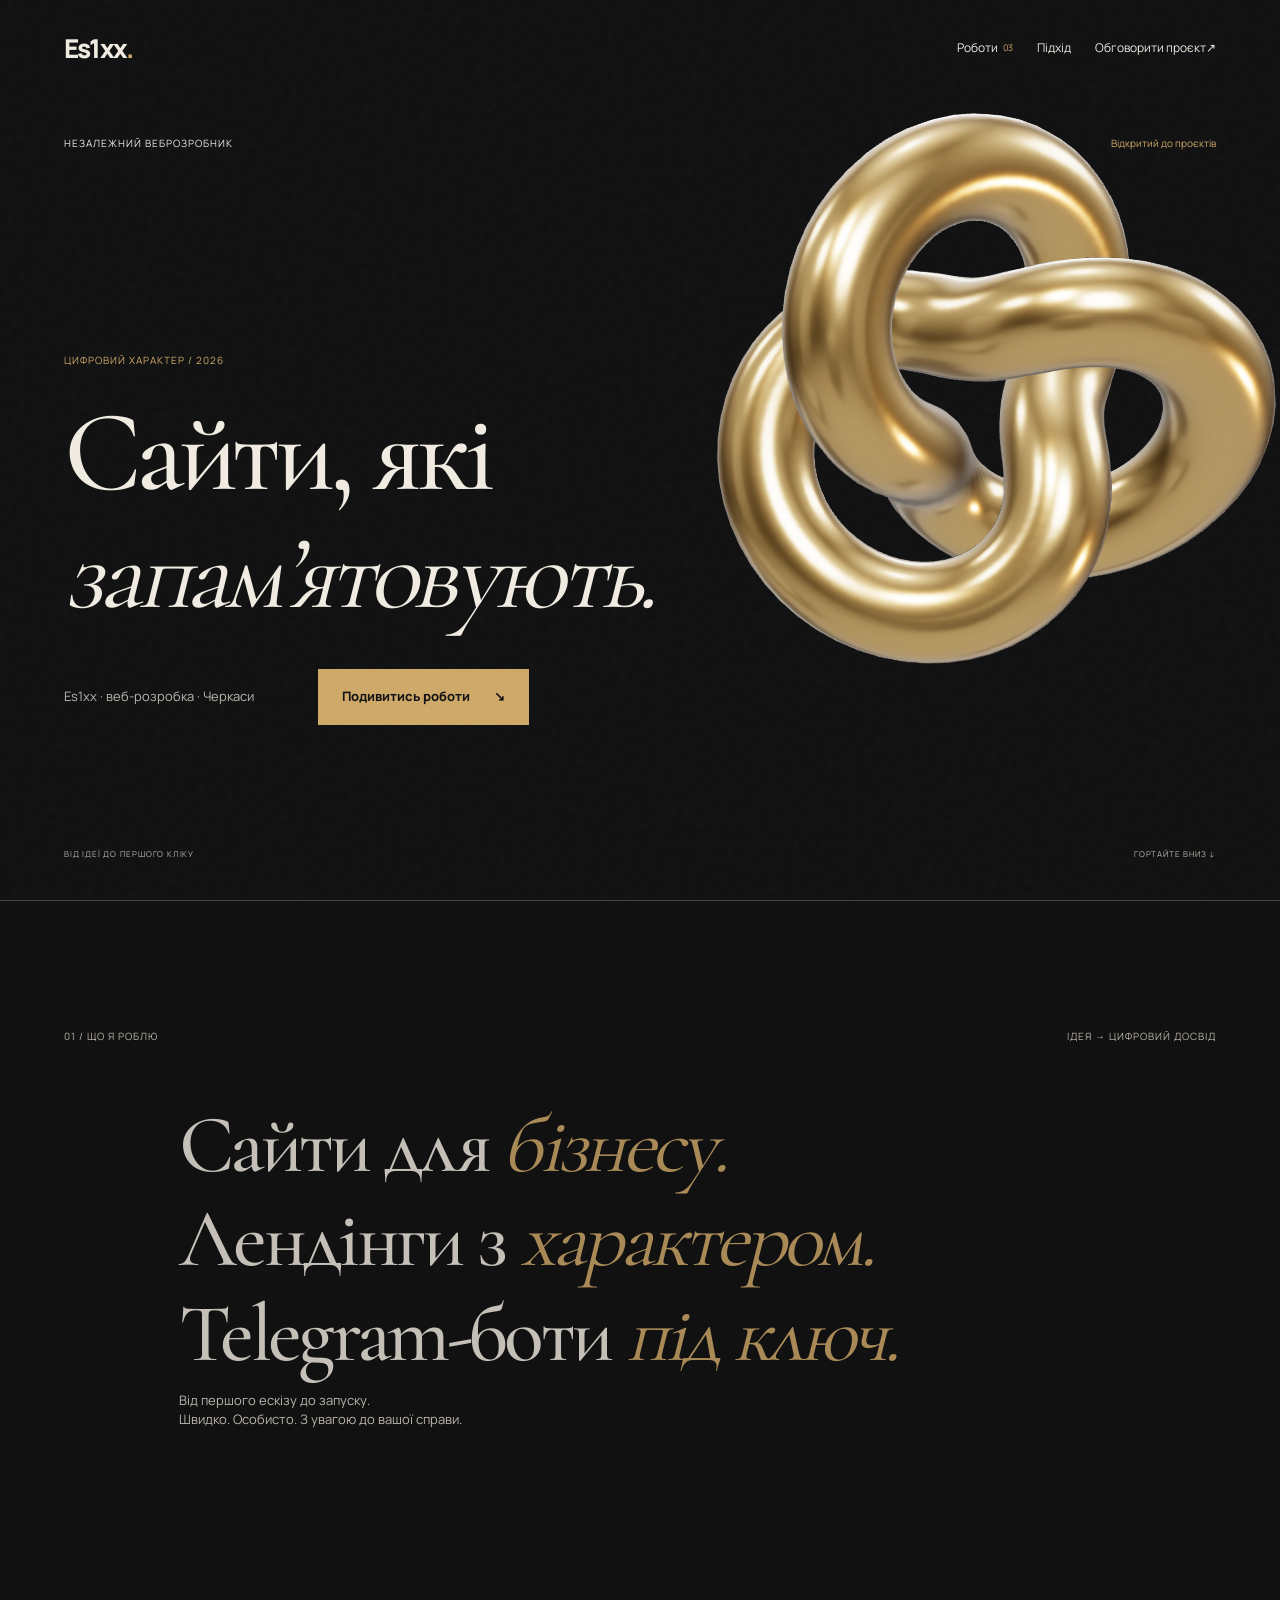
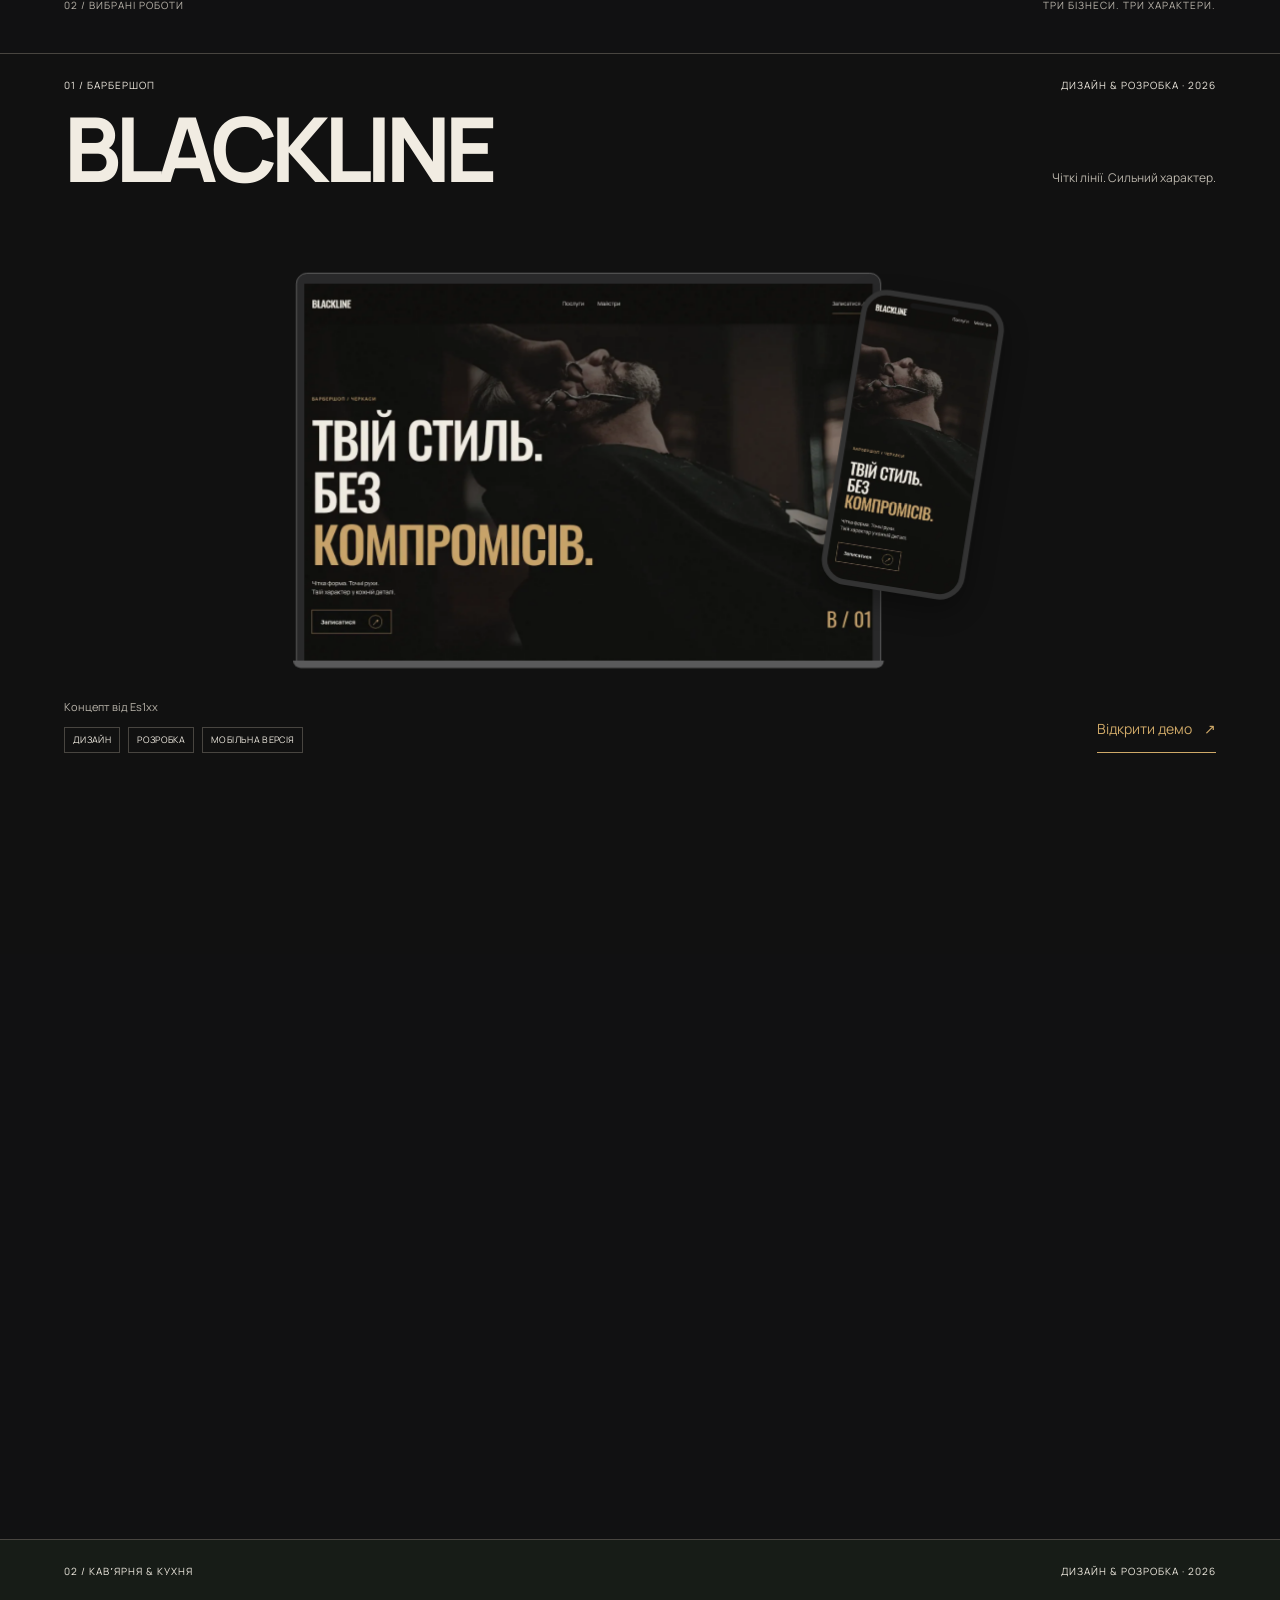
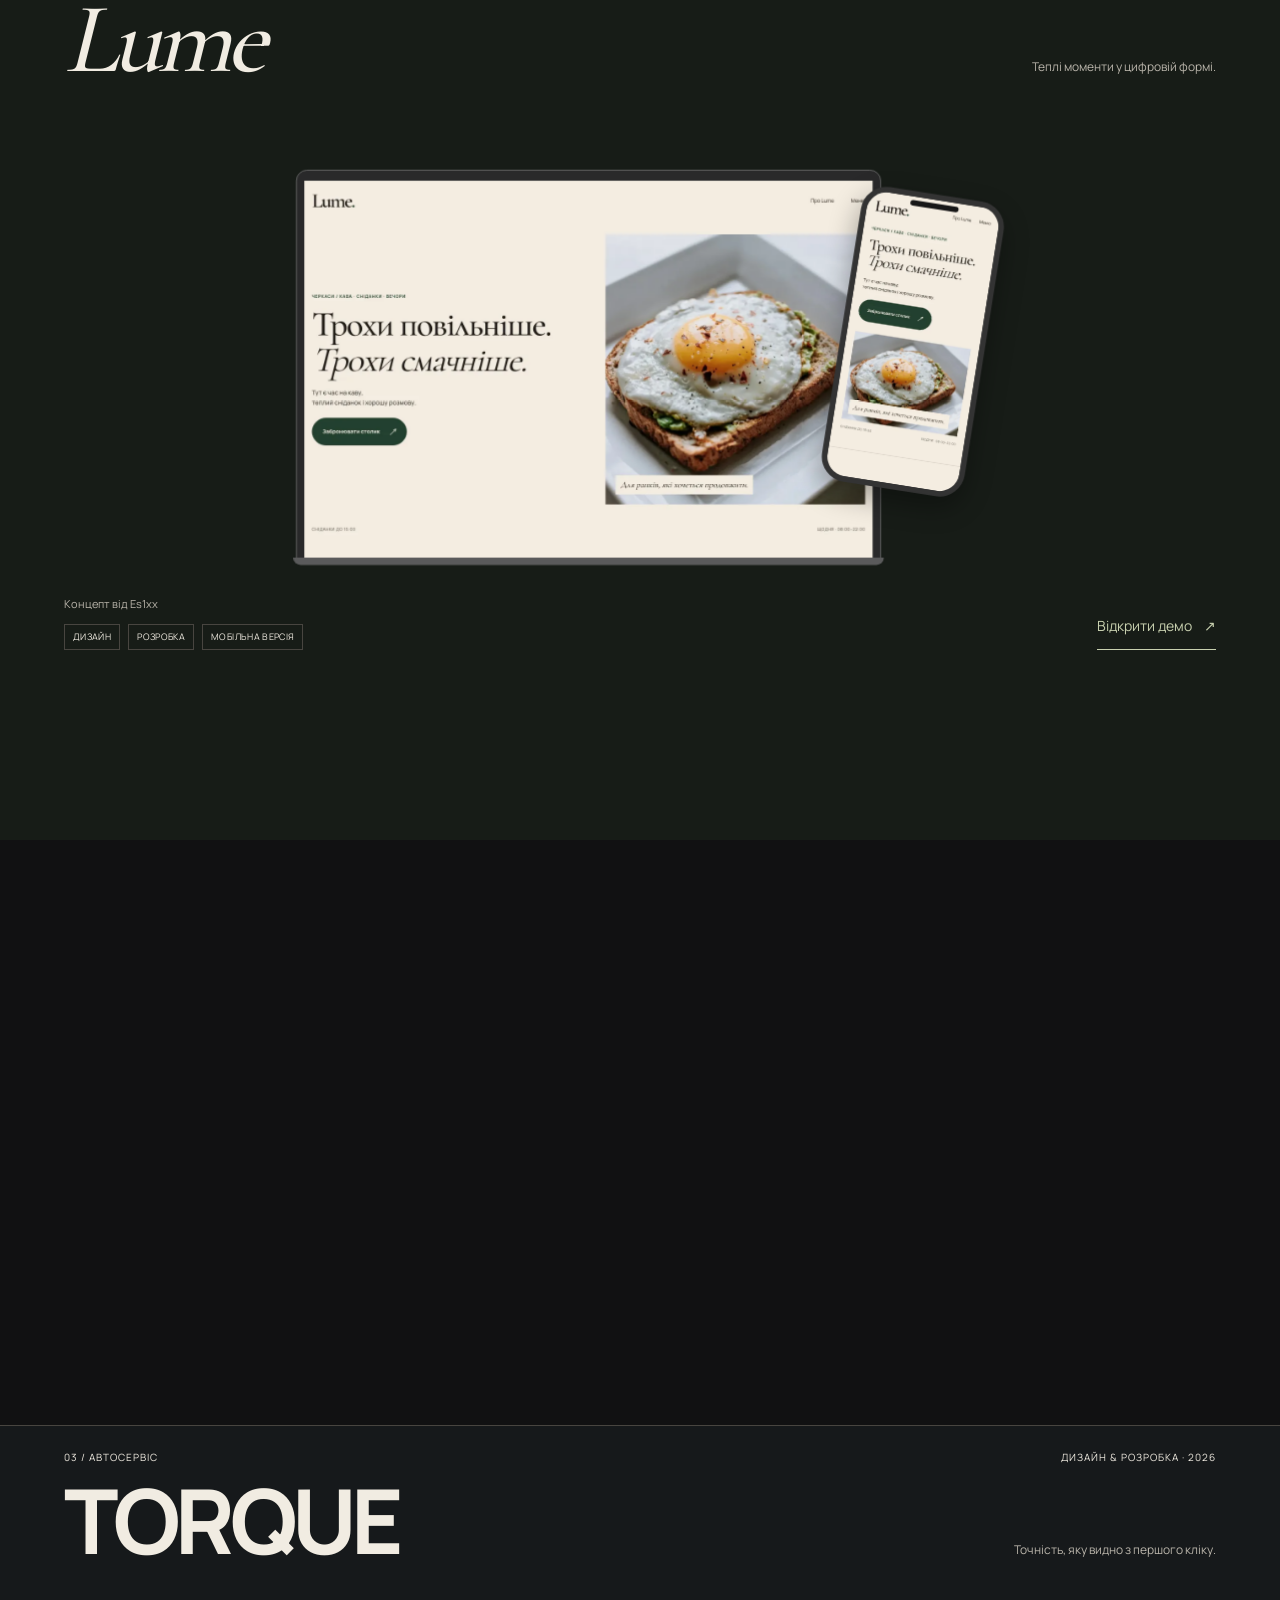
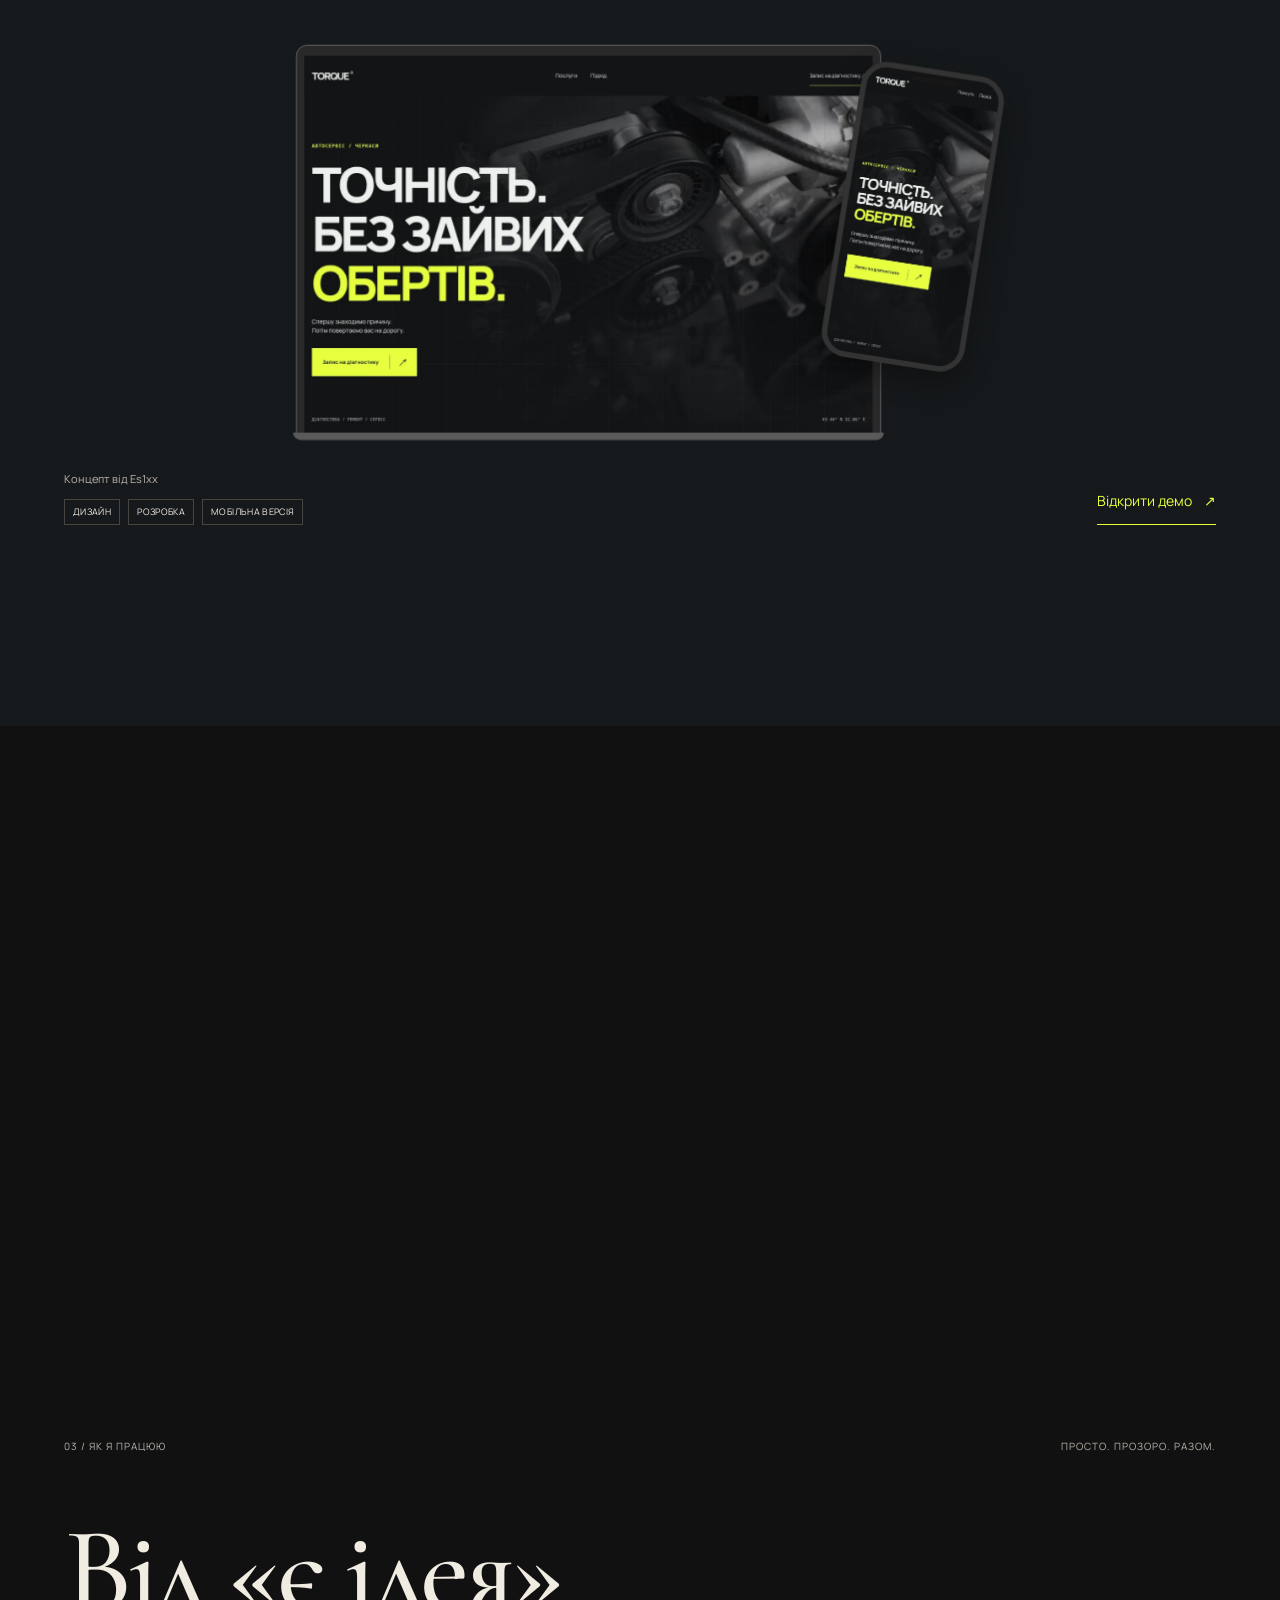
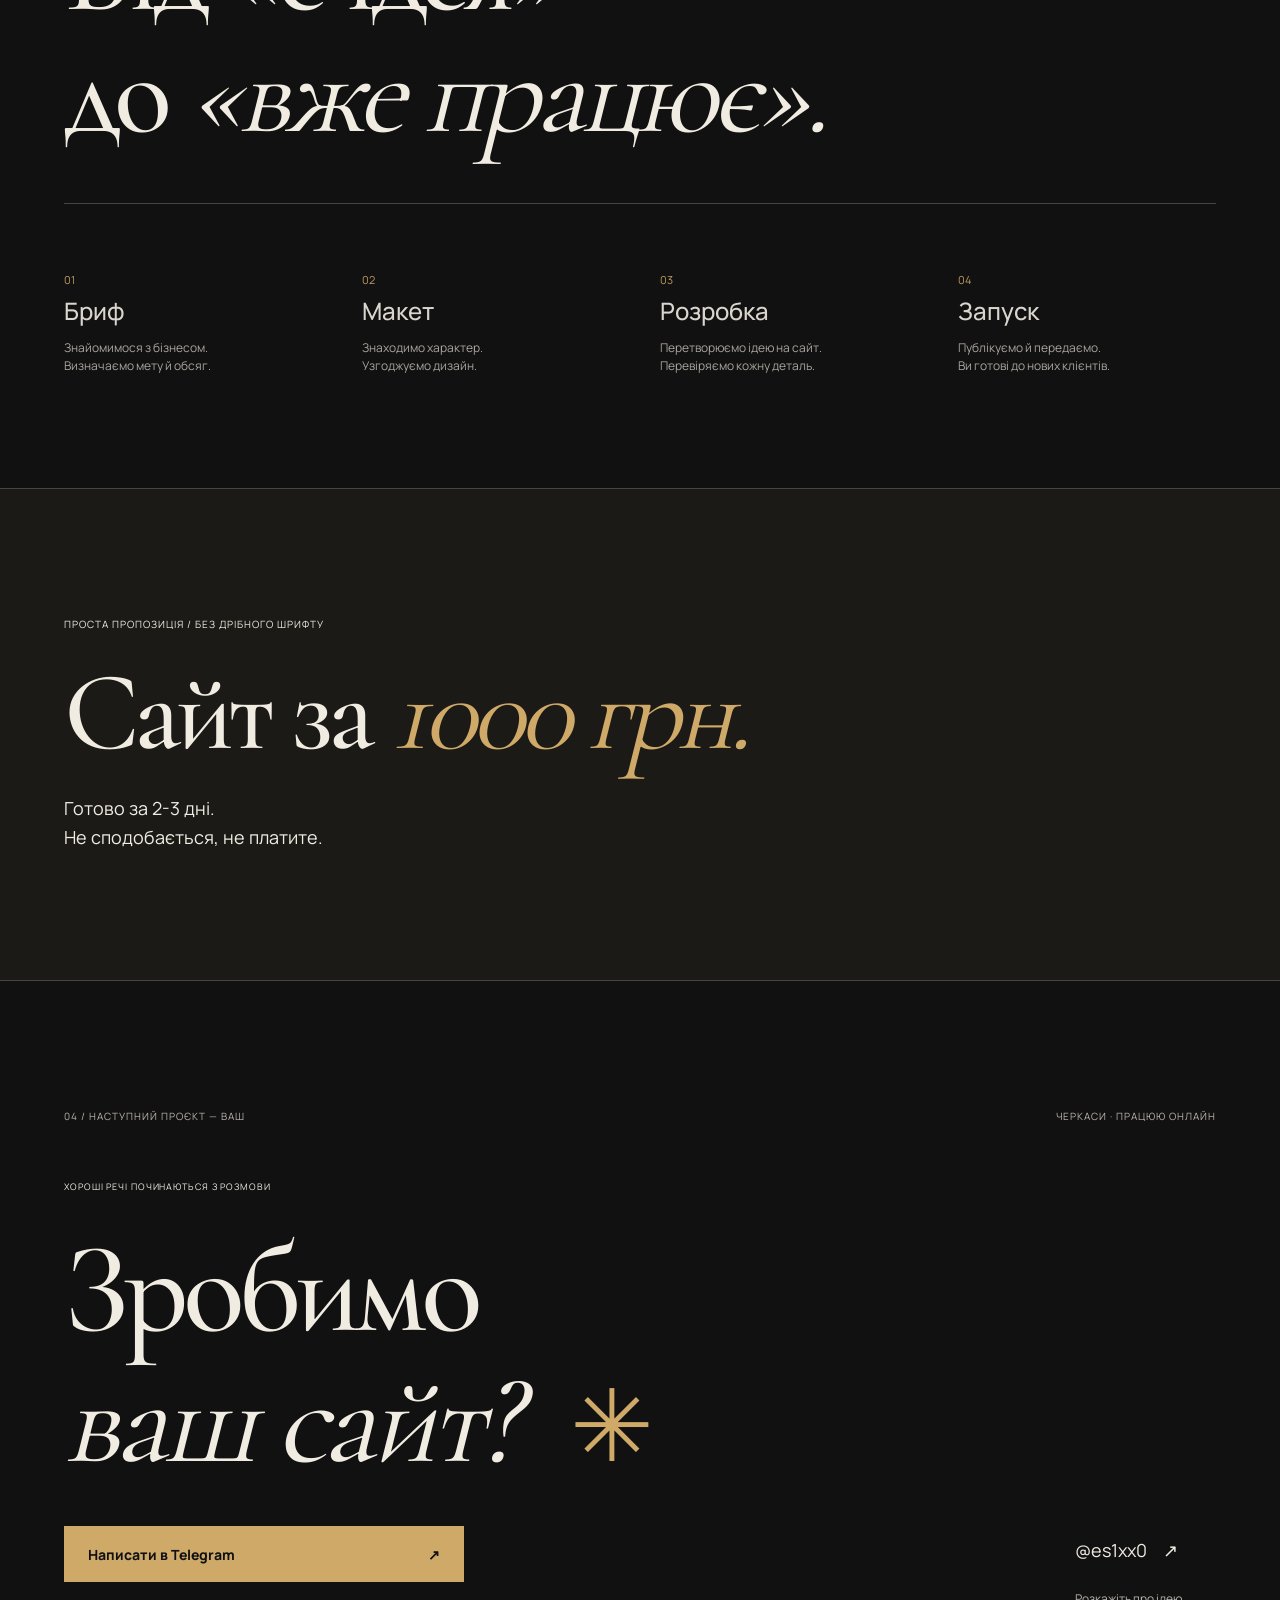
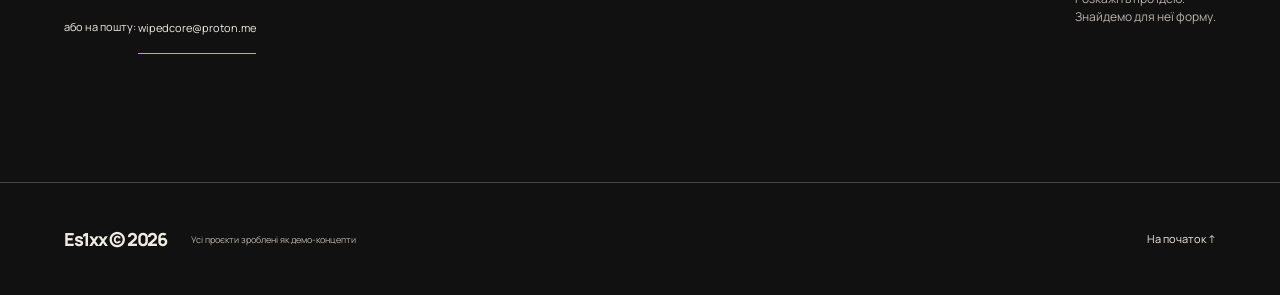
<file: index.html>
<!doctype html>
<html lang="uk">
  <head>
    <meta charset="utf-8" />
    <meta name="viewport" content="width=device-width,initial-scale=1" />
    <title>Es1xx — веброзробка у Черкасах</title>
    <meta
      name="description"
      content="Сайти, які запамʼятовують. Es1xx — сайти для бізнесу, лендінги й Telegram-боти під ключ. Дизайн, розробка, запуск."
    />
    <link rel="canonical" href="https://es1xx.github.io/" />
    <meta name="author" content="Es1xx" />
    <meta property="og:site_name" content="Es1xx — веброзробка" />
    <meta name="theme-color" content="#111112" />
    <meta property="og:type" content="website" />
    <meta property="og:locale" content="uk_UA" />
    <meta property="og:title" content="Es1xx — Сайти, які запамʼятовують" />
    <meta
      property="og:description"
      content="Веброзробка з увагою до вашого бізнесу. Від першої ідеї до запуску."
    />
    <meta property="og:url" content="https://es1xx.github.io/" />
    <meta
      property="og:image"
      content="https://es1xx.github.io/assets/og-es1xx.webp"
    />
    <meta property="og:image:width" content="1200" />
    <meta property="og:image:height" content="630" />
    <meta name="twitter:card" content="summary_large_image" />
    <link rel="icon" href="assets/es1xx-mark.svg" type="image/svg+xml" />
    <link
      rel="preload"
      href="assets/fonts/manrope-cyrillic-wght-normal.woff2"
      as="font"
      type="font/woff2"
      crossorigin
    />
    <link
      rel="preload"
      href="assets/fonts/manrope-latin-wght-normal.woff2"
      as="font"
      type="font/woff2"
      crossorigin
    />
    <link rel="preload" as="image" href="assets/knot.webp" fetchpriority="high"><link rel="stylesheet" href="assets/foundation.css" />
    <link rel="stylesheet" href="assets/portfolio.css" />
    <script>
      setTimeout(() => document.documentElement.classList.add("loaded"), 180);
    </script>
    <script type="module" src="assets/portfolio.js"></script>
    <noscript
      ><style>
        .preloader {
          display: none;
        }
      </style></noscript
    >
  </head>
  <body>
    <a class="skip" href="#main">До вмісту</a>
    <div class="preloader" aria-hidden="true">
      <span>Es1xx<span class="dot">.</span></span
      ><small>Ідея набуває форми</small>
    </div>
    <div class="cursor" aria-hidden="true"></div>
    <div class="scroll-meter" aria-hidden="true"></div>
    <div class="webgl">
      <img
        class="object-fallback"
        src="assets/knot.webp" fetchpriority="high"
        alt="Логотип Es1xx"
        width="700"
        height="700"
      /><canvas id="scene" aria-hidden="true"></canvas>
    </div>
    <header class="header">
      <a class="monogram" href="#home" aria-label="Es1xx — на початок"
        >Es1xx<span>.</span></a
      >
      <nav aria-label="Головна навігація">
        <a href="#works">Роботи <sup>03</sup></a
        ><a href="#process">Підхід</a
        ><a class="nav-contact" href="#contact"
          >Обговорити проєкт <span>↗</span></a
        >
      </nav>
    </header>
    <main id="main">
      <section class="hero" id="home" aria-labelledby="hero-title">
        <div class="hero-top">
          <span class="micro">Незалежний веброзробник</span
          ><span class="availability">Відкритий до проєктів</span>
        </div>
        <div class="hero-content">
          <span class="micro hero-index">Цифровий характер / 2026</span>
          <h1 id="hero-title">Сайти, які<br /><em>запамʼятовують.</em></h1>
          <div class="hero-caption">
            <p>Es1xx · веб-розробка · Черкаси</p>
            <a class="text-link magnetic" href="#works"
              >Подивитись роботи <span aria-hidden="true">↘</span></a
            >
          </div>
        </div>
        <div class="hero-bottom">
          <span class="micro">Від ідеї до першого кліку</span
          ><span class="micro">Гортайте вниз ↓</span>
        </div>
      </section>
      <section class="about section-shell" id="about">
        <div class="section-label">
          <span>01 / Що я роблю</span><span>Ідея → цифровий досвід</span>
        </div>
        <div class="about-copy">
          <h2>
            <span class="reveal-line">Сайти для <em>бізнесу.</em></span
            ><span class="reveal-line">Лендінги з <em>характером.</em></span
            ><span class="reveal-line">Telegram-боти <em>під ключ.</em></span>
          </h2>
          <p>
            Від першого ескізу до запуску.<br />Швидко. Особисто. З увагою до
            вашої справи.
          </p>
        </div>
      </section>
      <div id="works" class="works">
        <div class="section-label section-shell works-label">
          <span>02 / Вибрані роботи</span
          ><span>Три бізнеси. Три характери.</span>
        </div>
        <section
          class="project project-barbershop"
          data-accent="#c6a16d"
          aria-labelledby="project-01"
        >
          <div class="project-inner section-shell">
            <div class="project-top">
              <span class="micro">01 / Барбершоп</span
              ><span class="micro">Дизайн & розробка · 2026</span>
            </div>
            <div class="project-title">
              <h2 id="project-01">BLACKLINE</h2>
              <p>Чіткі лінії. Сильний характер.</p>
            </div>
            <a
              class="devices"
              href="barbershop/"
              aria-label="Переглянути демо BLACKLINE"
              ><div class="laptop">
                <div class="laptop-camera"></div>
                <div class="laptop-screen">
                  <img
                    src="assets/previews/barbershop-desktop.webp"
                    width="1440"
                    height="960"
                    loading="lazy"
                    decoding="async"
                    alt="Десктопна версія сайту BLACKLINE"
                  />
                </div>
                <div class="laptop-base"></div>
              </div>
              <div class="phone">
                <div class="phone-island"></div>
                <img
                  src="assets/previews/barbershop-mobile.webp"
                  width="390"
                  height="844"
                  loading="lazy"
                  decoding="async"
                  alt="Мобільна версія сайту BLACKLINE"
                />
              </div>
              <span class="preview-callout">Відкрити демо ↗</span></a
            >
            <div class="project-bottom">
              <div>
                <p>Концепт від Es1xx</p>
                <div class="project-tags">
                  <span>Дизайн</span><span>Розробка</span
                  ><span>Мобільна версія</span>
                </div>
              </div>
              <a class="demo-link magnetic" href="barbershop/"
                >Відкрити демо <span>↗</span></a
              >
            </div>
          </div>
        </section>
        <section
          class="project project-cafe"
          data-accent="#23412f"
          aria-labelledby="project-02"
        >
          <div class="project-inner section-shell">
            <div class="project-top">
              <span class="micro">02 / Кавʼярня & кухня</span
              ><span class="micro">Дизайн & розробка · 2026</span>
            </div>
            <div class="project-title">
              <h2 id="project-02">Lume</h2>
              <p>Теплі моменти у цифровій формі.</p>
            </div>
            <a class="devices" href="cafe/" aria-label="Переглянути демо Lume"
              ><div class="laptop">
                <div class="laptop-camera"></div>
                <div class="laptop-screen">
                  <img
                    src="assets/previews/cafe-desktop.webp"
                    width="1440"
                    height="960"
                    loading="lazy"
                    decoding="async"
                    alt="Десктопна версія сайту Lume"
                  />
                </div>
                <div class="laptop-base"></div>
              </div>
              <div class="phone">
                <div class="phone-island"></div>
                <img
                  src="assets/previews/cafe-mobile.webp"
                  width="390"
                  height="844"
                  loading="lazy"
                  decoding="async"
                  alt="Мобільна версія сайту Lume"
                />
              </div>
              <span class="preview-callout">Відкрити демо ↗</span></a
            >
            <div class="project-bottom">
              <div>
                <p>Концепт від Es1xx</p>
                <div class="project-tags">
                  <span>Дизайн</span><span>Розробка</span
                  ><span>Мобільна версія</span>
                </div>
              </div>
              <a class="demo-link magnetic" href="cafe/"
                >Відкрити демо <span>↗</span></a
              >
            </div>
          </div>
        </section>
        <section
          class="project project-autoservice"
          data-accent="#e6ff3d"
          aria-labelledby="project-03"
        >
          <div class="project-inner section-shell">
            <div class="project-top">
              <span class="micro">03 / Автосервіс</span
              ><span class="micro">Дизайн & розробка · 2026</span>
            </div>
            <div class="project-title">
              <h2 id="project-03">TORQUE</h2>
              <p>Точність, яку видно з першого кліку.</p>
            </div>
            <a
              class="devices"
              href="autoservice/"
              aria-label="Переглянути демо TORQUE"
              ><div class="laptop">
                <div class="laptop-camera"></div>
                <div class="laptop-screen">
                  <img
                    src="assets/previews/autoservice-desktop.webp"
                    width="1440"
                    height="960"
                    loading="lazy"
                    decoding="async"
                    alt="Десктопна версія сайту TORQUE"
                  />
                </div>
                <div class="laptop-base"></div>
              </div>
              <div class="phone">
                <div class="phone-island"></div>
                <img
                  src="assets/previews/autoservice-mobile.webp"
                  width="390"
                  height="844"
                  loading="lazy"
                  decoding="async"
                  alt="Мобільна версія сайту TORQUE"
                />
              </div>
              <span class="preview-callout">Відкрити демо ↗</span></a
            >
            <div class="project-bottom">
              <div>
                <p>Концепт від Es1xx</p>
                <div class="project-tags">
                  <span>Дизайн</span><span>Розробка</span
                  ><span>Мобільна версія</span>
                </div>
              </div>
              <a class="demo-link magnetic" href="autoservice/"
                >Відкрити демо <span>↗</span></a
              >
            </div>
          </div>
        </section>
      </div>
      <section class="process section-shell" id="process">
        <div class="section-label">
          <span>03 / Як я працюю</span><span>Просто. Прозоро. Разом.</span>
        </div>
        <h2>Від «є ідея»<br />до <em>«вже працює».</em></h2>
        <div class="steps">
          <div class="process-track" aria-hidden="true"><span></span></div>
          <article class="step">
            <span class="step-number">01</span>
            <h3>Бриф</h3>
            <p>Знайомимося з бізнесом.<br />Визначаємо мету й обсяг.</p>
          </article>
          <article class="step">
            <span class="step-number">02</span>
            <h3>Макет</h3>
            <p>Знаходимо характер.<br />Узгоджуємо дизайн.</p>
          </article>
          <article class="step">
            <span class="step-number">03</span>
            <h3>Розробка</h3>
            <p>Перетворюємо ідею на сайт.<br />Перевіряємо кожну деталь.</p>
          </article>
          <article class="step">
            <span class="step-number">04</span>
            <h3>Запуск</h3>
            <p>Публікуємо й передаємо.<br />Ви готові до нових клієнтів.</p>
          </article>
        </div>
      </section>
      <section class="offer section-shell">
        <p class="micro">Проста пропозиція / Без дрібного шрифту</p>
        <h2>Сайт за <em>1000 грн.</em></h2>
        <p>Готово за 2-3 дні.<br />Не сподобається, не платите.</p>
      </section>
      <section class="contact section-shell" id="contact">
        <div class="section-label">
          <span>04 / Наступний проєкт — ваш</span
          ><span>Черкаси · Працюю онлайн</span>
        </div>
        <span class="micro">Хороші речі починаються з розмови</span>
        <h2>
          Зробимо<br /><em>ваш сайт?</em
          ><span class="contact-star" aria-hidden="true">✳</span>
        </h2>
        <div class="contact-bottom">
          <div class="contact-primary">
            <a
              class="contact-button magnetic"
              href="https://t.me/es1xx0"
              target="_blank"
              rel="noopener noreferrer"
              >Написати в Telegram <span aria-hidden="true">↗</span></a
            >
            <p class="email-fallback">
              або на пошту:
              <a href="mailto:wipedcore@proton.me">wipedcore@proton.me</a>
            </p>
          </div>
          <div class="contact-aside">
            <a
              class="contact-handle"
              href="https://t.me/es1xx0"
              target="_blank"
              rel="noopener noreferrer"
              >@es1xx0 <span aria-hidden="true">↗</span></a
            >
            <p>Розкажіть про ідею.<br />Знайдемо для неї форму.</p>
          </div>
        </div>
      </section>
    </main>
    <footer class="footer section-shell">
      <a href="#home" class="footer-brand">Es1xx © 2026</a>
      <div class="footer-contacts">
        <a href="https://t.me/es1xx0" target="_blank" rel="noopener noreferrer"
          >@es1xx0</a
        ><a href="mailto:wipedcore@proton.me">wipedcore@proton.me</a>
      </div>
      <p>Усі проєкти зроблені як демо-концепти</p>
      <a href="#home" class="back-top">На початок ↑</a>
    </footer>
  </body>
</html>
</file>
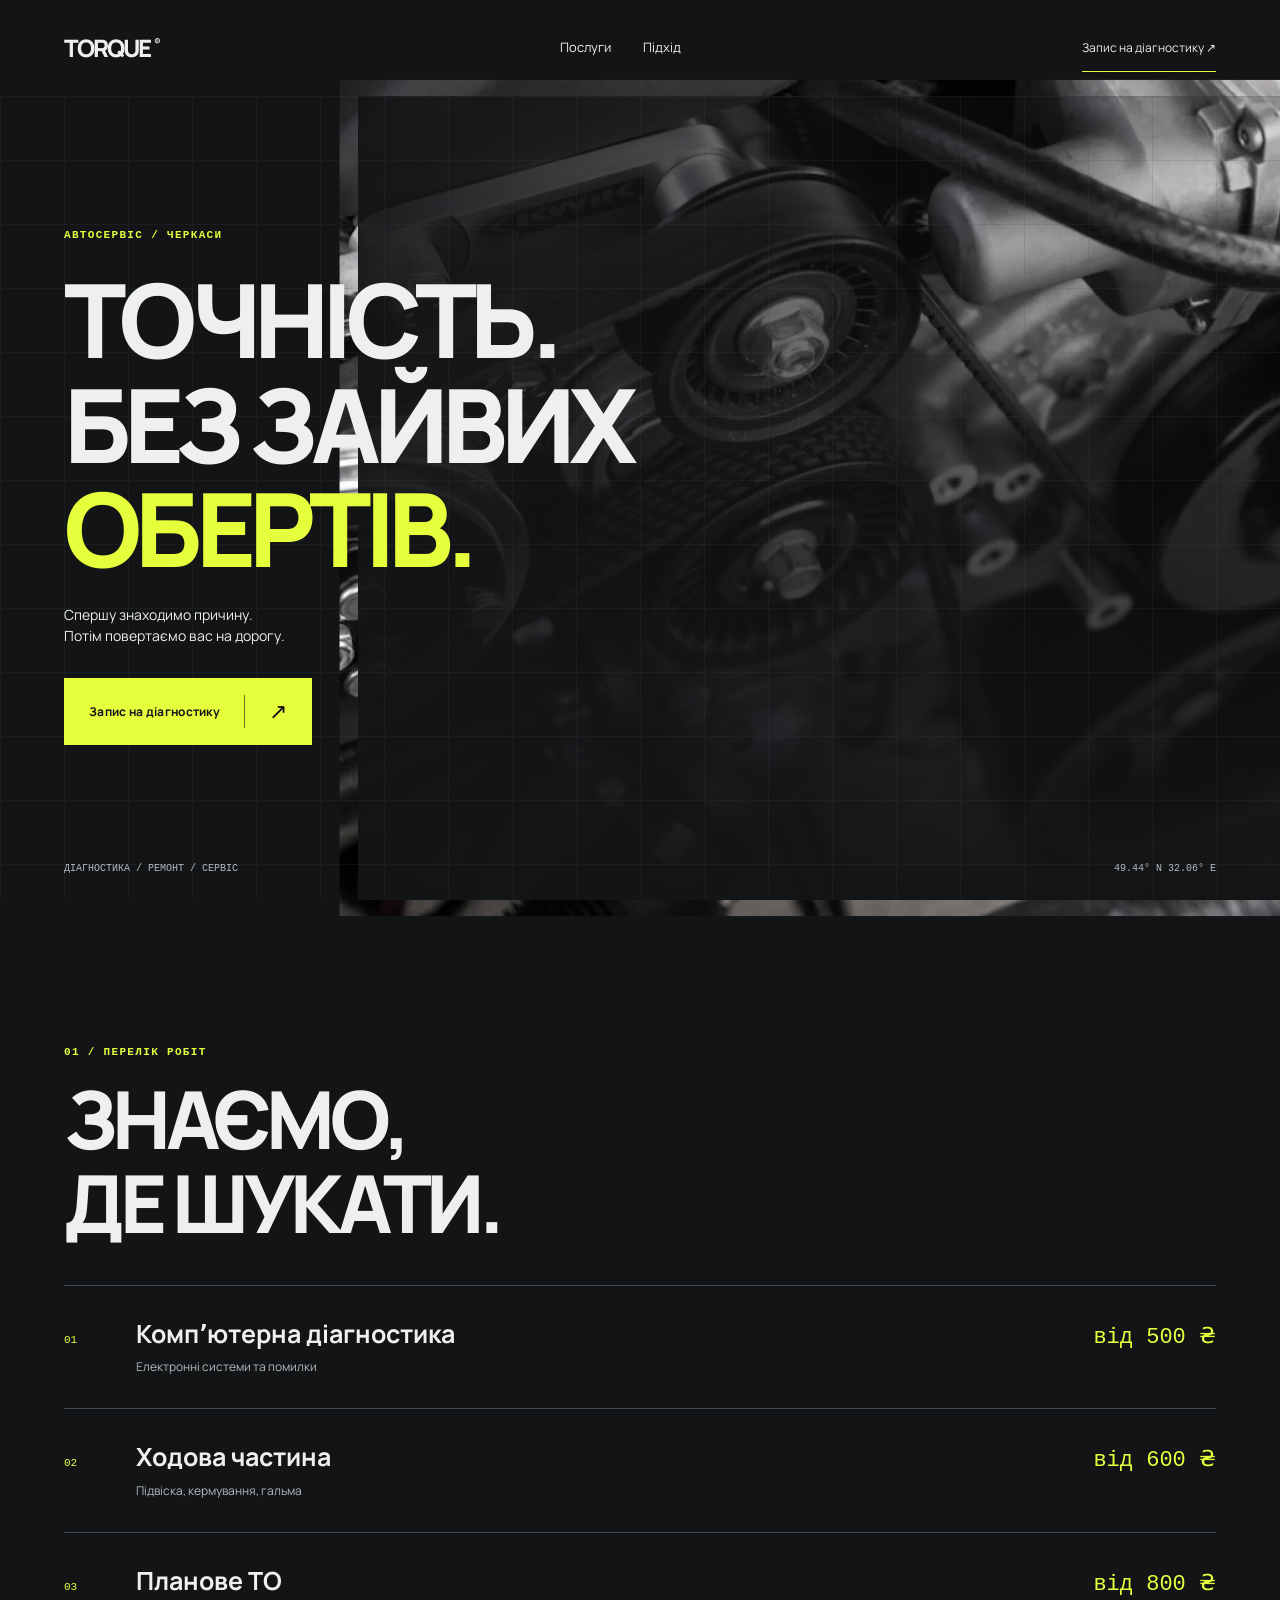
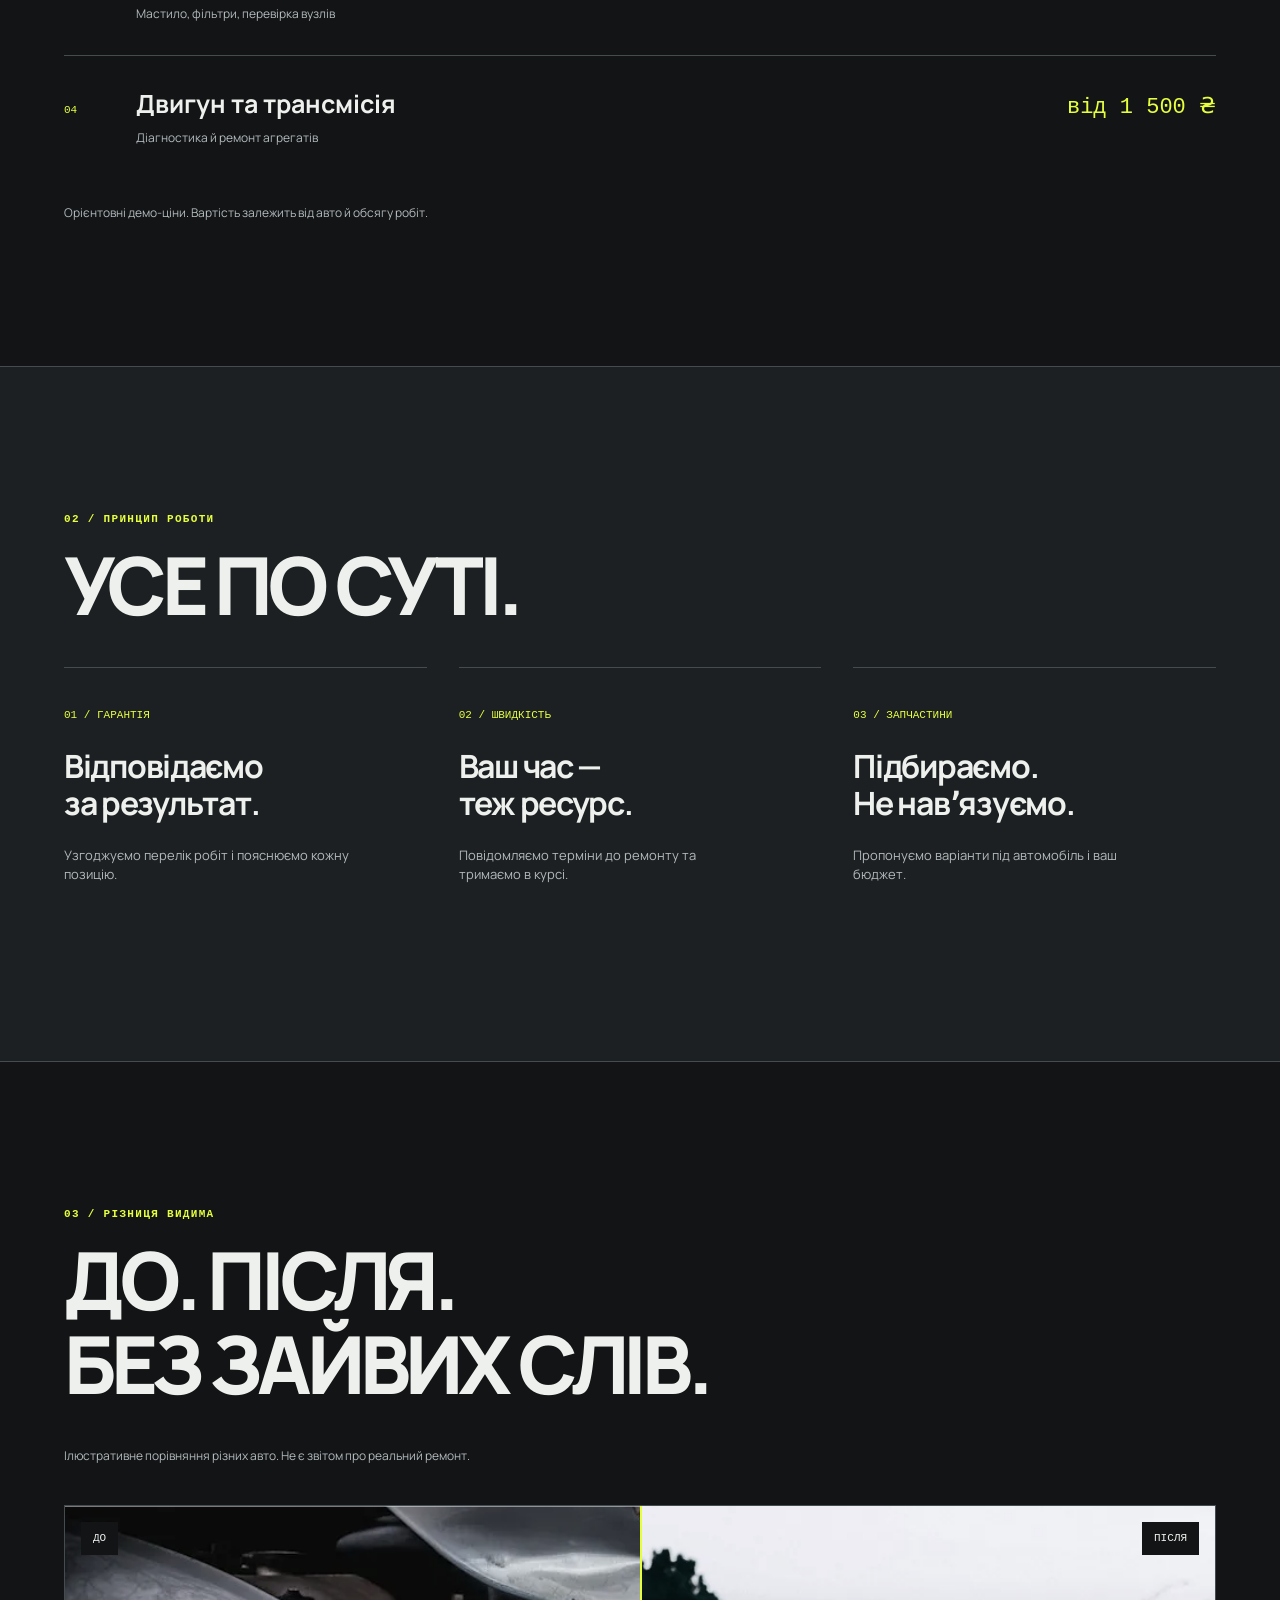
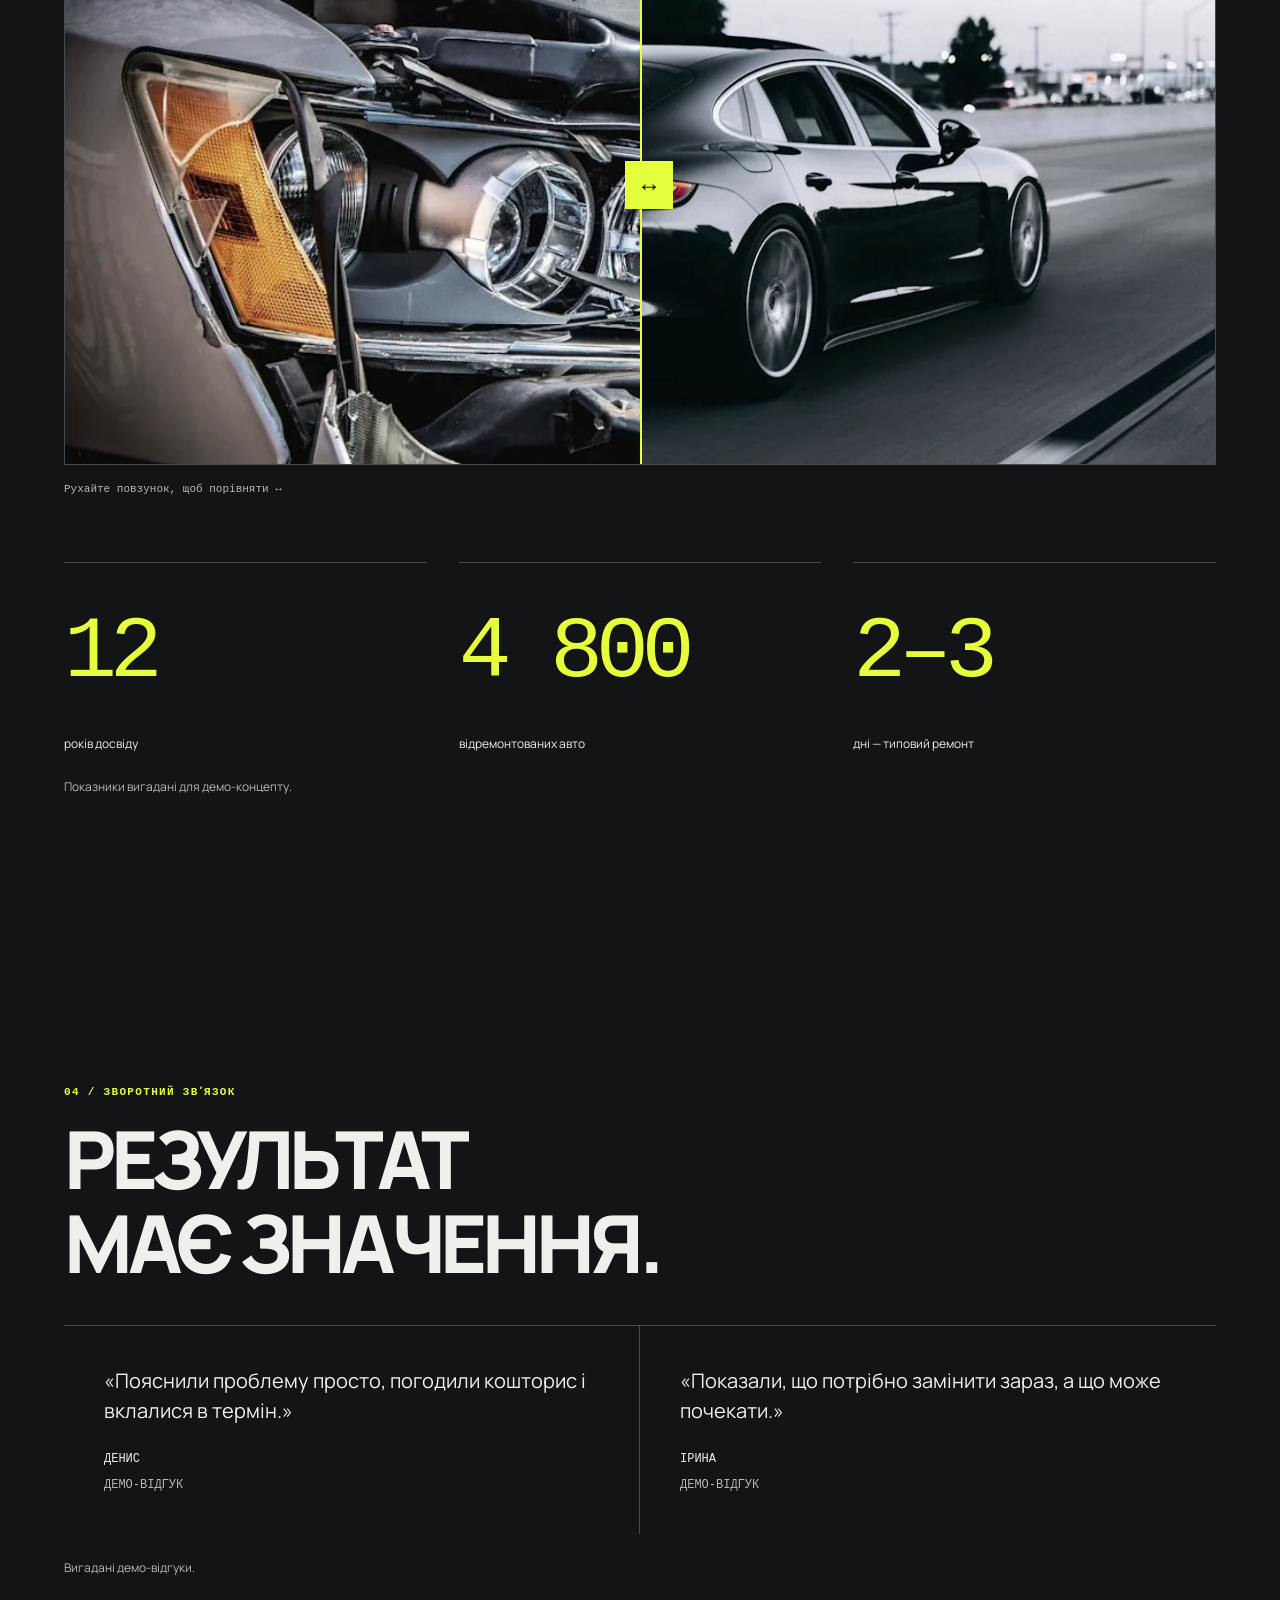
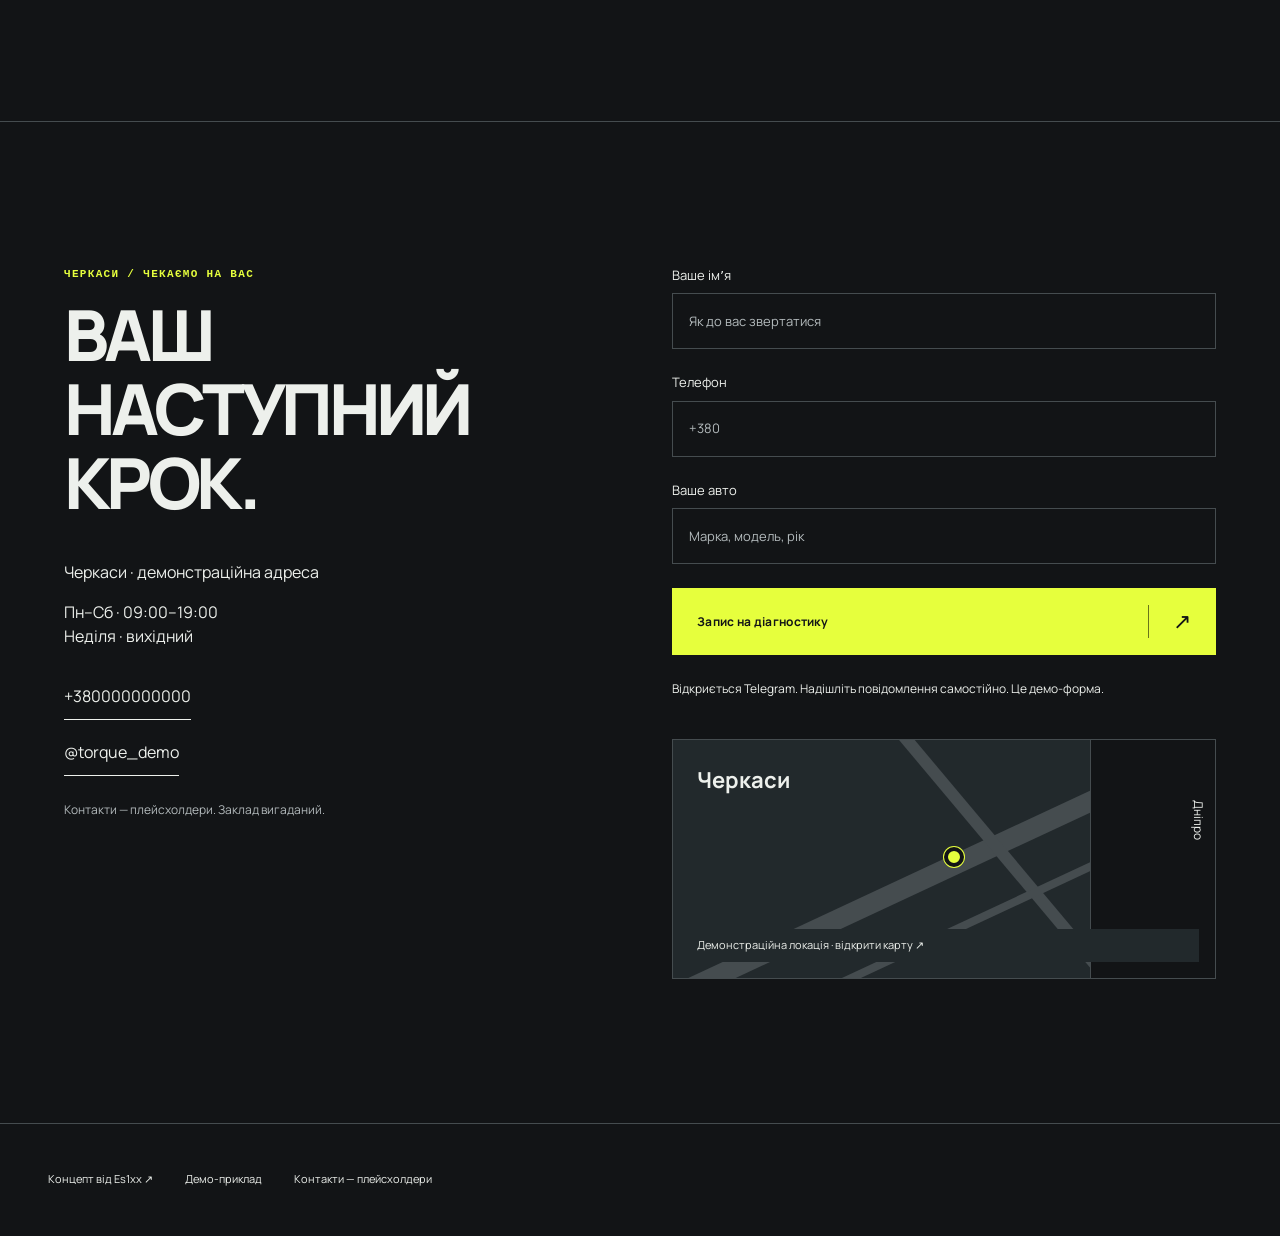
<file: autoservice/index.html>
<!doctype html>
<html lang="uk">
  <head>
    <meta charset="utf-8" />
    <meta name="viewport" content="width=device-width,initial-scale=1" />
    <title>TORQUE — автосервіс у Черкасах | Демо</title>
    <meta
      name="description"
      content="Діагностика та ремонт без зайвих припущень. Демо-концепт автосервісу TORQUE від Es1xx."
    />
    <meta name="theme-color" content="#121416" />
    <link rel="canonical" href="https://es1xx.github.io/autoservice/" />
    <meta property="og:url" content="https://es1xx.github.io/autoservice/" />
    <meta property="og:site_name" content="TORQUE · Демо від Es1xx" />
    <meta property="og:type" content="website" />
    <meta property="og:locale" content="uk_UA" />
    <meta property="og:title" content="TORQUE — автосервіс у Черкасах | Демо" />
    <meta
      property="og:description"
      content="Діагностика та ремонт без зайвих припущень. Демо-концепт автосервісу TORQUE від Es1xx."
    />
    <meta
      property="og:image"
      content="https://es1xx.github.io/assets/og-es1xx.webp"
    />
    <link rel="icon" href="../assets/torque-icon.svg" type="image/svg+xml" />
    <link rel="stylesheet" href="../assets/foundation.css" />
    <link rel="stylesheet" href="../assets/torque.css" />
    <script src="../assets/demo.js" defer></script>
  </head>
  <body class="torque">
    <a class="skip" href="#main">До вмісту</a>
    <header class="mast">
      <a class="brand" href="#home">TORQUE<span>®</span></a>
      <nav aria-label="Навігація">
        <a href="#services">Послуги</a><a href="#approach">Підхід</a>
      </nav>
      <a class="header-cta" href="#contact">Запис на діагностику ↗</a>
    </header>
    <main id="main">
      <section class="hero" id="home">
        <div class="hero-image">
          <img
            class=""
            src="../assets/photos/torque-hero.webp"
            width="1200"
            height="675"
            alt="Майстер працює з двигуном автомобіля"
            fetchpriority="high"
          />
        </div>
        <div class="tech-grid" aria-hidden="true"></div>
        <div class="hero-content">
          <p class="eyebrow">Автосервіс / Черкаси</p>
          <h1>ТОЧНІСТЬ.<br />БЕЗ ЗАЙВИХ<br /><span>ОБЕРТІВ.</span></h1>
          <p>Спершу знаходимо причину.<br />Потім повертаємо вас на дорогу.</p>
          <a class="button hero-cta" href="#contact"
            >Запис на діагностику <span aria-hidden="true">↗</span></a
          >
        </div>
        <div class="hero-spec">
          <span>ДІАГНОСТИКА / РЕМОНТ / СЕРВІС</span
          ><span>49.44° N 32.06° E</span>
        </div>
      </section>
      <section class="section services" id="services">
        <p class="eyebrow">01 / Перелік робіт</p>
        <h2>ЗНАЄМО,<br />ДЕ ШУКАТИ.</h2>
        <div class="service-table">
          <article>
            <span>01</span>
            <div>
              <h3>Компʼютерна діагностика</h3>
              <p>Електронні системи та помилки</p>
            </div>
            <strong>від 500 ₴</strong>
          </article>
          <article>
            <span>02</span>
            <div>
              <h3>Ходова частина</h3>
              <p>Підвіска, кермування, гальма</p>
            </div>
            <strong>від 600 ₴</strong>
          </article>
          <article>
            <span>03</span>
            <div>
              <h3>Планове ТО</h3>
              <p>Мастило, фільтри, перевірка вузлів</p>
            </div>
            <strong>від 800 ₴</strong>
          </article>
          <article>
            <span>04</span>
            <div>
              <h3>Двигун та трансмісія</h3>
              <p>Діагностика й ремонт агрегатів</p>
            </div>
            <strong>від 1 500 ₴</strong>
          </article>
        </div>
        <p class="disclaimer">
          Орієнтовні демо-ціни. Вартість залежить від авто й обсягу робіт.
        </p>
      </section>
      <section class="section approach" id="approach">
        <p class="eyebrow">02 / Принцип роботи</p>
        <h2>УСЕ ПО СУТІ.</h2>
        <div class="reasons">
          <article>
            <span>01 / ГАРАНТІЯ</span>
            <h3>Відповідаємо<br />за результат.</h3>
            <p>Узгоджуємо перелік робіт і пояснюємо кожну позицію.</p>
          </article>
          <article>
            <span>02 / ШВИДКІСТЬ</span>
            <h3>Ваш час —<br />теж ресурс.</h3>
            <p>Повідомляємо терміни до ремонту та тримаємо в курсі.</p>
          </article>
          <article>
            <span>03 / ЗАПЧАСТИНИ</span>
            <h3>Підбираємо.<br />Не навʼязуємо.</h3>
            <p>Пропонуємо варіанти під автомобіль і ваш бюджет.</p>
          </article>
        </div>
      </section>
      <section class="section results">
        <div class="result-heading">
          <p class="eyebrow">03 / Різниця видима</p>
          <h2>ДО. ПІСЛЯ.<br />БЕЗ ЗАЙВИХ СЛІВ.</h2>
          <p class="disclaimer">
            Ілюстративне порівняння різних авто. Не є звітом про реальний
            ремонт.
          </p>
        </div>
        <div class="comparison" style="--split: 50%">
          <div class="before">
            <img
              class=""
              src="../assets/photos/car-before.webp"
              width="1000"
              height="667"
              alt="Автомобіль до відновлення"
              loading="lazy"
              decoding="async"
            /><span>ДО</span>
          </div>
          <div class="after">
            <img
              class=""
              src="../assets/photos/car-after.webp"
              width="1200"
              height="800"
              alt="Чистий доглянутий автомобіль після відновлення"
              loading="lazy"
              decoding="async"
            /><span>ПІСЛЯ</span>
          </div>
          <div class="comparison-line" aria-hidden="true">↔</div>
          <input
            type="range"
            min="0"
            max="100"
            value="50"
            aria-label="Порівняти фото до та після"
          />
        </div>
        <p class="range-hint">Рухайте повзунок, щоб порівняти ↔</p>
        <div class="stats">
          <div>
            <strong data-count="12">12</strong><span>років досвіду</span>
          </div>
          <div>
            <strong data-count="4800">4 800</strong
            ><span>відремонтованих авто</span>
          </div>
          <div>
            <strong
              ><span data-count="2">2</span>–<span data-count="3"
                >3</span
              ></strong
            ><span>дні — типовий ремонт</span>
          </div>
        </div>
        <p class="disclaimer">Показники вигадані для демо-концепту.</p>
      </section>
      <section class="section">
        <p class="eyebrow">04 / Зворотний звʼязок</p>
        <h2>РЕЗУЛЬТАТ<br />МАЄ ЗНАЧЕННЯ.</h2>
        <div class="reviews">
          <figure>
            <blockquote>
              «Пояснили проблему просто, погодили кошторис і вклалися в термін.»
            </blockquote>
            <figcaption>Денис <span>Демо-відгук</span></figcaption>
          </figure>
          <figure>
            <blockquote>
              «Показали, що потрібно замінити зараз, а що може почекати.»
            </blockquote>
            <figcaption>Ірина <span>Демо-відгук</span></figcaption>
          </figure>
        </div>
        <p class="disclaimer">Вигадані демо-відгуки.</p>
      </section>
      <section id="contact" class="contact section">
        <div class="contact-copy">
          <p class="eyebrow">Черкаси / Чекаємо на вас</p>
          <h2>ВАШ НАСТУПНИЙ<br />КРОК.</h2>
          <p>Черкаси · демонстраційна адреса</p>
          <p>Пн–Сб · 09:00–19:00<br />Неділя · вихідний</p>
          <div class="contact-links">
            <a href="tel:+380000000000">+380000000000</a
            ><a href="https://t.me/torque_demo">@torque_demo</a>
          </div>
          <p class="disclaimer">Контакти — плейсхолдери. Заклад вигаданий.</p>
        </div>
        <div class="contact-action">
          <form data-telegram="torque_demo">
            <label
              >Ваше імʼя<input
                name="name"
                autocomplete="given-name"
                required
                placeholder="Як до вас звертатися" /></label
            ><label
              >Телефон<input
                name="phone"
                type="tel"
                autocomplete="tel"
                required
                pattern="[+0-9 ()-]{7,20}"
                placeholder="+380" /></label
            ><label
              >Ваше авто<input
                name="details"
                required
                placeholder="Марка, модель, рік" /></label
            ><button class="button" type="submit">
              Запис на діагностику <span aria-hidden="true">↗</span>
            </button>
            <p class="form-note">
              Відкриється Telegram. Надішліть повідомлення самостійно. Це
              демо-форма.
            </p>
          </form>
          <a
            class="local-map"
            href="https://www.openstreetmap.org/#map=15/49.444/32.060"
            target="_blank"
            rel="noopener"
            ><span class="map-street s1"></span
            ><span class="map-street s2"></span
            ><span class="map-street s3"></span
            ><span class="map-river">Дніпро</span><span class="map-dot"></span
            ><strong>Черкаси</strong
            ><small>Демонстраційна локація · відкрити карту ↗</small></a
          >
        </div>
      </section>
    </main>
    <footer>
      <a href="../">Концепт від Es1xx ↗</a><span>Демо-приклад</span
      ><span>Контакти — плейсхолдери</span>
    </footer>
    <div class="mobile-dock" hidden>
      <a class="button" href="#contact"
        >Запис на діагностику <span aria-hidden="true">↗</span></a
      >
    </div>
  </body>
</html>
</file>
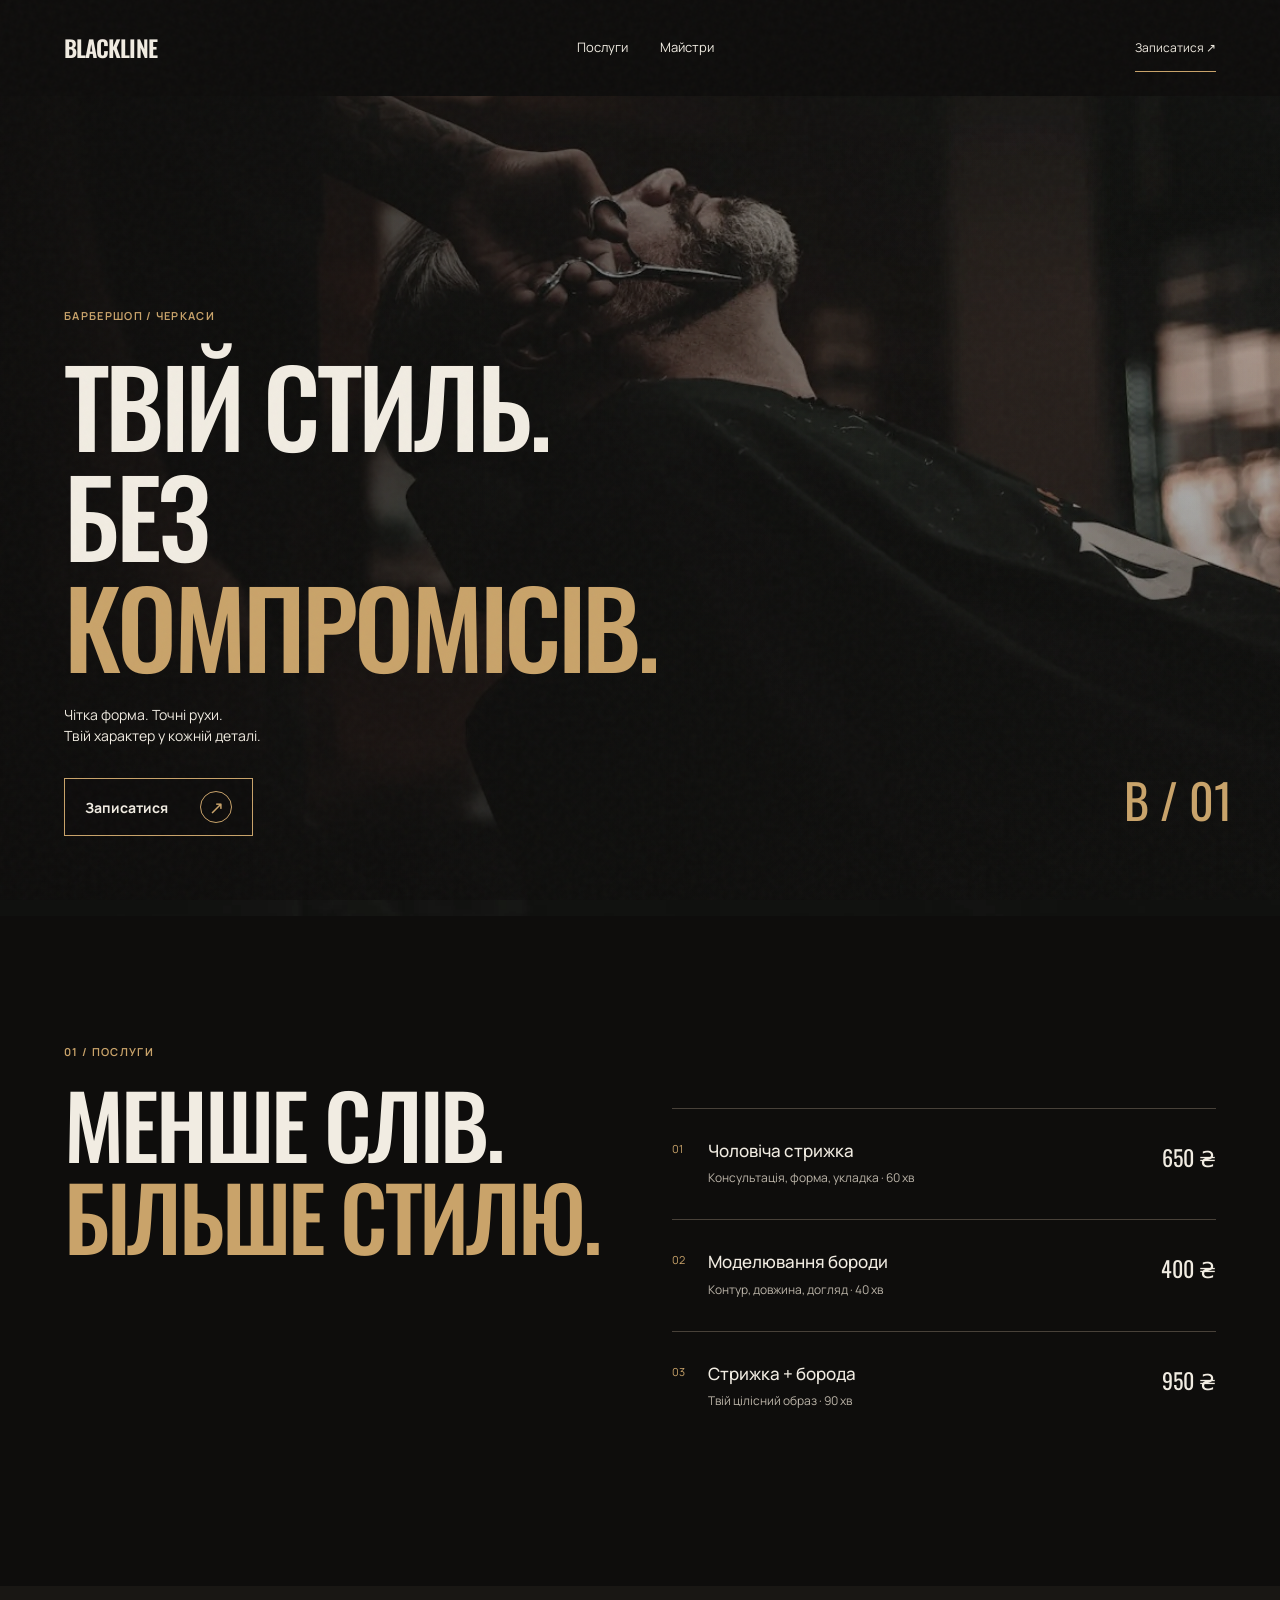
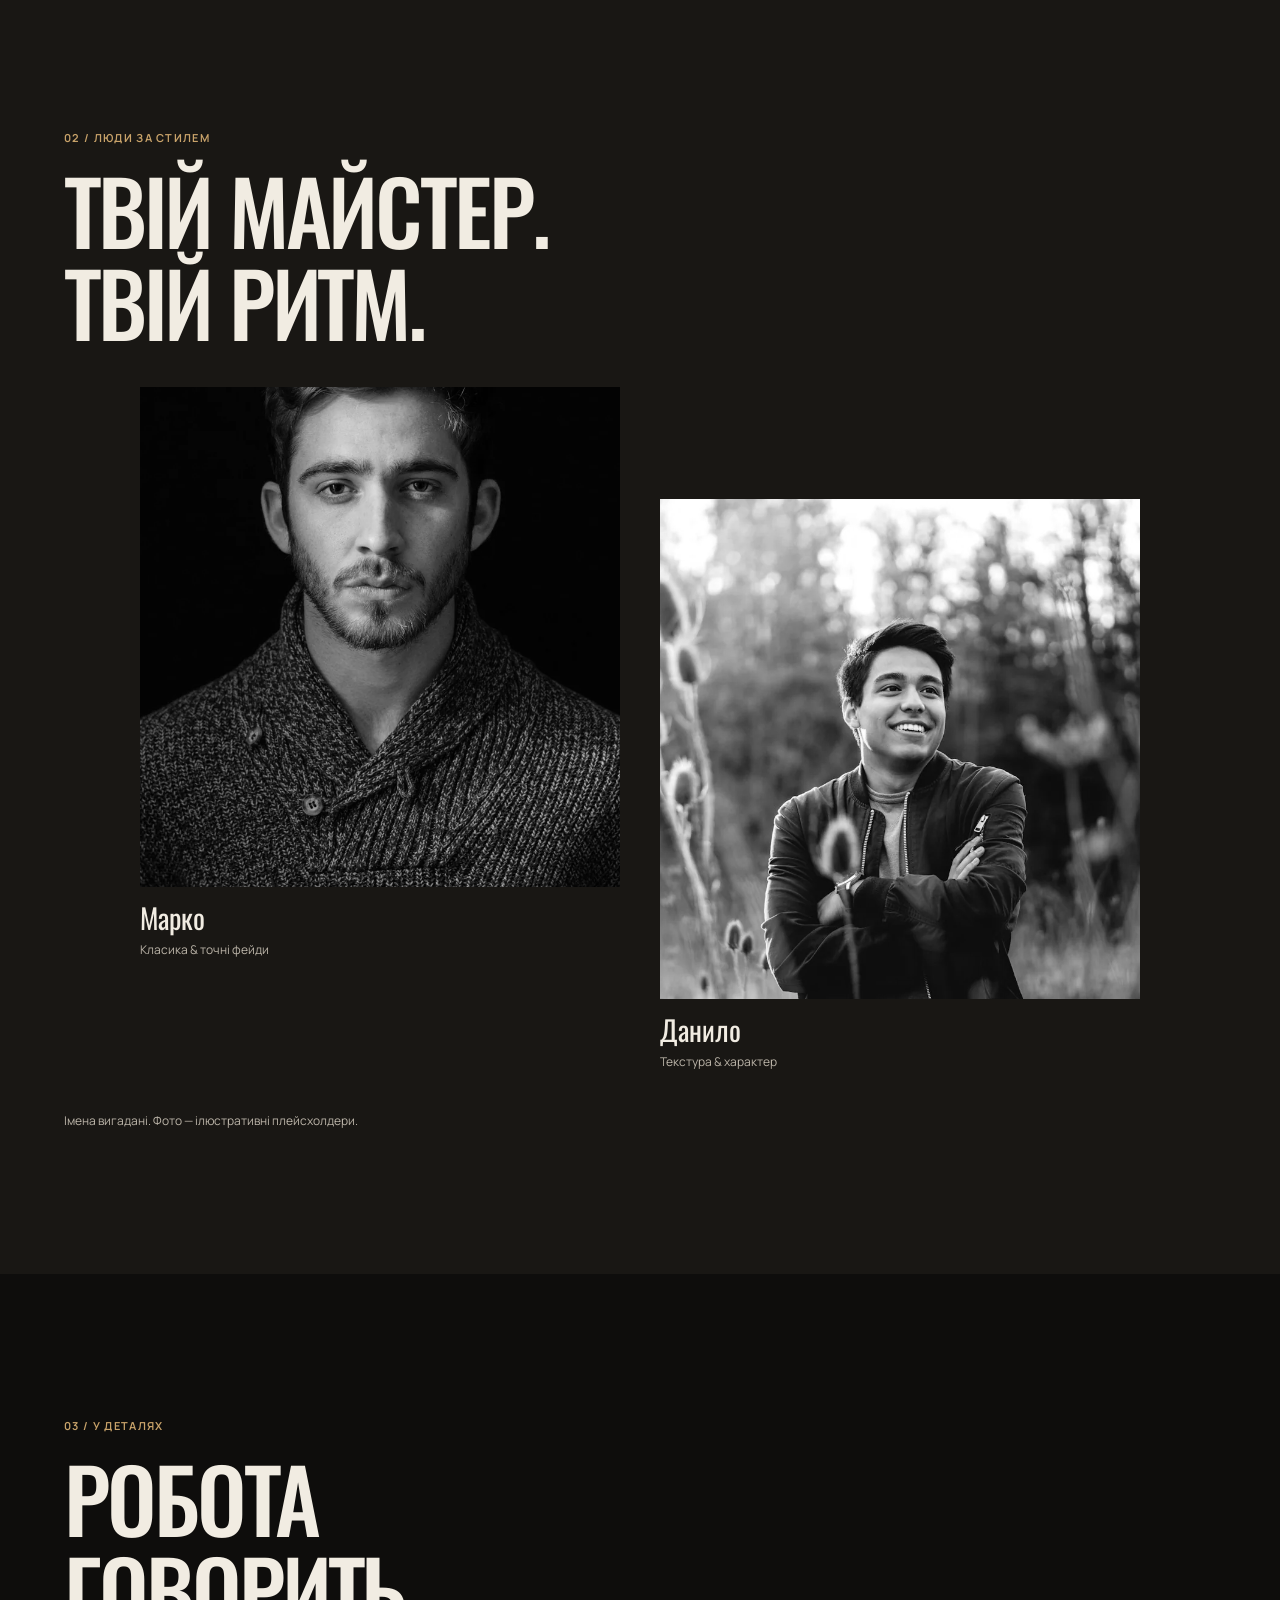
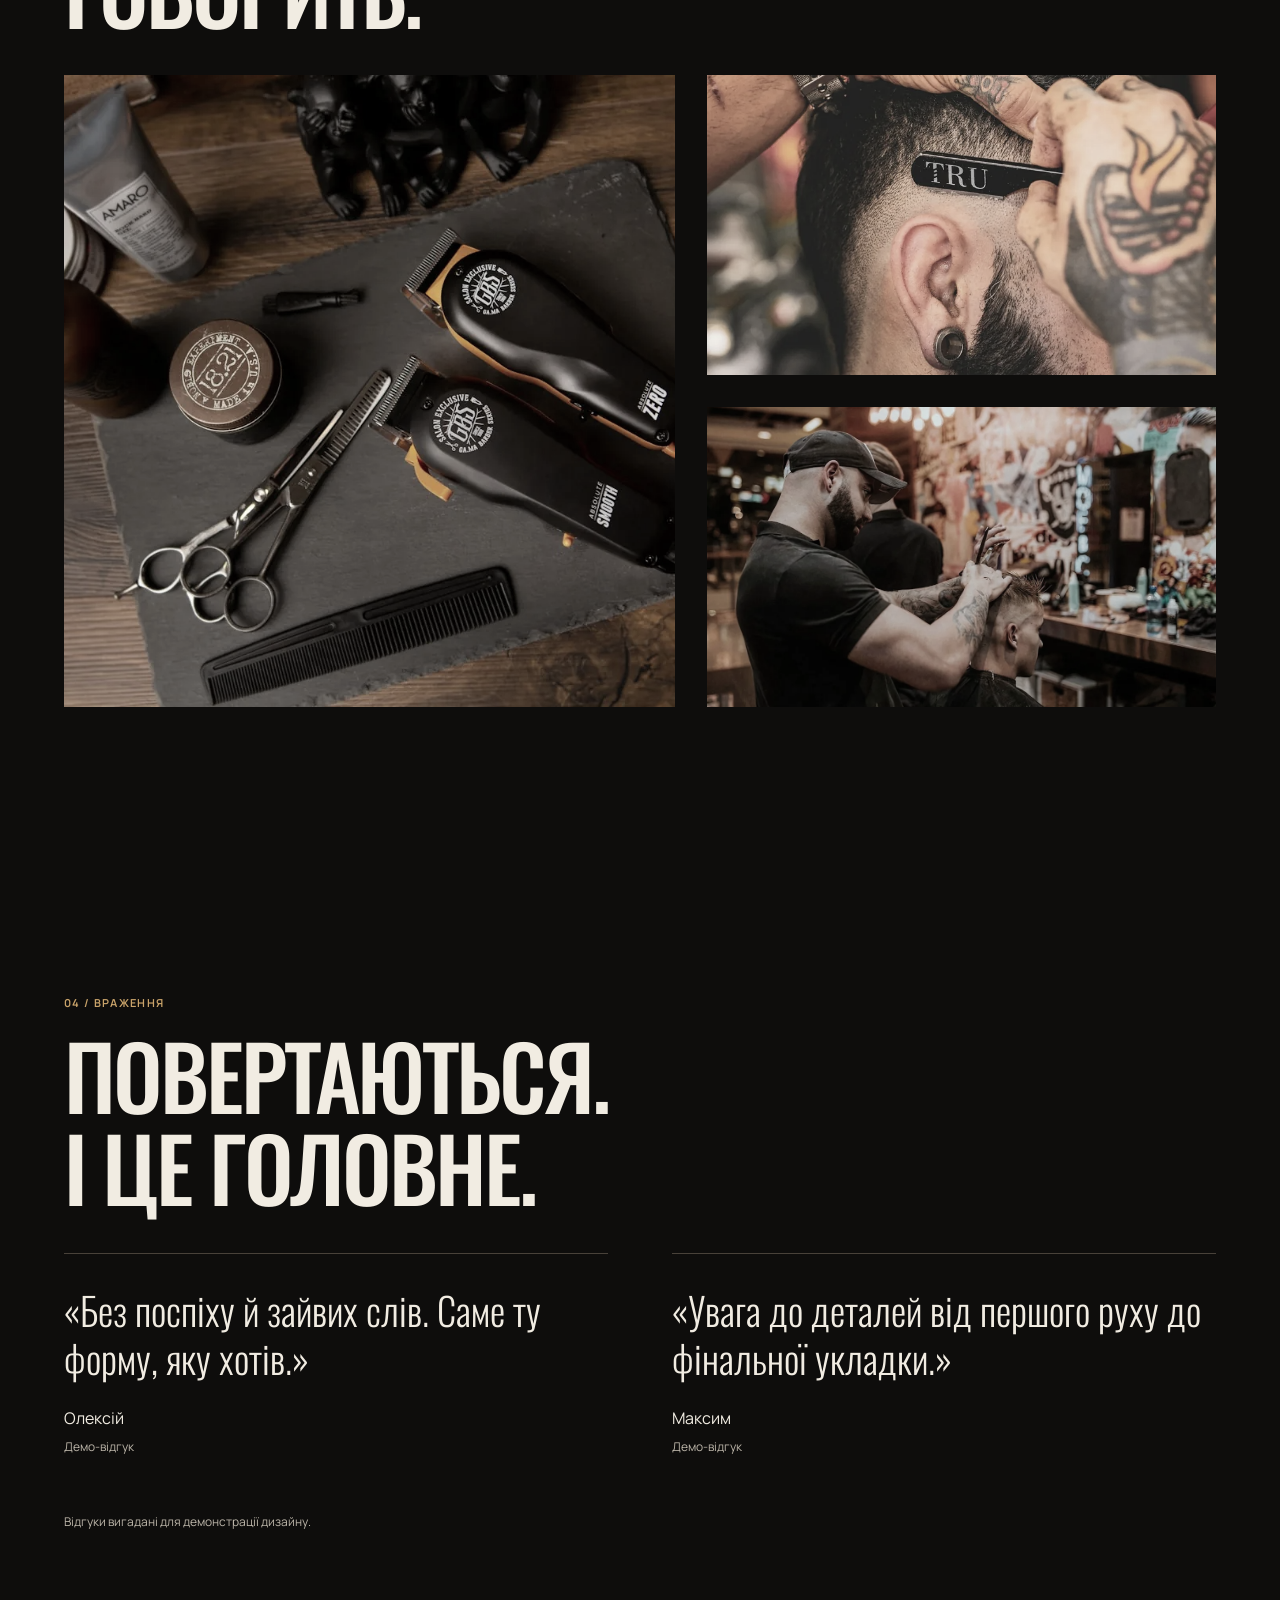
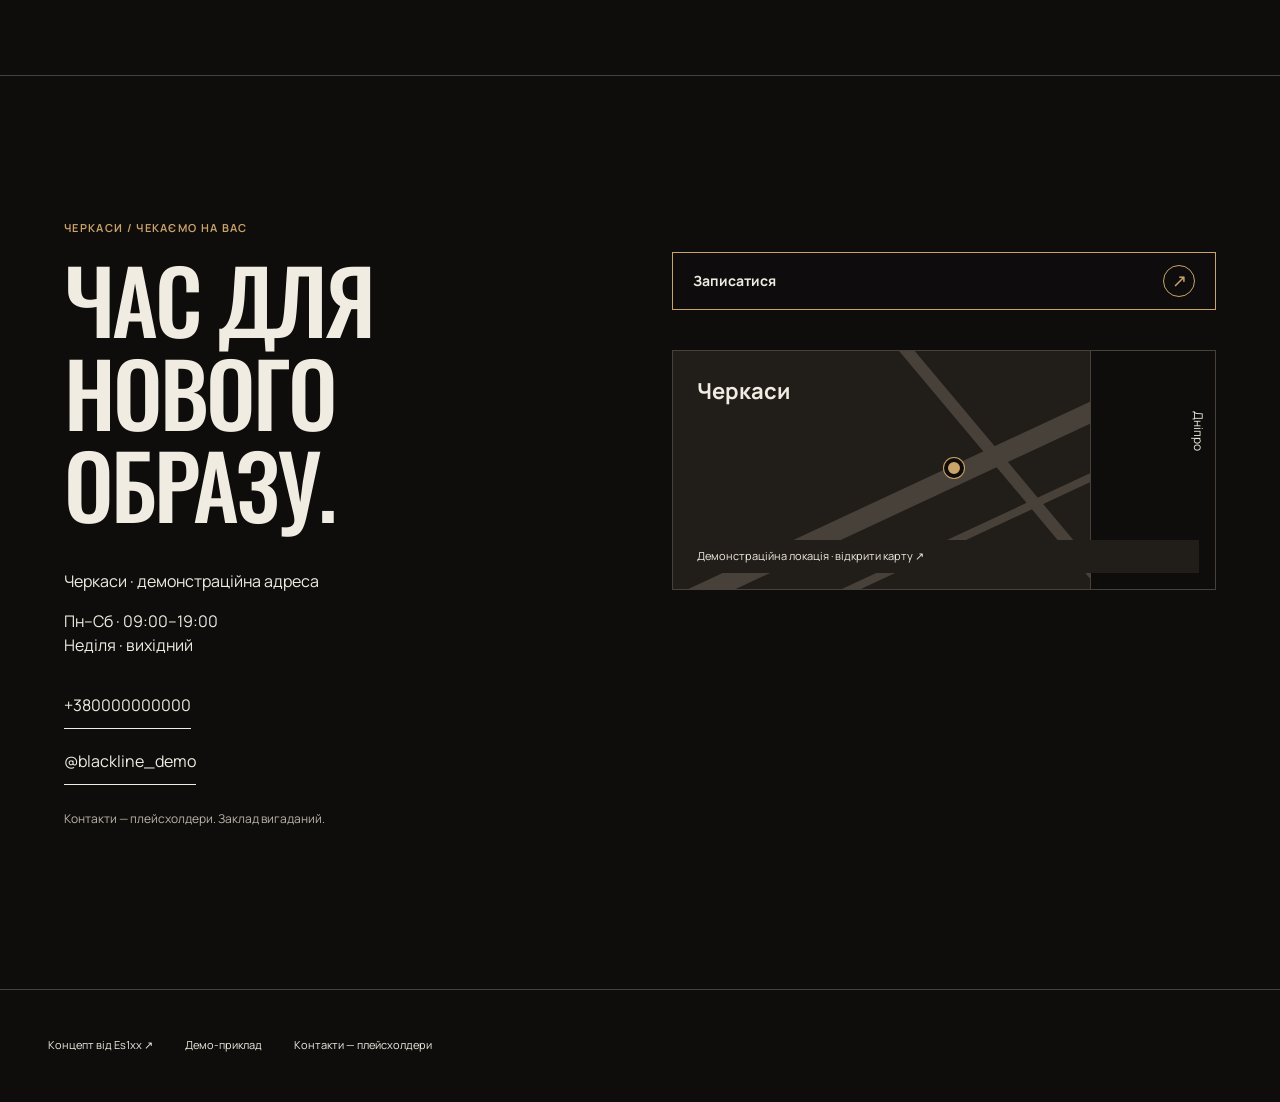
<file: barbershop/index.html>
<!doctype html>
<html lang="uk">
  <head>
    <meta charset="utf-8" />
    <meta name="viewport" content="width=device-width,initial-scale=1" />
    <title>BLACKLINE — барбершоп у Черкасах | Демо</title>
    <meta
      name="description"
      content="Чіткий стиль без зайвих слів. Стрижки, борода та догляд. Демо-концепт барбершопу від Es1xx."
    />
    <meta name="theme-color" content="#0e0d0c" />
    <link rel="canonical" href="https://es1xx.github.io/barbershop/" />
    <meta property="og:url" content="https://es1xx.github.io/barbershop/" />
    <meta property="og:site_name" content="BLACKLINE · Демо від Es1xx" />
    <meta property="og:type" content="website" />
    <meta property="og:locale" content="uk_UA" />
    <meta
      property="og:title"
      content="BLACKLINE — барбершоп у Черкасах | Демо"
    />
    <meta
      property="og:description"
      content="Чіткий стиль без зайвих слів. Стрижки, борода та догляд. Демо-концепт барбершопу від Es1xx."
    />
    <meta
      property="og:image"
      content="https://es1xx.github.io/assets/og-es1xx.webp"
    />
    <link rel="icon" href="../assets/blackline-icon.svg" type="image/svg+xml" />
    <link rel="stylesheet" href="../assets/foundation.css" />
    <link rel="stylesheet" href="../assets/blackline.css" />
    <script src="../assets/demo.js" defer></script>
  </head>
  <body class="blackline">
    <a class="skip" href="#main">До вмісту</a>
    <header class="mast">
      <a class="brand" href="#home">BLACKLINE</a>
      <nav aria-label="Навігація">
        <a href="#services">Послуги</a><a href="#team">Майстри</a>
      </nav>
      <a class="header-cta" href="#contact">Записатися ↗</a>
    </header>
    <main id="main">
      <section class="hero" id="home">
        <img
          class=""
          src="../assets/photos/barber-hero.webp"
          width="1200"
          height="800"
          alt="Барбер працює над стрижкою клієнта"
          fetchpriority="high"
        />
        <div class="hero-shade"></div>
        <div class="hero-content">
          <p class="eyebrow">Барбершоп / Черкаси</p>
          <h1>ТВІЙ СТИЛЬ.<br />БЕЗ<br /><span>КОМПРОМІСІВ.</span></h1>
          <p>Чітка форма. Точні рухи.<br />Твій характер у кожній деталі.</p>
          <a class="button hero-cta" href="#contact"
            >Записатися <span aria-hidden="true">↗</span></a
          >
        </div>
        <span class="hero-number" aria-hidden="true">B / 01</span>
      </section>
      <section class="section services" id="services">
        <div class="section-heading">
          <p class="eyebrow">01 / Послуги</p>
          <h2>МЕНШЕ СЛІВ.<br /><span>БІЛЬШЕ СТИЛЮ.</span></h2>
        </div>
        <div class="price-list">
          <article class="price-row">
            <span>01</span>
            <div>
              <h3>Чоловіча стрижка</h3>
              <p>Консультація, форма, укладка · 60 хв</p>
            </div>
            <strong>650 ₴</strong>
          </article>
          <article class="price-row">
            <span>02</span>
            <div>
              <h3>Моделювання бороди</h3>
              <p>Контур, довжина, догляд · 40 хв</p>
            </div>
            <strong>400 ₴</strong>
          </article>
          <article class="price-row">
            <span>03</span>
            <div>
              <h3>Стрижка + борода</h3>
              <p>Твій цілісний образ · 90 хв</p>
            </div>
            <strong>950 ₴</strong>
          </article>
        </div>
      </section>
      <section class="section team" id="team">
        <div class="section-heading">
          <p class="eyebrow">02 / Люди за стилем</p>
          <h2>ТВІЙ МАЙСТЕР.<br />ТВІЙ РИТМ.</h2>
        </div>
        <div class="team-grid">
          <figure>
            <img
              class=""
              src="../assets/photos/barber-one.webp"
              width="800"
              height="1200"
              alt="Портрет вигаданого майстра Марка"
              loading="lazy"
              decoding="async"
            />
            <figcaption>
              <h3>Марко</h3>
              <span>Класика & точні фейди</span>
            </figcaption>
          </figure>
          <figure>
            <img
              class=""
              src="../assets/photos/barber-two.webp"
              width="1200"
              height="822"
              alt="Портрет вигаданого майстра Данила"
              loading="lazy"
              decoding="async"
            />
            <figcaption>
              <h3>Данило</h3>
              <span>Текстура & характер</span>
            </figcaption>
          </figure>
        </div>
        <p class="disclaimer">
          Імена вигадані. Фото — ілюстративні плейсхолдери.
        </p>
      </section>
      <section class="section gallery">
        <p class="eyebrow">03 / У деталях</p>
        <h2>РОБОТА<br />ГОВОРИТЬ.</h2>
        <div class="masonry">
          <img
            class=""
            src="../assets/photos/barber-tools.webp"
            width="1200"
            height="800"
            alt="Інструменти барбера перед роботою"
            loading="lazy"
            decoding="async"
          /><img
            class=""
            src="../assets/photos/barber-work.webp"
            width="801"
            height="1200"
            alt="Атмосфера сучасного барбершопу"
            loading="lazy"
            decoding="async"
          /><img
            class=""
            src="../assets/photos/barber-cut.webp"
            width="1200"
            height="798"
            alt="Майстер виконує точну стрижку"
            loading="lazy"
            decoding="async"
          />
        </div>
      </section>
      <section class="section">
        <p class="eyebrow">04 / Враження</p>
        <h2>ПОВЕРТАЮТЬСЯ.<br />І ЦЕ ГОЛОВНЕ.</h2>
        <div class="reviews">
          <figure>
            <blockquote>
              «Без поспіху й зайвих слів. Саме ту форму, яку хотів.»
            </blockquote>
            <figcaption>Олексій <span>Демо-відгук</span></figcaption>
          </figure>
          <figure>
            <blockquote>
              «Увага до деталей від першого руху до фінальної укладки.»
            </blockquote>
            <figcaption>Максим <span>Демо-відгук</span></figcaption>
          </figure>
        </div>
        <p class="disclaimer">Відгуки вигадані для демонстрації дизайну.</p>
      </section>
      <section id="contact" class="contact section">
        <div class="contact-copy">
          <p class="eyebrow">Черкаси / Чекаємо на вас</p>
          <h2>ЧАС ДЛЯ<br />НОВОГО ОБРАЗУ.</h2>
          <p>Черкаси · демонстраційна адреса</p>
          <p>Пн–Сб · 09:00–19:00<br />Неділя · вихідний</p>
          <div class="contact-links">
            <a href="tel:+380000000000">+380000000000</a
            ><a href="https://t.me/blackline_demo">@blackline_demo</a>
          </div>
          <p class="disclaimer">Контакти — плейсхолдери. Заклад вигаданий.</p>
        </div>
        <div class="contact-action">
          <a class="button" href="https://t.me/blackline_demo"
            >Записатися <span aria-hidden="true">↗</span></a
          ><a
            class="local-map"
            href="https://www.openstreetmap.org/#map=15/49.444/32.060"
            target="_blank"
            rel="noopener"
            ><span class="map-street s1"></span
            ><span class="map-street s2"></span
            ><span class="map-street s3"></span
            ><span class="map-river">Дніпро</span><span class="map-dot"></span
            ><strong>Черкаси</strong
            ><small>Демонстраційна локація · відкрити карту ↗</small></a
          >
        </div>
      </section>
    </main>
    <footer>
      <a href="../">Концепт від Es1xx ↗</a><span>Демо-приклад</span
      ><span>Контакти — плейсхолдери</span>
    </footer>
    <div class="mobile-dock" hidden>
      <a class="button" href="#contact"
        >Записатися <span aria-hidden="true">↗</span></a
      >
    </div>
  </body>
</html>
</file>
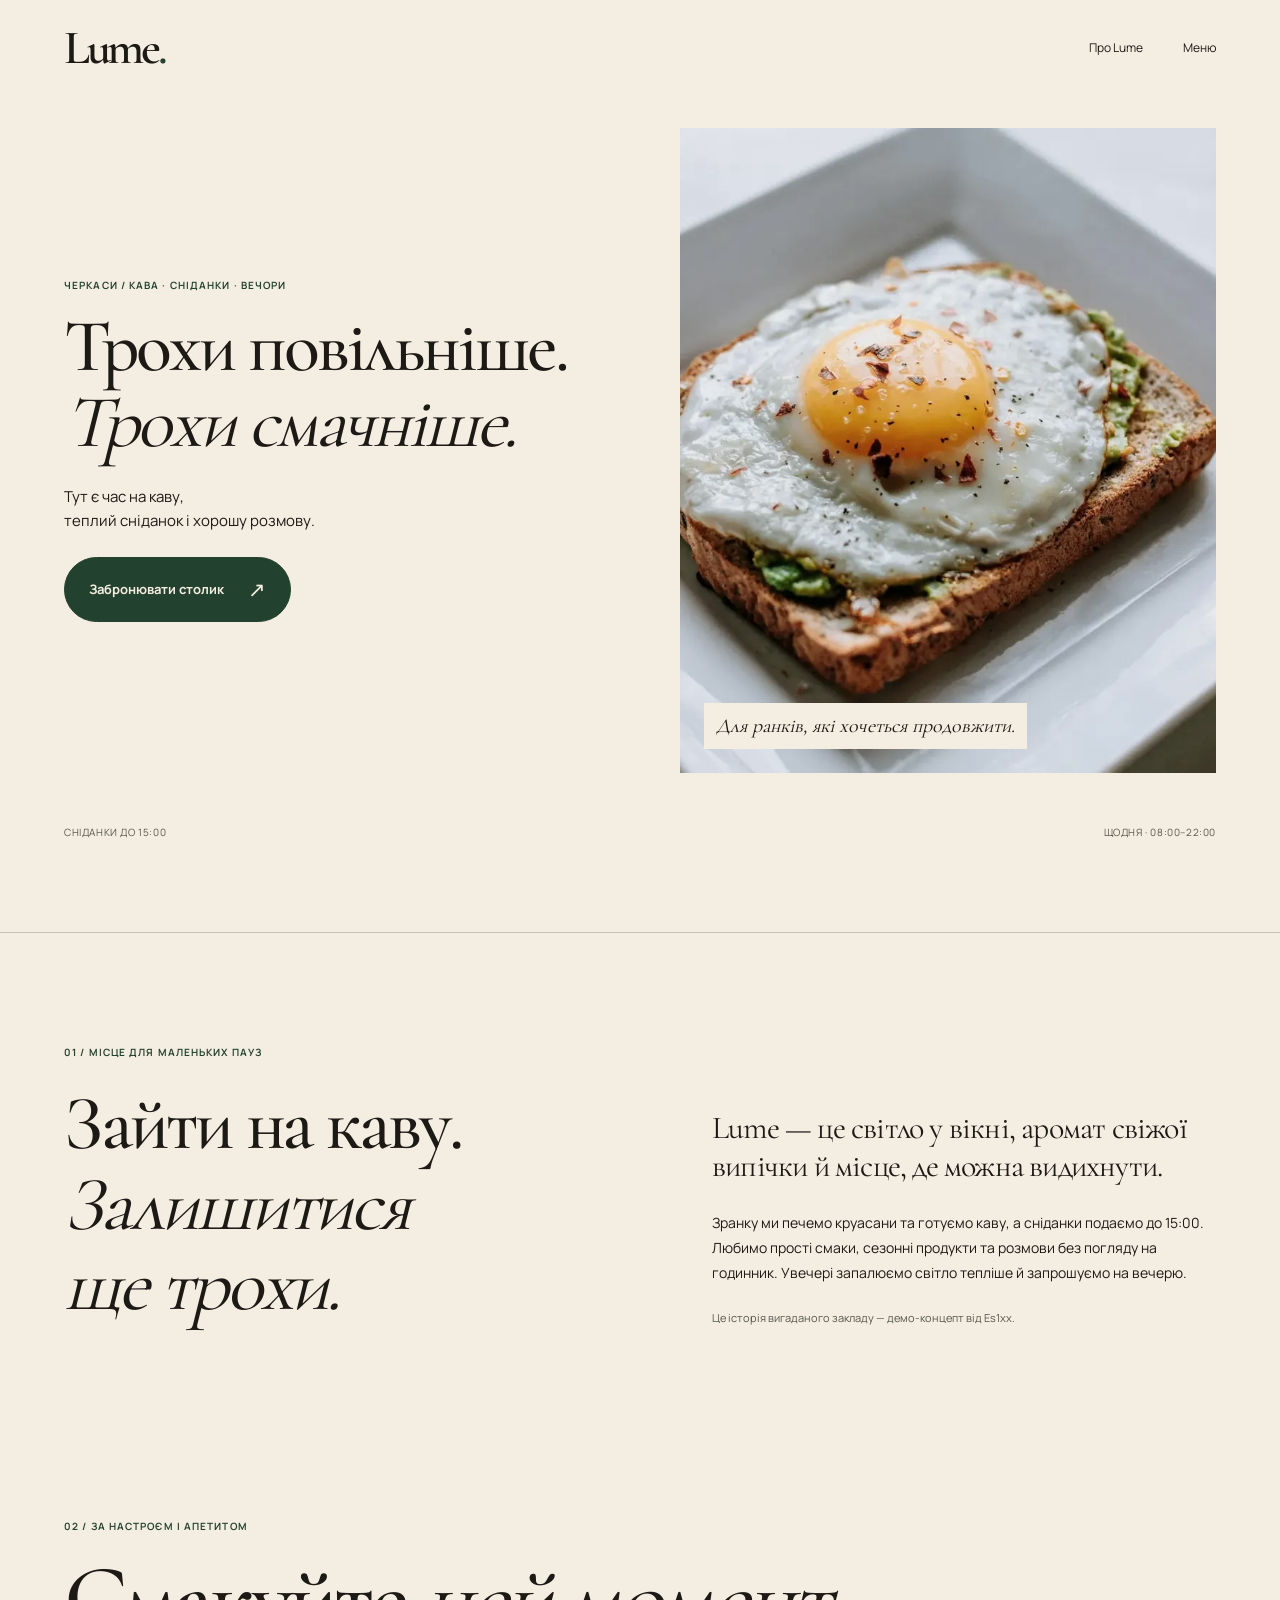
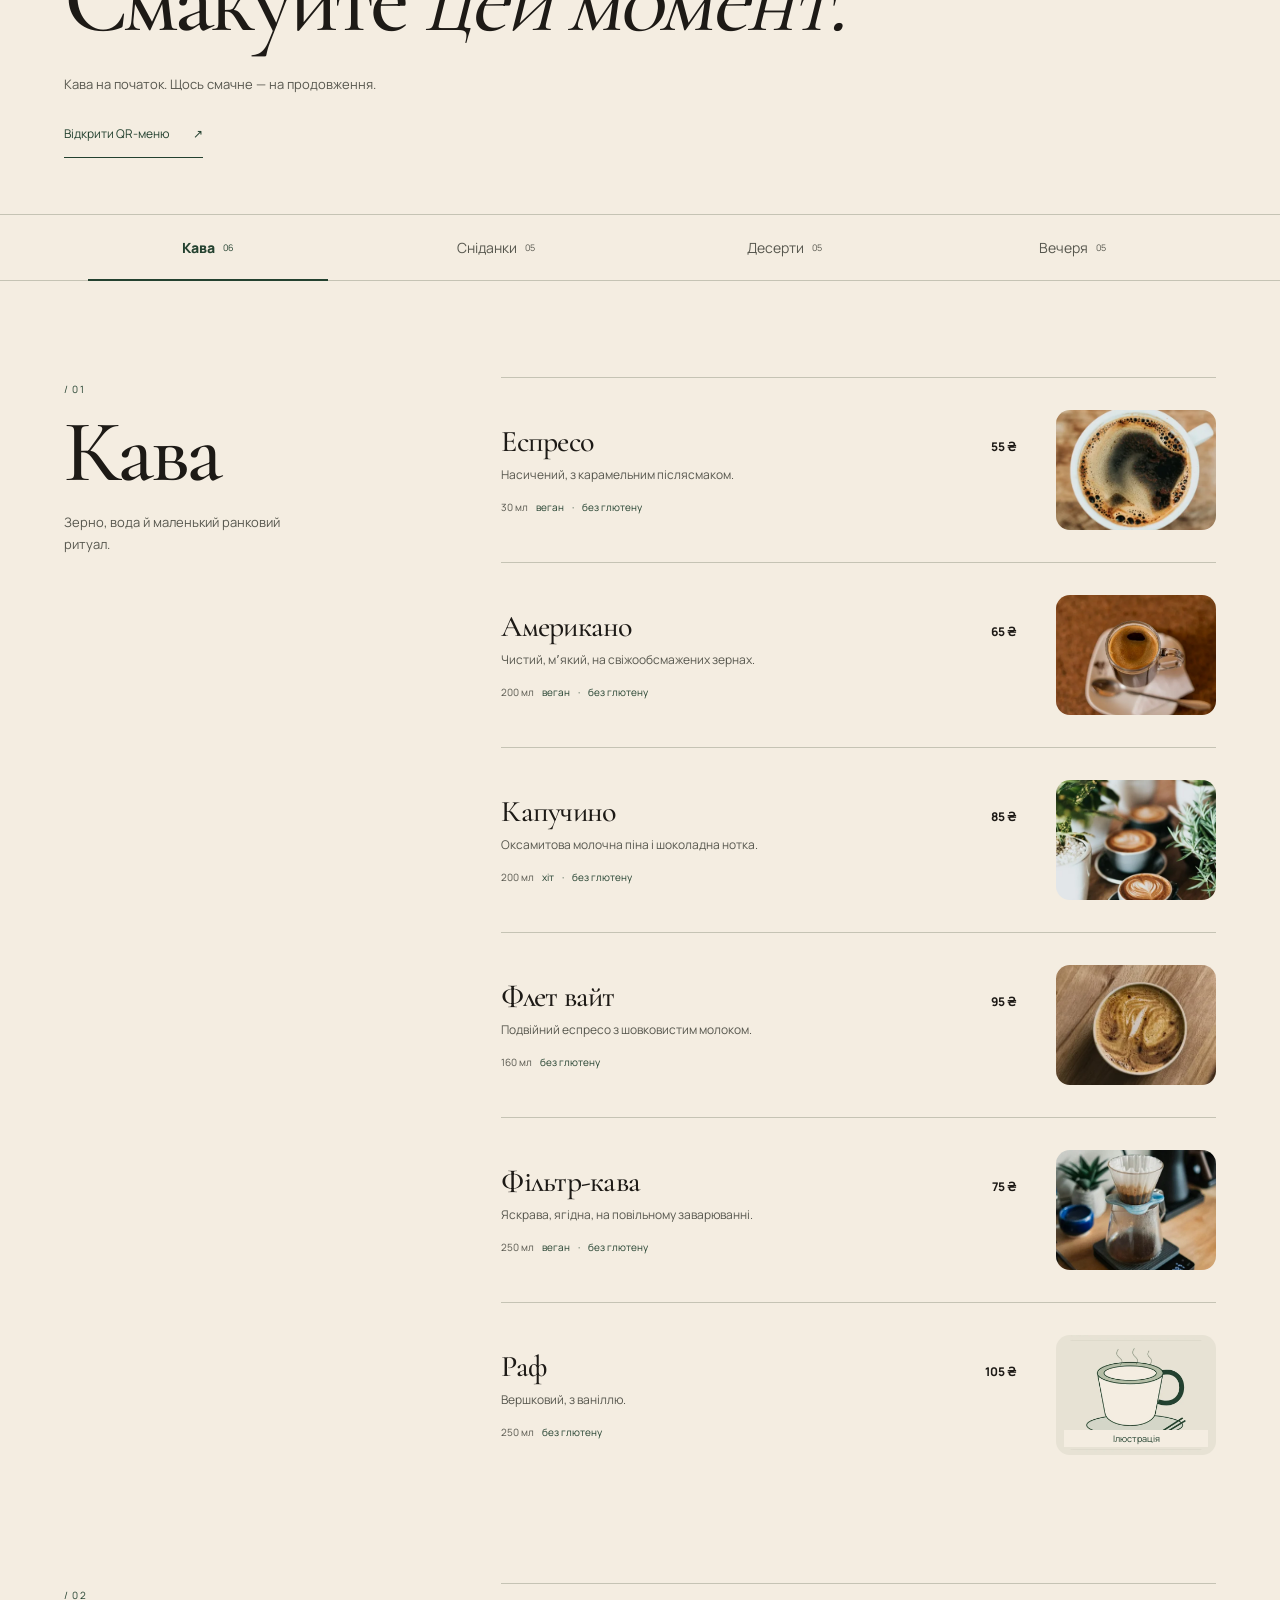
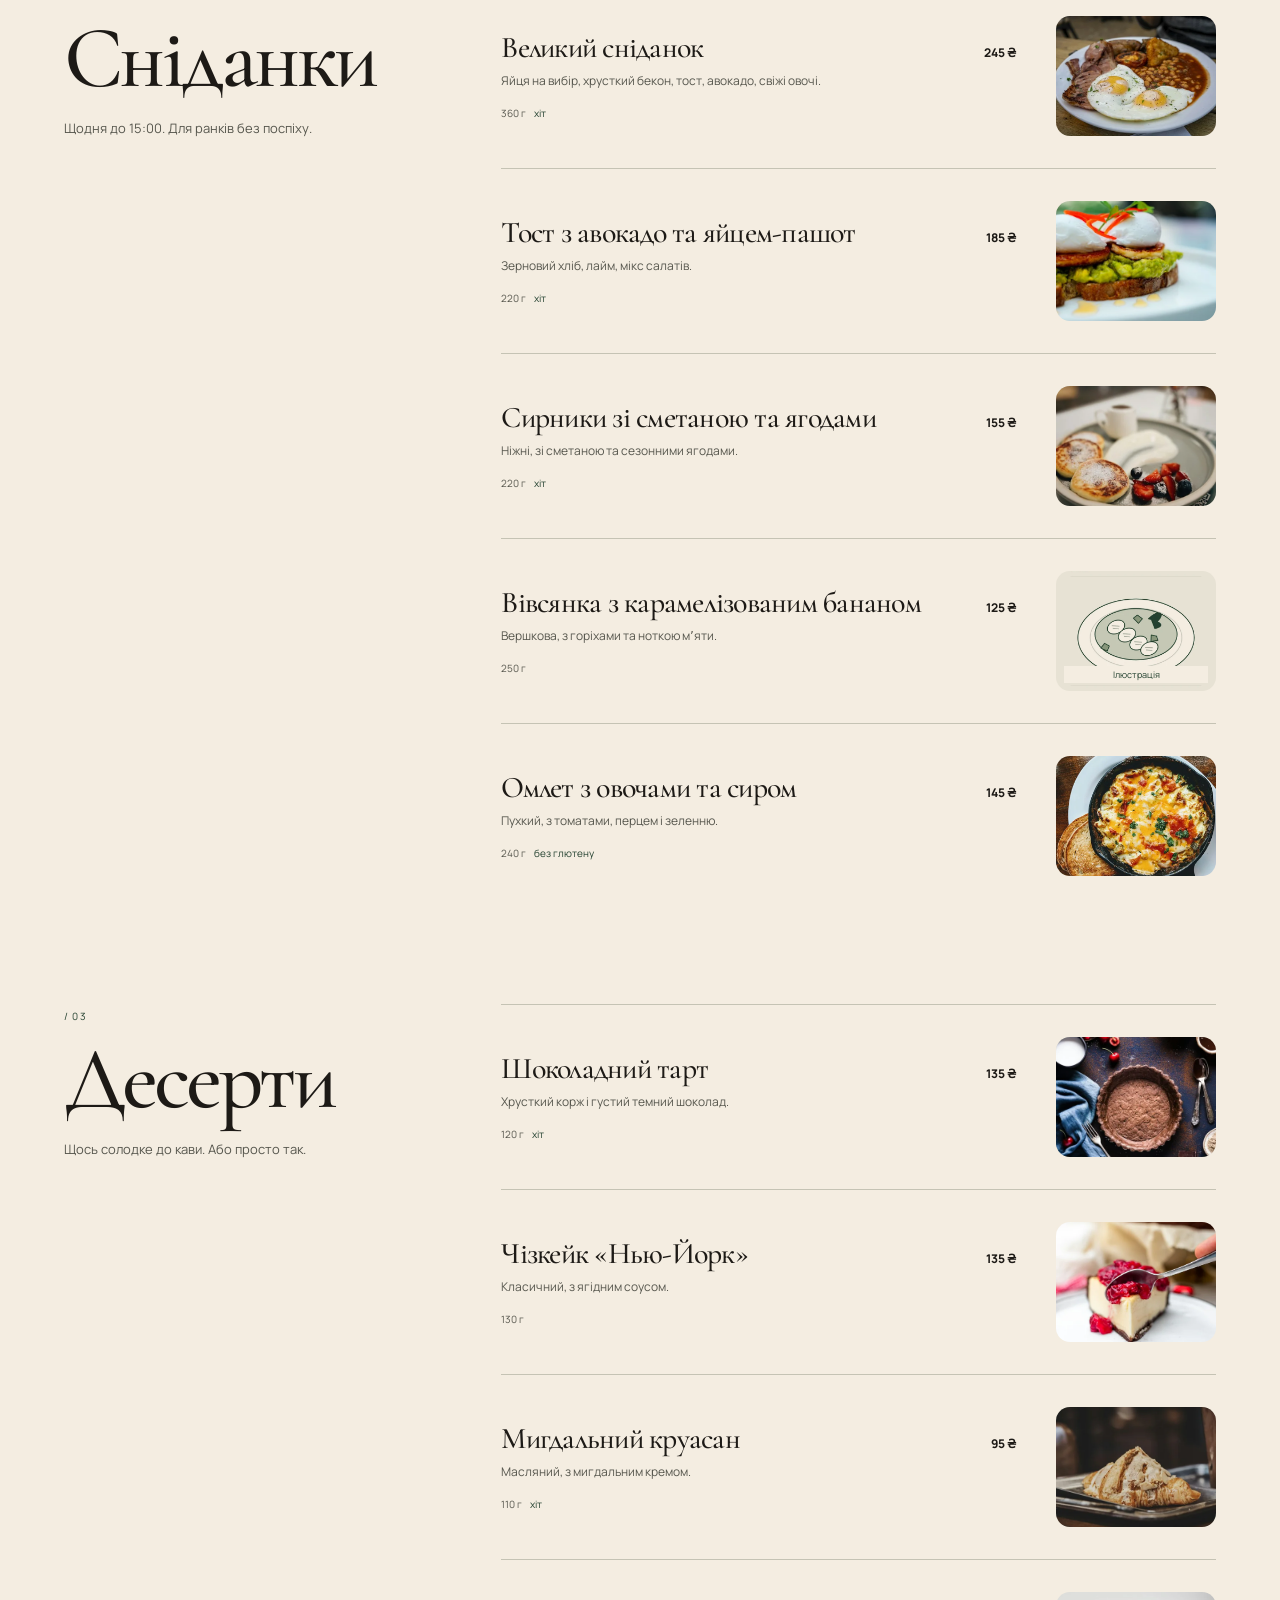
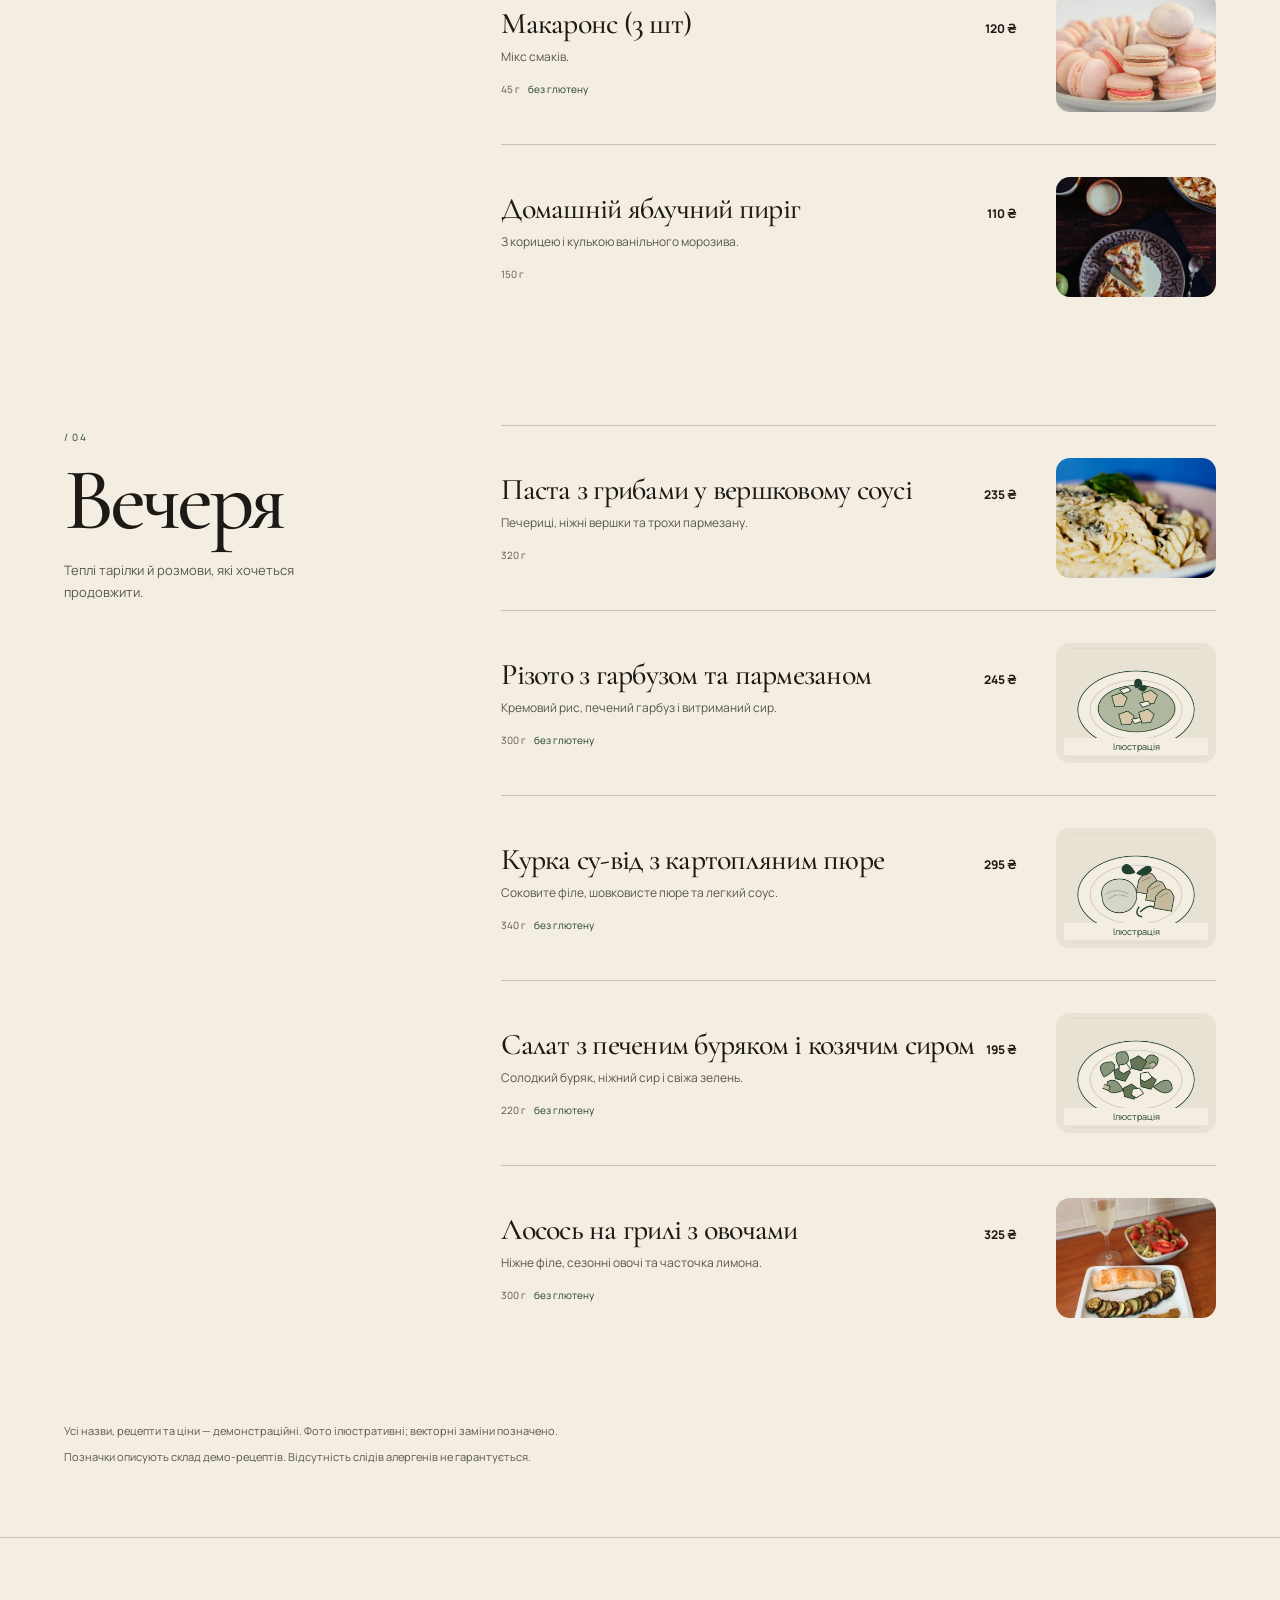
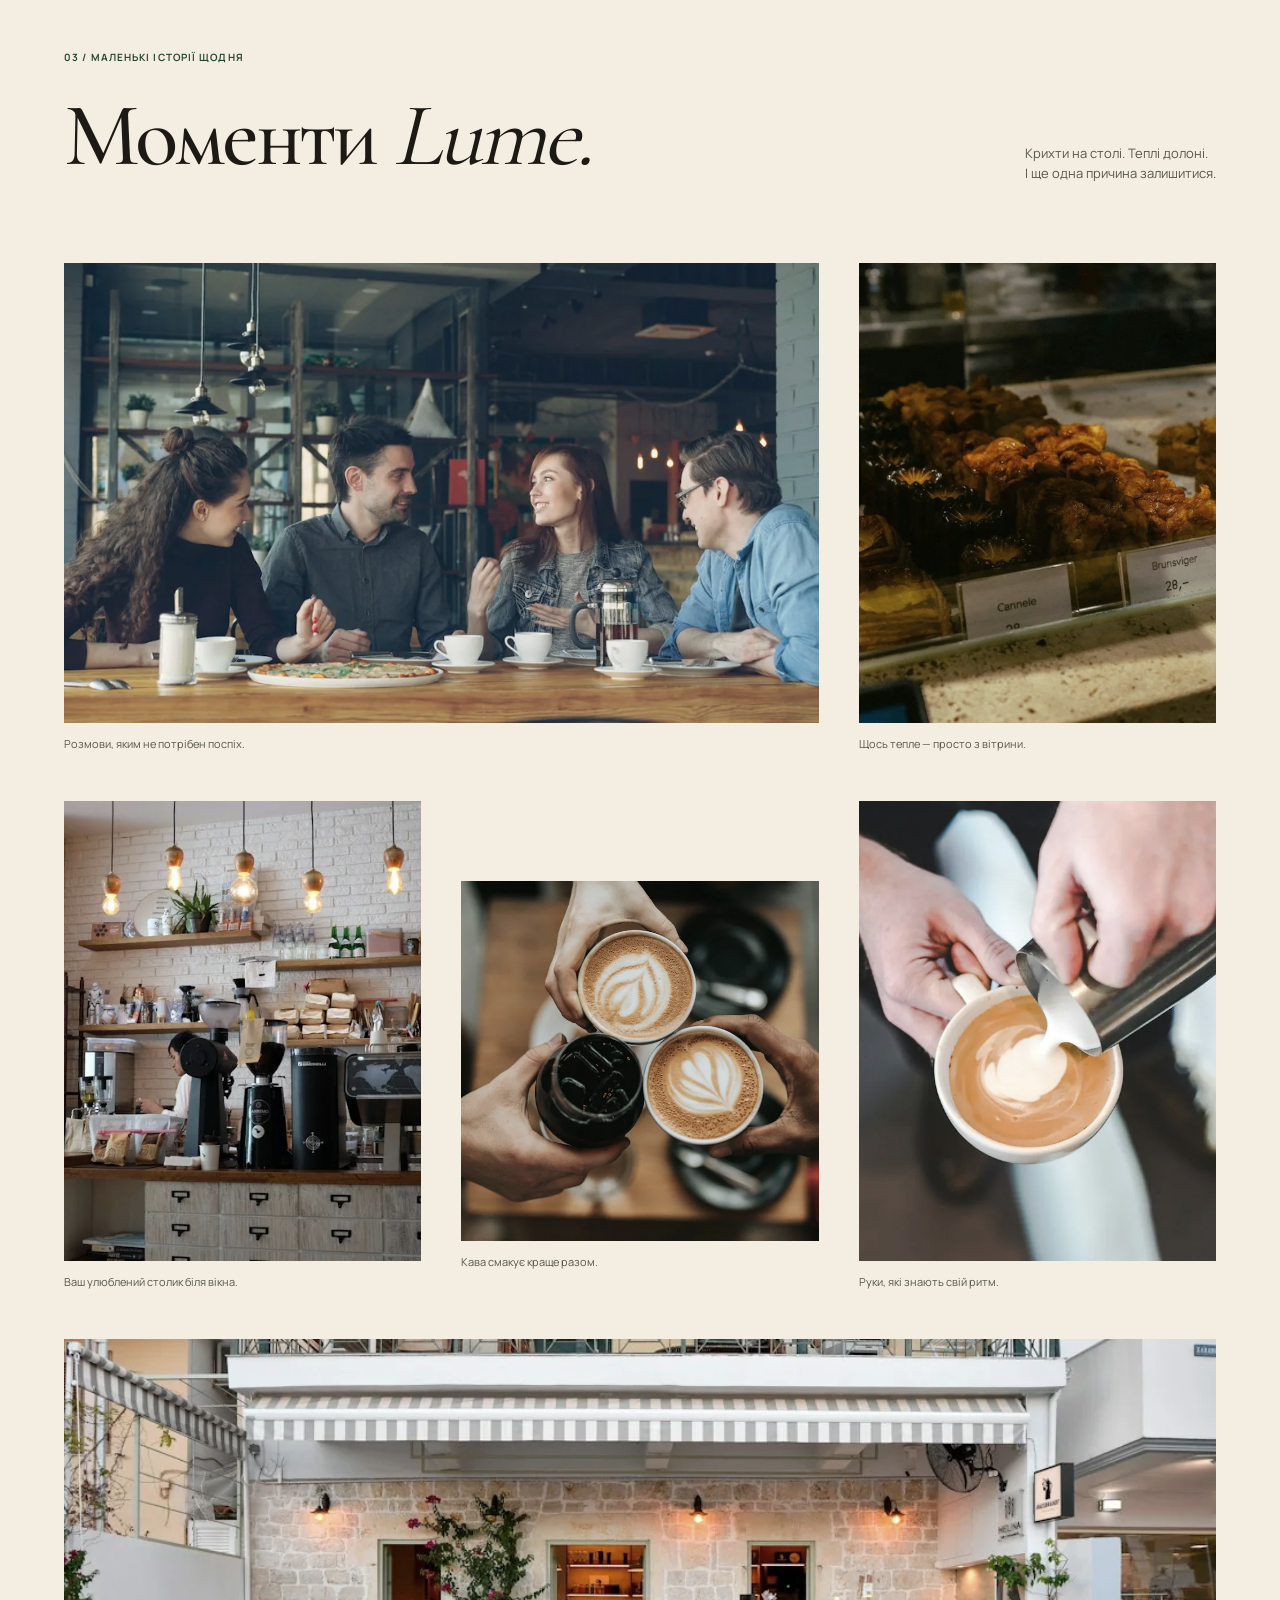
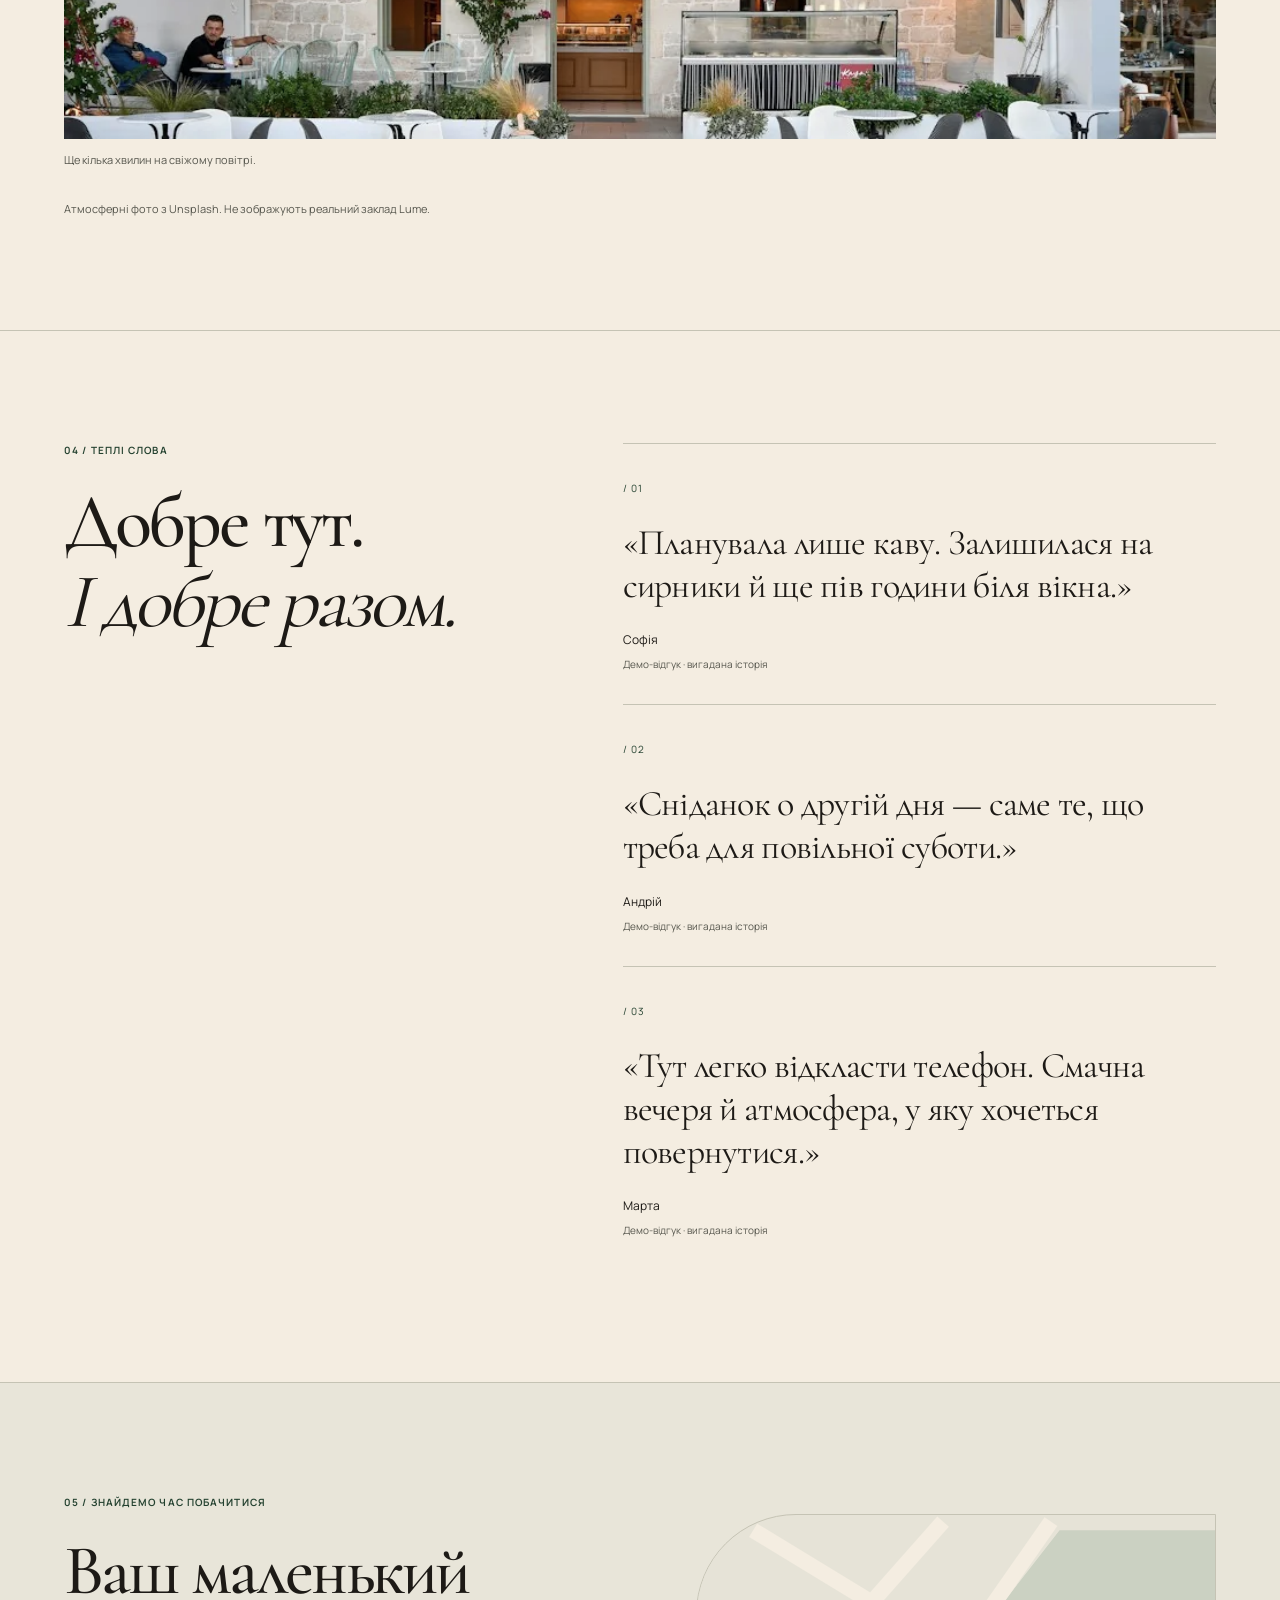
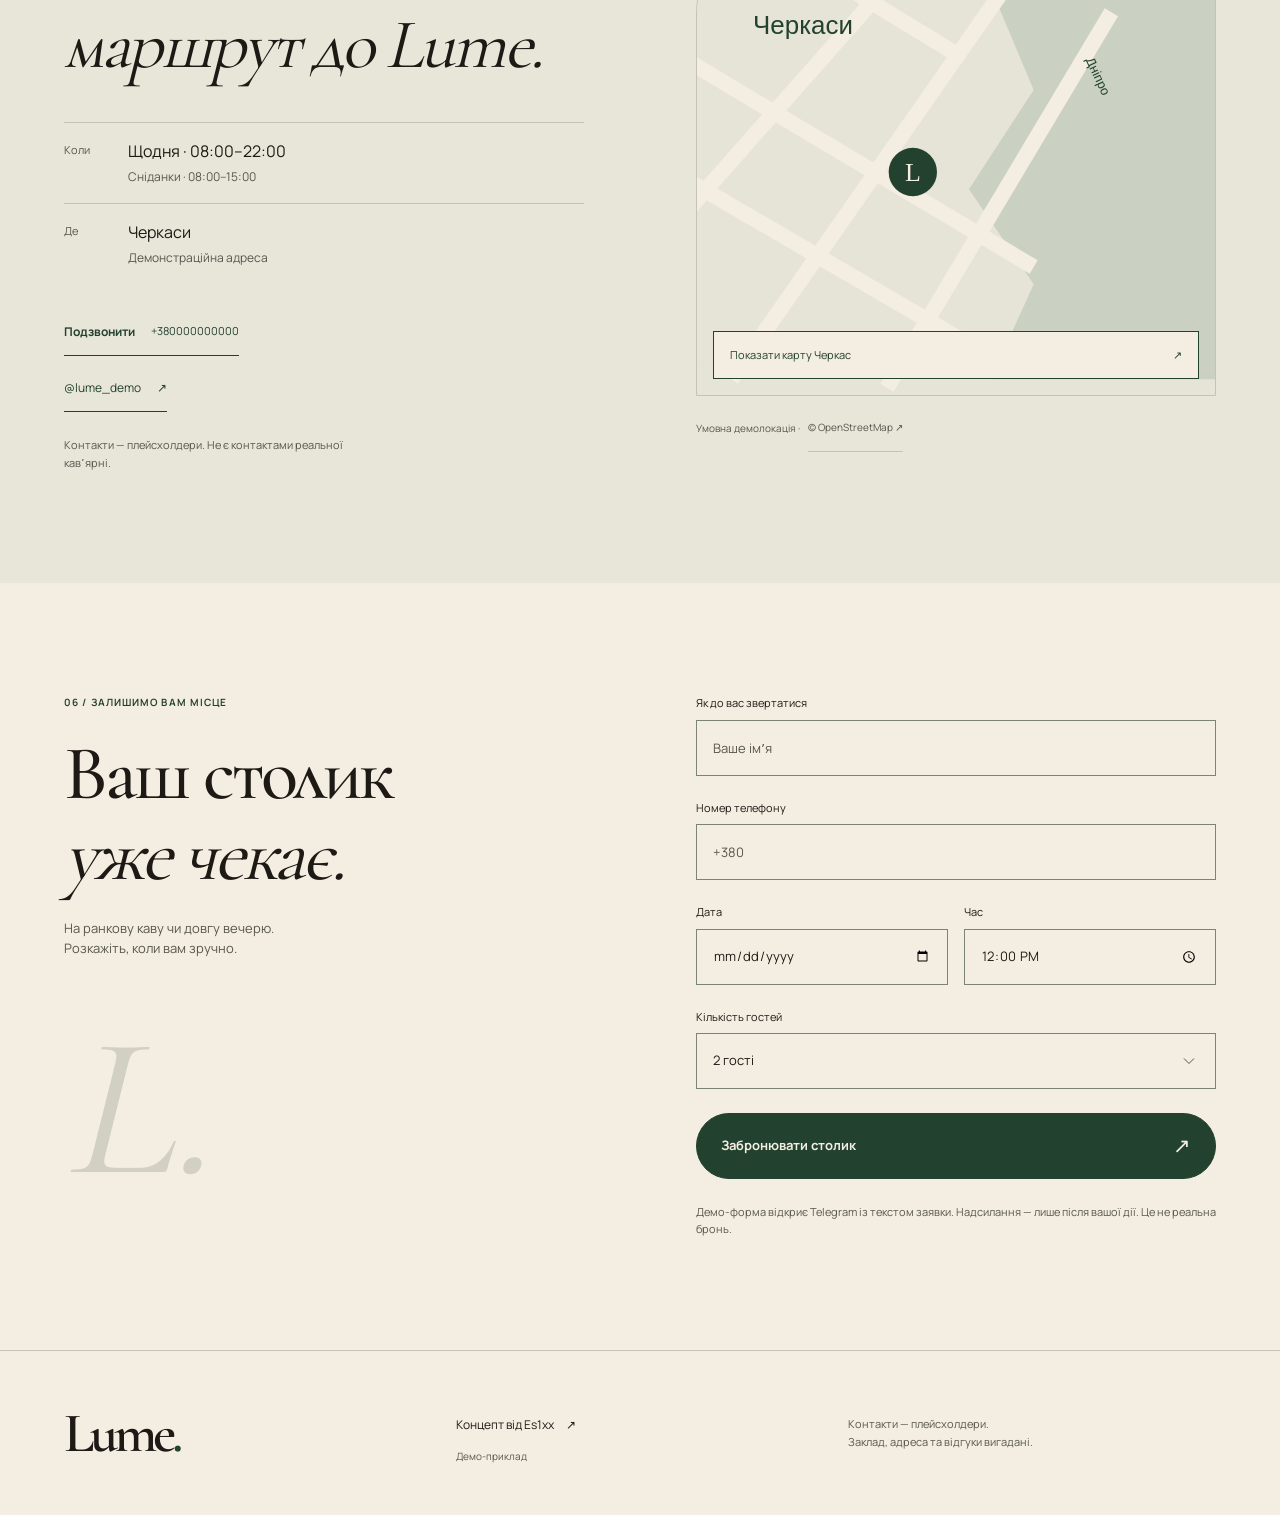
<file: cafe/index.html>
<!doctype html>
<html lang="uk">
  <head>
    <meta charset="utf-8" />
    <meta name="viewport" content="width=device-width,initial-scale=1" />
    <title>Lume — ваш час для смачного у Черкасах | Демо</title>
    <meta
      name="description"
      content="Кава, свіжа випічка та сніданки до 15:00. Теплий демо-концепт кавʼярні Lume у Черкасах від Es1xx."
    />
    <meta name="theme-color" content="#f4ede1" />
    <link rel="canonical" href="https://es1xx.github.io/cafe/" />
    <meta property="og:type" content="website" />
    <meta property="og:locale" content="uk_UA" />
    <meta property="og:site_name" content="Lume · Демо від Es1xx" />
    <meta
      property="og:title"
      content="Lume — ваш час для смачного у Черкасах | Демо"
    />
    <meta
      property="og:description"
      content="Кава, свіжа випічка та сніданки до 15:00. Теплий демо-концепт кавʼярні Lume у Черкасах від Es1xx."
    />
    <meta property="og:url" content="https://es1xx.github.io/cafe/" />
    <meta
      property="og:image"
      content="https://es1xx.github.io/assets/cafe/og-lume.webp"
    />
    <meta property="og:image:width" content="1200" />
    <meta property="og:image:height" content="630" />
    <link rel="icon" href="../assets/lume-icon.svg" type="image/svg+xml" />
    <link
      rel="preload"
      as="font"
      href="../assets/fonts/cormorant-garamond-cyrillic-wght-normal.woff2"
      type="font/woff2"
      crossorigin
    />
    <link rel="stylesheet" href="../assets/lume.min.css" />
    <script src="../assets/lume.js" defer></script>
    <script type="application/ld+json">
      {
        "@context": "https://schema.org",
        "@type": "CafeOrCoffeeShop",
        "name": "Lume — демонстраційний приклад",
        "description": "Вигаданий заклад. Демо-концепт від Es1xx. Контакти й адреса — плейсхолдери.",
        "url": "https://es1xx.github.io/cafe/",
        "image": "https://es1xx.github.io/assets/cafe/og-lume.webp",
        "telephone": "+380000000000",
        "address": {
          "@type": "PostalAddress",
          "streetAddress": "Демонстраційна адреса — не реальний заклад",
          "addressLocality": "Черкаси",
          "addressCountry": "UA"
        },
        "servesCuisine": ["Кава", "Сніданки", "Європейська кухня"],
        "priceRange": "₴",
        "hasMenu": "https://es1xx.github.io/cafe/menu/",
        "openingHoursSpecification": [
          {
            "@type": "OpeningHoursSpecification",
            "dayOfWeek": [
              "Monday",
              "Tuesday",
              "Wednesday",
              "Thursday",
              "Friday",
              "Saturday",
              "Sunday"
            ],
            "opens": "08:00",
            "closes": "22:00"
          }
        ]
      }
    </script>
  </head>
  <body class="lume cafe-page">
    <a class="skip" href="#main">До вмісту</a>
    <header class="mast wrap">
      <a class="wordmark" href="#home" aria-label="Lume — на початок"
        >Lume<span>.</span></a
      >
      <nav aria-label="Головна навігація">
        <a href="#story">Про Lume</a><a href="#menu">Меню</a>
      </nav>
    </header>
    <main id="main">
      <section class="hero wrap" id="home" aria-labelledby="hero-title">
        <div class="hero-copy">
          <p class="eyebrow">Черкаси / Кава · Сніданки · Вечори</p>
          <h1 id="hero-title">
            Трохи повільніше.<br /><em>Трохи смачніше.</em>
          </h1>
          <p>Тут є час на каву,<br />теплий сніданок і хорошу розмову.</p>
          <a class="booking-button hero-cta" href="#contact"
            >Забронювати столик <span aria-hidden="true">↗</span></a
          >
        </div>
        <figure class="hero-photo blur-up">
          <img
            class=""
            src="../assets/cafe/hero.webp"
            alt="Теплий сніданок із яйцем, авокадо та хрустким тостом"
            width="900"
            height="900"
            fetchpriority="high"
          />
          <figcaption>Для ранків, які хочеться продовжити.</figcaption>
        </figure>
        <div class="hero-footnote">
          <span>Сніданки до 15:00</span><span>Щодня · 08:00–22:00</span>
        </div>
      </section>
      <section class="story section wrap" id="story">
        <div class="story-heading">
          <p class="eyebrow">01 / Місце для маленьких пауз</p>
          <h2>
            Зайти на каву.<br /><em>Залишитися<br />ще трохи.</em>
          </h2>
        </div>
        <div class="story-body">
          <p class="story-lead">
            Lume — це світло у вікні, аромат свіжої випічки й місце, де можна
            видихнути.
          </p>
          <p>
            Зранку ми печемо круасани та готуємо каву, а сніданки подаємо до
            15:00. Любимо прості смаки, сезонні продукти та розмови без погляду
            на годинник. Увечері запалюємо світло тепліше й запрошуємо на
            вечерю.
          </p>
          <p class="demo-note">
            Це історія вигаданого закладу — демо-концепт від Es1xx.
          </p>
        </div>
      </section>
      <section class="menu-section" id="menu" aria-labelledby="menu-title">
        <div class="menu-intro wrap">
          <p class="eyebrow">02 / За настроєм і апетитом</p>
          <h2 id="menu-title">Смакуйте <em>цей момент.</em></h2>
          <p>Кава на початок. Щось смачне — на продовження.</p>
          <a class="quiet-link" href="menu/"
            >Відкрити QR-меню <span aria-hidden="true">↗</span></a
          >
        </div>
        <div class="category-sticky">
          <nav class="category-nav wrap" aria-label="Категорії меню">
            <a
              href="#coffee"
              data-category-link="coffee"
              aria-current="location"
              >Кава<span class="category-count" aria-hidden="true">06</span></a
            ><a href="#breakfast" data-category-link="breakfast"
              >Сніданки<span class="category-count" aria-hidden="true"
                >05</span
              ></a
            ><a href="#desserts" data-category-link="desserts"
              >Десерти<span class="category-count" aria-hidden="true"
                >05</span
              ></a
            ><a href="#dinner" data-category-link="dinner"
              >Вечеря<span class="category-count" aria-hidden="true"
                >05</span
              ></a
            >
          </nav>
        </div>
        <div class="menu-categories wrap">
          <section
            id="coffee"
            class="menu-category"
            aria-labelledby="coffee-title"
            data-menu-category="coffee"
          >
            <header class="category-heading">
              <span class="category-index">/ 01</span>
              <h3 id="coffee-title">Кава</h3>
              <p>Зерно, вода й маленький ранковий ритуал.</p>
            </header>
            <ul class="dish-list">
              <li
                class="dish"
                data-dish="espresso"
                data-tags="веган|без глютену"
              >
                <article>
                  <div class="dish-copy">
                    <div class="dish-heading">
                      <h4 id="dish-espresso">Еспресо</h4>
                      <span class="dish-price">55 ₴</span>
                    </div>
                    <p class="dish-description">
                      Насичений, з карамельним післясмаком.
                    </p>
                    <div class="dish-meta">
                      <span class="dish-weight">30 мл</span>
                      <div class="dish-tags">
                        <span>веган</span><span>без глютену</span>
                      </div>
                    </div>
                  </div>
                  <div class="dish-image blur-up">
                    <img
                      class=""
                      src="../assets/cafe/menu/espresso.webp"
                      alt="Чашка насиченого еспресо з крема"
                      width="400"
                      height="600"
                      loading="lazy"
                      decoding="async"
                    />
                  </div>
                  <button
                    type="button"
                    class="dish-open"
                    aria-label="Докладніше: Еспресо, 55 ₴"
                    aria-haspopup="dialog"
                    data-title="Еспресо"
                    data-description="Насичений, з карамельним післясмаком."
                    data-ingredients="Свіжообсмажена кава, вода."
                    data-weight="30 мл"
                    data-price="55 ₴"
                    data-illustration="false"
                  >
                    <span class="sr-only">Відкрити опис страви</span>
                  </button>
                </article>
              </li>
              <li
                class="dish"
                data-dish="americano"
                data-tags="веган|без глютену"
              >
                <article>
                  <div class="dish-copy">
                    <div class="dish-heading">
                      <h4 id="dish-americano">Американо</h4>
                      <span class="dish-price">65 ₴</span>
                    </div>
                    <p class="dish-description">
                      Чистий, мʼякий, на свіжообсмажених зернах.
                    </p>
                    <div class="dish-meta">
                      <span class="dish-weight">200 мл</span>
                      <div class="dish-tags">
                        <span>веган</span><span>без глютену</span>
                      </div>
                    </div>
                  </div>
                  <div class="dish-image blur-up">
                    <img
                      class=""
                      src="../assets/cafe/menu/americano.webp"
                      alt="Гарячий американо у чашці на блюдці"
                      width="600"
                      height="400"
                      loading="lazy"
                      decoding="async"
                    />
                  </div>
                  <button
                    type="button"
                    class="dish-open"
                    aria-label="Докладніше: Американо, 65 ₴"
                    aria-haspopup="dialog"
                    data-title="Американо"
                    data-description="Чистий, мʼякий, на свіжообсмажених зернах."
                    data-ingredients="Подвійний еспресо, гаряча вода."
                    data-weight="200 мл"
                    data-price="65 ₴"
                    data-illustration="false"
                  >
                    <span class="sr-only">Відкрити опис страви</span>
                  </button>
                </article>
              </li>
              <li
                class="dish"
                data-dish="cappuccino"
                data-tags="хіт|без глютену"
              >
                <article>
                  <div class="dish-copy">
                    <div class="dish-heading">
                      <h4 id="dish-cappuccino">Капучино</h4>
                      <span class="dish-price">85 ₴</span>
                    </div>
                    <p class="dish-description">
                      Оксамитова молочна піна і шоколадна нотка.
                    </p>
                    <div class="dish-meta">
                      <span class="dish-weight">200 мл</span>
                      <div class="dish-tags">
                        <span>хіт</span><span>без глютену</span>
                      </div>
                    </div>
                  </div>
                  <div class="dish-image blur-up">
                    <img
                      class=""
                      src="../assets/cafe/menu/cappuccino.webp"
                      alt="Капучино з ніжною молочною піною"
                      width="400"
                      height="600"
                      loading="lazy"
                      decoding="async"
                    />
                  </div>
                  <button
                    type="button"
                    class="dish-open"
                    aria-label="Докладніше: Капучино, 85 ₴"
                    aria-haspopup="dialog"
                    data-title="Капучино"
                    data-description="Оксамитова молочна піна і шоколадна нотка."
                    data-ingredients="Еспресо, молоко. Містить молочні продукти."
                    data-weight="200 мл"
                    data-price="85 ₴"
                    data-illustration="false"
                  >
                    <span class="sr-only">Відкрити опис страви</span>
                  </button>
                </article>
              </li>
              <li class="dish" data-dish="flat-white" data-tags="без глютену">
                <article>
                  <div class="dish-copy">
                    <div class="dish-heading">
                      <h4 id="dish-flat-white">Флет вайт</h4>
                      <span class="dish-price">95 ₴</span>
                    </div>
                    <p class="dish-description">
                      Подвійний еспресо з шовковистим молоком.
                    </p>
                    <div class="dish-meta">
                      <span class="dish-weight">160 мл</span>
                      <div class="dish-tags"><span>без глютену</span></div>
                    </div>
                  </div>
                  <div class="dish-image blur-up">
                    <img
                      class=""
                      src="../assets/cafe/menu/flat-white.webp"
                      alt="Флет вайт з тонким шаром молочної піни"
                      width="337"
                      height="600"
                      loading="lazy"
                      decoding="async"
                    />
                  </div>
                  <button
                    type="button"
                    class="dish-open"
                    aria-label="Докладніше: Флет вайт, 95 ₴"
                    aria-haspopup="dialog"
                    data-title="Флет вайт"
                    data-description="Подвійний еспресо з шовковистим молоком."
                    data-ingredients="Подвійний еспресо, молоко. Містить молочні продукти."
                    data-weight="160 мл"
                    data-price="95 ₴"
                    data-illustration="false"
                  >
                    <span class="sr-only">Відкрити опис страви</span>
                  </button>
                </article>
              </li>
              <li
                class="dish"
                data-dish="filter-coffee"
                data-tags="веган|без глютену"
              >
                <article>
                  <div class="dish-copy">
                    <div class="dish-heading">
                      <h4 id="dish-filter-coffee">Фільтр-кава</h4>
                      <span class="dish-price">75 ₴</span>
                    </div>
                    <p class="dish-description">
                      Яскрава, ягідна, на повільному заварюванні.
                    </p>
                    <div class="dish-meta">
                      <span class="dish-weight">250 мл</span>
                      <div class="dish-tags">
                        <span>веган</span><span>без глютену</span>
                      </div>
                    </div>
                  </div>
                  <div class="dish-image blur-up">
                    <img
                      class=""
                      src="../assets/cafe/menu/filter-coffee.webp"
                      alt="Ручне приготування фільтр-кави через пуровер"
                      width="450"
                      height="600"
                      loading="lazy"
                      decoding="async"
                    />
                  </div>
                  <button
                    type="button"
                    class="dish-open"
                    aria-label="Докладніше: Фільтр-кава, 75 ₴"
                    aria-haspopup="dialog"
                    data-title="Фільтр-кава"
                    data-description="Яскрава, ягідна, на повільному заварюванні."
                    data-ingredients="Кава світлого обсмаження, вода, паперовий фільтр."
                    data-weight="250 мл"
                    data-price="75 ₴"
                    data-illustration="false"
                  >
                    <span class="sr-only">Відкрити опис страви</span>
                  </button>
                </article>
              </li>
              <li class="dish" data-dish="raf-coffee" data-tags="без глютену">
                <article>
                  <div class="dish-copy">
                    <div class="dish-heading">
                      <h4 id="dish-raf-coffee">Раф</h4>
                      <span class="dish-price">105 ₴</span>
                    </div>
                    <p class="dish-description">Вершковий, з ваніллю.</p>
                    <div class="dish-meta">
                      <span class="dish-weight">250 мл</span>
                      <div class="dish-tags"><span>без глютену</span></div>
                    </div>
                  </div>
                  <div class="dish-image blur-up">
                    <img
                      class=""
                      src="../assets/cafe/menu/raf-coffee.webp"
                      alt="Editorial-ілюстрація вершкового рафу з ваніллю"
                      width="600"
                      height="600"
                      loading="lazy"
                      decoding="async"
                    /><span class="illustration-label">Ілюстрація</span>
                  </div>
                  <button
                    type="button"
                    class="dish-open"
                    aria-label="Докладніше: Раф, 105 ₴"
                    aria-haspopup="dialog"
                    data-title="Раф"
                    data-description="Вершковий, з ваніллю."
                    data-ingredients="Еспресо, вершки, ванільний цукор. Містить молочні продукти."
                    data-weight="250 мл"
                    data-price="105 ₴"
                    data-illustration="true"
                  >
                    <span class="sr-only">Відкрити опис страви</span>
                  </button>
                </article>
              </li>
            </ul>
          </section>
          <section
            id="breakfast"
            class="menu-category"
            aria-labelledby="breakfast-title"
            data-menu-category="breakfast"
          >
            <header class="category-heading">
              <span class="category-index">/ 02</span>
              <h3 id="breakfast-title">Сніданки</h3>
              <p>Щодня до 15:00. Для ранків без поспіху.</p>
            </header>
            <ul class="dish-list">
              <li class="dish" data-dish="big-breakfast" data-tags="хіт">
                <article>
                  <div class="dish-copy">
                    <div class="dish-heading">
                      <h4 id="dish-big-breakfast">Великий сніданок</h4>
                      <span class="dish-price">245 ₴</span>
                    </div>
                    <p class="dish-description">
                      Яйця на вибір, хрусткий бекон, тост, авокадо, свіжі овочі.
                    </p>
                    <div class="dish-meta">
                      <span class="dish-weight">360 г</span>
                      <div class="dish-tags"><span>хіт</span></div>
                    </div>
                  </div>
                  <div class="dish-image blur-up">
                    <img
                      class=""
                      src="../assets/cafe/menu/big-breakfast.webp"
                      alt="Великий сніданок з яйцями, беконом і овочами на тарілці"
                      width="600"
                      height="400"
                      loading="lazy"
                      decoding="async"
                    />
                  </div>
                  <button
                    type="button"
                    class="dish-open"
                    aria-label="Докладніше: Великий сніданок, 245 ₴"
                    aria-haspopup="dialog"
                    data-title="Великий сніданок"
                    data-description="Яйця на вибір, хрусткий бекон, тост, авокадо, свіжі овочі."
                    data-ingredients="Яйця, бекон, зерновий хліб, авокадо, помідори, огірок, зелень. Містить яйця та глютен."
                    data-weight="360 г"
                    data-price="245 ₴"
                    data-illustration="false"
                  >
                    <span class="sr-only">Відкрити опис страви</span>
                  </button>
                </article>
              </li>
              <li class="dish" data-dish="avocado-toast" data-tags="хіт">
                <article>
                  <div class="dish-copy">
                    <div class="dish-heading">
                      <h4 id="dish-avocado-toast">
                        Тост з авокадо та яйцем-пашот
                      </h4>
                      <span class="dish-price">185 ₴</span>
                    </div>
                    <p class="dish-description">
                      Зерновий хліб, лайм, мікс салатів.
                    </p>
                    <div class="dish-meta">
                      <span class="dish-weight">220 г</span>
                      <div class="dish-tags"><span>хіт</span></div>
                    </div>
                  </div>
                  <div class="dish-image blur-up">
                    <img
                      class=""
                      src="../assets/cafe/menu/avocado-toast.webp"
                      alt="Тост з авокадо, яйцем-пашот і зеленню"
                      width="401"
                      height="600"
                      loading="lazy"
                      decoding="async"
                    />
                  </div>
                  <button
                    type="button"
                    class="dish-open"
                    aria-label="Докладніше: Тост з авокадо та яйцем-пашот, 185 ₴"
                    aria-haspopup="dialog"
                    data-title="Тост з авокадо та яйцем-пашот"
                    data-description="Зерновий хліб, лайм, мікс салатів."
                    data-ingredients="Зерновий хліб, авокадо, яйце-пашот, сік лайма, салатне листя. Містить яйця та глютен."
                    data-weight="220 г"
                    data-price="185 ₴"
                    data-illustration="false"
                  >
                    <span class="sr-only">Відкрити опис страви</span>
                  </button>
                </article>
              </li>
              <li class="dish" data-dish="syrniki" data-tags="хіт">
                <article>
                  <div class="dish-copy">
                    <div class="dish-heading">
                      <h4 id="dish-syrniki">Сирники зі сметаною та ягодами</h4>
                      <span class="dish-price">155 ₴</span>
                    </div>
                    <p class="dish-description">
                      Ніжні, зі сметаною та сезонними ягодами.
                    </p>
                    <div class="dish-meta">
                      <span class="dish-weight">220 г</span>
                      <div class="dish-tags"><span>хіт</span></div>
                    </div>
                  </div>
                  <div class="dish-image blur-up">
                    <img
                      class=""
                      src="../assets/cafe/menu/syrniki.webp"
                      alt="Золотаві сирники зі сметаною та свіжими ягодами"
                      width="451"
                      height="600"
                      loading="lazy"
                      decoding="async"
                    />
                  </div>
                  <button
                    type="button"
                    class="dish-open"
                    aria-label="Докладніше: Сирники зі сметаною та ягодами, 155 ₴"
                    aria-haspopup="dialog"
                    data-title="Сирники зі сметаною та ягодами"
                    data-description="Ніжні, зі сметаною та сезонними ягодами."
                    data-ingredients="Кисломолочний сир, яйце, пшеничне борошно, сметана, сезонні ягоди. Містить молочні продукти, яйця та глютен."
                    data-weight="220 г"
                    data-price="155 ₴"
                    data-illustration="false"
                  >
                    <span class="sr-only">Відкрити опис страви</span>
                  </button>
                </article>
              </li>
              <li class="dish" data-dish="banana-oatmeal" data-tags="">
                <article>
                  <div class="dish-copy">
                    <div class="dish-heading">
                      <h4 id="dish-banana-oatmeal">
                        Вівсянка з карамелізованим бананом
                      </h4>
                      <span class="dish-price">125 ₴</span>
                    </div>
                    <p class="dish-description">
                      Вершкова, з горіхами та ноткою мʼяти.
                    </p>
                    <div class="dish-meta">
                      <span class="dish-weight">250 г</span>
                      <div class="dish-tags"></div>
                    </div>
                  </div>
                  <div class="dish-image blur-up">
                    <img
                      class=""
                      src="../assets/cafe/menu/banana-oatmeal.webp"
                      alt="Editorial-ілюстрація вівсянки з карамелізованим бананом і горіхами"
                      width="600"
                      height="600"
                      loading="lazy"
                      decoding="async"
                    /><span class="illustration-label">Ілюстрація</span>
                  </div>
                  <button
                    type="button"
                    class="dish-open"
                    aria-label="Докладніше: Вівсянка з карамелізованим бананом, 125 ₴"
                    aria-haspopup="dialog"
                    data-title="Вівсянка з карамелізованим бананом"
                    data-description="Вершкова, з горіхами та ноткою мʼяти."
                    data-ingredients="Вівсяні пластівці, молоко, банан, вершкове масло, тростинний цукор, волоські горіхи, мʼята. Містить молочні продукти, глютен та горіхи."
                    data-weight="250 г"
                    data-price="125 ₴"
                    data-illustration="true"
                  >
                    <span class="sr-only">Відкрити опис страви</span>
                  </button>
                </article>
              </li>
              <li class="dish" data-dish="omelette" data-tags="без глютену">
                <article>
                  <div class="dish-copy">
                    <div class="dish-heading">
                      <h4 id="dish-omelette">Омлет з овочами та сиром</h4>
                      <span class="dish-price">145 ₴</span>
                    </div>
                    <p class="dish-description">
                      Пухкий, з томатами, перцем і зеленню.
                    </p>
                    <div class="dish-meta">
                      <span class="dish-weight">240 г</span>
                      <div class="dish-tags"><span>без глютену</span></div>
                    </div>
                  </div>
                  <div class="dish-image blur-up">
                    <img
                      class=""
                      src="../assets/cafe/menu/omelette.webp"
                      alt="Омлет з овочами, сиром і зеленню на тарілці"
                      width="600"
                      height="499"
                      loading="lazy"
                      decoding="async"
                    />
                  </div>
                  <button
                    type="button"
                    class="dish-open"
                    aria-label="Докладніше: Омлет з овочами та сиром, 145 ₴"
                    aria-haspopup="dialog"
                    data-title="Омлет з овочами та сиром"
                    data-description="Пухкий, з томатами, перцем і зеленню."
                    data-ingredients="Яйця, молоко, сир, томати, солодкий перець, зелень. Містить яйця та молочні продукти."
                    data-weight="240 г"
                    data-price="145 ₴"
                    data-illustration="false"
                  >
                    <span class="sr-only">Відкрити опис страви</span>
                  </button>
                </article>
              </li>
            </ul>
          </section>
          <section
            id="desserts"
            class="menu-category"
            aria-labelledby="desserts-title"
            data-menu-category="desserts"
          >
            <header class="category-heading">
              <span class="category-index">/ 03</span>
              <h3 id="desserts-title">Десерти</h3>
              <p>Щось солодке до кави. Або просто так.</p>
            </header>
            <ul class="dish-list">
              <li class="dish" data-dish="chocolate-tart" data-tags="хіт">
                <article>
                  <div class="dish-copy">
                    <div class="dish-heading">
                      <h4 id="dish-chocolate-tart">Шоколадний тарт</h4>
                      <span class="dish-price">135 ₴</span>
                    </div>
                    <p class="dish-description">
                      Хрусткий корж і густий темний шоколад.
                    </p>
                    <div class="dish-meta">
                      <span class="dish-weight">120 г</span>
                      <div class="dish-tags"><span>хіт</span></div>
                    </div>
                  </div>
                  <div class="dish-image blur-up">
                    <img
                      class=""
                      src="../assets/cafe/menu/chocolate-tart.webp"
                      alt="Темний шоколадний тарт на хрусткому коржі"
                      width="400"
                      height="600"
                      loading="lazy"
                      decoding="async"
                    />
                  </div>
                  <button
                    type="button"
                    class="dish-open"
                    aria-label="Докладніше: Шоколадний тарт, 135 ₴"
                    aria-haspopup="dialog"
                    data-title="Шоколадний тарт"
                    data-description="Хрусткий корж і густий темний шоколад."
                    data-ingredients="Пшеничне борошно, вершкове масло, темний шоколад, вершки, яйце. Містить глютен, яйця та молочні продукти."
                    data-weight="120 г"
                    data-price="135 ₴"
                    data-illustration="false"
                  >
                    <span class="sr-only">Відкрити опис страви</span>
                  </button>
                </article>
              </li>
              <li class="dish" data-dish="cheesecake" data-tags="">
                <article>
                  <div class="dish-copy">
                    <div class="dish-heading">
                      <h4 id="dish-cheesecake">Чізкейк «Нью-Йорк»</h4>
                      <span class="dish-price">135 ₴</span>
                    </div>
                    <p class="dish-description">Класичний, з ягідним соусом.</p>
                    <div class="dish-meta">
                      <span class="dish-weight">130 г</span>
                      <div class="dish-tags"></div>
                    </div>
                  </div>
                  <div class="dish-image blur-up">
                    <img
                      class=""
                      src="../assets/cafe/menu/cheesecake.webp"
                      alt="Класичний чізкейк з рожевим ягідним соусом"
                      width="450"
                      height="600"
                      loading="lazy"
                      decoding="async"
                    />
                  </div>
                  <button
                    type="button"
                    class="dish-open"
                    aria-label="Докладніше: Чізкейк «Нью-Йорк», 135 ₴"
                    aria-haspopup="dialog"
                    data-title="Чізкейк «Нью-Йорк»"
                    data-description="Класичний, з ягідним соусом."
                    data-ingredients="Вершковий сир, вершки, яйця, пісочне печиво, вершкове масло, ягідний соус. Містить молочні продукти, яйця та глютен."
                    data-weight="130 г"
                    data-price="135 ₴"
                    data-illustration="false"
                  >
                    <span class="sr-only">Відкрити опис страви</span>
                  </button>
                </article>
              </li>
              <li class="dish" data-dish="almond-croissant" data-tags="хіт">
                <article>
                  <div class="dish-copy">
                    <div class="dish-heading">
                      <h4 id="dish-almond-croissant">Мигдальний круасан</h4>
                      <span class="dish-price">95 ₴</span>
                    </div>
                    <p class="dish-description">
                      Масляний, з мигдальним кремом.
                    </p>
                    <div class="dish-meta">
                      <span class="dish-weight">110 г</span>
                      <div class="dish-tags"><span>хіт</span></div>
                    </div>
                  </div>
                  <div class="dish-image blur-up">
                    <img
                      class=""
                      src="../assets/cafe/menu/almond-croissant.webp"
                      alt="Мигдальний круасан із кремом і мигдальними пластівцями"
                      width="429"
                      height="600"
                      loading="lazy"
                      decoding="async"
                    />
                  </div>
                  <button
                    type="button"
                    class="dish-open"
                    aria-label="Докладніше: Мигдальний круасан, 95 ₴"
                    aria-haspopup="dialog"
                    data-title="Мигдальний круасан"
                    data-description="Масляний, з мигдальним кремом."
                    data-ingredients="Листкове дріжджове тісто, вершкове масло, мигдальний крем, мигдальні пластівці. Містить глютен, молочні продукти, яйця та горіхи."
                    data-weight="110 г"
                    data-price="95 ₴"
                    data-illustration="false"
                  >
                    <span class="sr-only">Відкрити опис страви</span>
                  </button>
                </article>
              </li>
              <li class="dish" data-dish="macarons" data-tags="без глютену">
                <article>
                  <div class="dish-copy">
                    <div class="dish-heading">
                      <h4 id="dish-macarons">Макаронс (3 шт)</h4>
                      <span class="dish-price">120 ₴</span>
                    </div>
                    <p class="dish-description">Мікс смаків.</p>
                    <div class="dish-meta">
                      <span class="dish-weight">45 г</span>
                      <div class="dish-tags"><span>без глютену</span></div>
                    </div>
                  </div>
                  <div class="dish-image blur-up">
                    <img
                      class=""
                      src="../assets/cafe/menu/macarons.webp"
                      alt="Ніжні рожеві та кремові макаронс на блюді"
                      width="600"
                      height="400"
                      loading="lazy"
                      decoding="async"
                    />
                  </div>
                  <button
                    type="button"
                    class="dish-open"
                    aria-label="Докладніше: Макаронс (3 шт), 120 ₴"
                    aria-haspopup="dialog"
                    data-title="Макаронс (3 шт)"
                    data-description="Мікс смаків."
                    data-ingredients="Мигдальне борошно, яєчний білок, цукор, вершковий ганаш. Містить горіхи, яйця та молочні продукти."
                    data-weight="45 г"
                    data-price="120 ₴"
                    data-illustration="false"
                  >
                    <span class="sr-only">Відкрити опис страви</span>
                  </button>
                </article>
              </li>
              <li class="dish" data-dish="apple-pie" data-tags="">
                <article>
                  <div class="dish-copy">
                    <div class="dish-heading">
                      <h4 id="dish-apple-pie">Домашній яблучний пиріг</h4>
                      <span class="dish-price">110 ₴</span>
                    </div>
                    <p class="dish-description">
                      З корицею і кулькою ванільного морозива.
                    </p>
                    <div class="dish-meta">
                      <span class="dish-weight">150 г</span>
                      <div class="dish-tags"></div>
                    </div>
                  </div>
                  <div class="dish-image blur-up">
                    <img
                      class=""
                      src="../assets/cafe/menu/apple-pie.webp"
                      alt="Шматочок домашнього яблучного пирога на тарілці"
                      width="400"
                      height="600"
                      loading="lazy"
                      decoding="async"
                    />
                  </div>
                  <button
                    type="button"
                    class="dish-open"
                    aria-label="Докладніше: Домашній яблучний пиріг, 110 ₴"
                    aria-haspopup="dialog"
                    data-title="Домашній яблучний пиріг"
                    data-description="З корицею і кулькою ванільного морозива."
                    data-ingredients="Яблука, пшеничне борошно, вершкове масло, яйце, кориця, ванільне морозиво. Містить глютен, яйця та молочні продукти."
                    data-weight="150 г"
                    data-price="110 ₴"
                    data-illustration="false"
                  >
                    <span class="sr-only">Відкрити опис страви</span>
                  </button>
                </article>
              </li>
            </ul>
          </section>
          <section
            id="dinner"
            class="menu-category"
            aria-labelledby="dinner-title"
            data-menu-category="dinner"
          >
            <header class="category-heading">
              <span class="category-index">/ 04</span>
              <h3 id="dinner-title">Вечеря</h3>
              <p>Теплі тарілки й розмови, які хочеться продовжити.</p>
            </header>
            <ul class="dish-list">
              <li class="dish" data-dish="mushroom-pasta" data-tags="">
                <article>
                  <div class="dish-copy">
                    <div class="dish-heading">
                      <h4 id="dish-mushroom-pasta">
                        Паста з грибами у вершковому соусі
                      </h4>
                      <span class="dish-price">235 ₴</span>
                    </div>
                    <p class="dish-description">
                      Печериці, ніжні вершки та трохи пармезану.
                    </p>
                    <div class="dish-meta">
                      <span class="dish-weight">320 г</span>
                      <div class="dish-tags"></div>
                    </div>
                  </div>
                  <div class="dish-image blur-up">
                    <img
                      class=""
                      src="../assets/cafe/menu/mushroom-pasta.webp"
                      alt="Паста з грибами у світлому вершковому соусі"
                      width="480"
                      height="600"
                      loading="lazy"
                      decoding="async"
                    />
                  </div>
                  <button
                    type="button"
                    class="dish-open"
                    aria-label="Докладніше: Паста з грибами у вершковому соусі, 235 ₴"
                    aria-haspopup="dialog"
                    data-title="Паста з грибами у вершковому соусі"
                    data-description="Печериці, ніжні вершки та трохи пармезану."
                    data-ingredients="Пшенична паста, печериці, вершки, пармезан, цибуля, часник. Містить глютен та молочні продукти."
                    data-weight="320 г"
                    data-price="235 ₴"
                    data-illustration="false"
                  >
                    <span class="sr-only">Відкрити опис страви</span>
                  </button>
                </article>
              </li>
              <li
                class="dish"
                data-dish="pumpkin-risotto"
                data-tags="без глютену"
              >
                <article>
                  <div class="dish-copy">
                    <div class="dish-heading">
                      <h4 id="dish-pumpkin-risotto">
                        Різото з гарбузом та пармезаном
                      </h4>
                      <span class="dish-price">245 ₴</span>
                    </div>
                    <p class="dish-description">
                      Кремовий рис, печений гарбуз і витриманий сир.
                    </p>
                    <div class="dish-meta">
                      <span class="dish-weight">300 г</span>
                      <div class="dish-tags"><span>без глютену</span></div>
                    </div>
                  </div>
                  <div class="dish-image blur-up">
                    <img
                      class=""
                      src="../assets/cafe/menu/pumpkin-risotto.webp"
                      alt="Editorial-ілюстрація різото з гарбузом і пармезаном"
                      width="600"
                      height="600"
                      loading="lazy"
                      decoding="async"
                    /><span class="illustration-label">Ілюстрація</span>
                  </div>
                  <button
                    type="button"
                    class="dish-open"
                    aria-label="Докладніше: Різото з гарбузом та пармезаном, 245 ₴"
                    aria-haspopup="dialog"
                    data-title="Різото з гарбузом та пармезаном"
                    data-description="Кремовий рис, печений гарбуз і витриманий сир."
                    data-ingredients="Рис арборіо, гарбуз, овочевий бульйон, пармезан, вершкове масло, цибуля. Містить молочні продукти."
                    data-weight="300 г"
                    data-price="245 ₴"
                    data-illustration="true"
                  >
                    <span class="sr-only">Відкрити опис страви</span>
                  </button>
                </article>
              </li>
              <li
                class="dish"
                data-dish="sous-vide-chicken"
                data-tags="без глютену"
              >
                <article>
                  <div class="dish-copy">
                    <div class="dish-heading">
                      <h4 id="dish-sous-vide-chicken">
                        Курка су-від з картопляним пюре
                      </h4>
                      <span class="dish-price">295 ₴</span>
                    </div>
                    <p class="dish-description">
                      Соковите філе, шовковисте пюре та легкий соус.
                    </p>
                    <div class="dish-meta">
                      <span class="dish-weight">340 г</span>
                      <div class="dish-tags"><span>без глютену</span></div>
                    </div>
                  </div>
                  <div class="dish-image blur-up">
                    <img
                      class=""
                      src="../assets/cafe/menu/sous-vide-chicken.webp"
                      alt="Editorial-ілюстрація курки су-від з картопляним пюре"
                      width="600"
                      height="600"
                      loading="lazy"
                      decoding="async"
                    /><span class="illustration-label">Ілюстрація</span>
                  </div>
                  <button
                    type="button"
                    class="dish-open"
                    aria-label="Докладніше: Курка су-від з картопляним пюре, 295 ₴"
                    aria-haspopup="dialog"
                    data-title="Курка су-від з картопляним пюре"
                    data-description="Соковите філе, шовковисте пюре та легкий соус."
                    data-ingredients="Куряче філе, картопля, молоко, вершкове масло, курячий бульйон, зелень. Містить молочні продукти."
                    data-weight="340 г"
                    data-price="295 ₴"
                    data-illustration="true"
                  >
                    <span class="sr-only">Відкрити опис страви</span>
                  </button>
                </article>
              </li>
              <li class="dish" data-dish="beet-salad" data-tags="без глютену">
                <article>
                  <div class="dish-copy">
                    <div class="dish-heading">
                      <h4 id="dish-beet-salad">
                        Салат з печеним буряком і козячим сиром
                      </h4>
                      <span class="dish-price">195 ₴</span>
                    </div>
                    <p class="dish-description">
                      Солодкий буряк, ніжний сир і свіжа зелень.
                    </p>
                    <div class="dish-meta">
                      <span class="dish-weight">220 г</span>
                      <div class="dish-tags"><span>без глютену</span></div>
                    </div>
                  </div>
                  <div class="dish-image blur-up">
                    <img
                      class=""
                      src="../assets/cafe/menu/beet-salad.webp"
                      alt="Editorial-ілюстрація салату з печеним буряком і козячим сиром"
                      width="600"
                      height="600"
                      loading="lazy"
                      decoding="async"
                    /><span class="illustration-label">Ілюстрація</span>
                  </div>
                  <button
                    type="button"
                    class="dish-open"
                    aria-label="Докладніше: Салат з печеним буряком і козячим сиром, 195 ₴"
                    aria-haspopup="dialog"
                    data-title="Салат з печеним буряком і козячим сиром"
                    data-description="Солодкий буряк, ніжний сир і свіжа зелень."
                    data-ingredients="Печений буряк, козячий сир, рукола, волоські горіхи, оливкова олія. Містить молочні продукти та горіхи."
                    data-weight="220 г"
                    data-price="195 ₴"
                    data-illustration="true"
                  >
                    <span class="sr-only">Відкрити опис страви</span>
                  </button>
                </article>
              </li>
              <li
                class="dish"
                data-dish="grilled-salmon"
                data-tags="без глютену"
              >
                <article>
                  <div class="dish-copy">
                    <div class="dish-heading">
                      <h4 id="dish-grilled-salmon">
                        Лосось на грилі з овочами
                      </h4>
                      <span class="dish-price">325 ₴</span>
                    </div>
                    <p class="dish-description">
                      Ніжне філе, сезонні овочі та часточка лимона.
                    </p>
                    <div class="dish-meta">
                      <span class="dish-weight">300 г</span>
                      <div class="dish-tags"><span>без глютену</span></div>
                    </div>
                  </div>
                  <div class="dish-image blur-up">
                    <img
                      class=""
                      src="../assets/cafe/menu/grilled-salmon.webp"
                      alt="Лосось із гриль-смугами, овочами та соусом"
                      width="400"
                      height="600"
                      loading="lazy"
                      decoding="async"
                    />
                  </div>
                  <button
                    type="button"
                    class="dish-open"
                    aria-label="Докладніше: Лосось на грилі з овочами, 325 ₴"
                    aria-haspopup="dialog"
                    data-title="Лосось на грилі з овочами"
                    data-description="Ніжне філе, сезонні овочі та часточка лимона."
                    data-ingredients="Філе лосося, кабачок, солодкий перець, морква, лимон, оливкова олія. Містить рибу."
                    data-weight="300 г"
                    data-price="325 ₴"
                    data-illustration="false"
                  >
                    <span class="sr-only">Відкрити опис страви</span>
                  </button>
                </article>
              </li>
            </ul>
          </section>
        </div>
        <div class="menu-note wrap">
          <p>
            Усі назви, рецепти та ціни — демонстраційні. Фото ілюстративні;
            векторні заміни позначено.
          </p>
          <p>
            Позначки описують склад демо-рецептів. Відсутність слідів алергенів
            не гарантується.
          </p>
        </div>
      </section>
      <section class="moments section wrap" id="moments">
        <header class="moments-heading">
          <div>
            <p class="eyebrow">03 / Маленькі історії щодня</p>
            <h2>Моменти <em>Lume.</em></h2>
          </div>
          <p>
            Крихти на столі. Теплі долоні.<br />І ще одна причина залишитися.
          </p>
        </header>
        <div class="moments-grid">
          <figure>
            <div class="moment-image blur-up">
              <img
                class=""
                src="../assets/cafe/gallery/conversation.webp"
                alt="Гості спілкуються за столом у кавʼярні"
                width="1000"
                height="563"
                loading="lazy"
                decoding="async"
              />
            </div>
            <figcaption>Розмови, яким не потрібен поспіх.</figcaption>
          </figure>
          <figure>
            <div class="moment-image blur-up">
              <img
                class=""
                src="../assets/cafe/gallery/bakery.webp"
                alt="Свіжа випічка у вітрині пекарні"
                width="1000"
                height="667"
                loading="lazy"
                decoding="async"
              />
            </div>
            <figcaption>Щось тепле — просто з вітрини.</figcaption>
          </figure>
          <figure>
            <div class="moment-image blur-up">
              <img
                class=""
                src="../assets/cafe/gallery/interior.webp"
                alt="Світлий інтерʼєр кавʼярні з рослинами"
                width="1000"
                height="563"
                loading="lazy"
                decoding="async"
              />
            </div>
            <figcaption>Ваш улюблений столик біля вікна.</figcaption>
          </figure>
          <figure>
            <div class="moment-image blur-up">
              <img
                class=""
                src="../assets/cafe/gallery/coffee-moment.webp"
                alt="Гості тримають чашки свіжої кави"
                width="1000"
                height="667"
                loading="lazy"
                decoding="async"
              />
            </div>
            <figcaption>Кава смакує краще разом.</figcaption>
          </figure>
          <figure>
            <div class="moment-image blur-up">
              <img
                class=""
                src="../assets/cafe/gallery/barista.webp"
                alt="Руки бариста наливають молоко в чашку кави"
                width="1000"
                height="703"
                loading="lazy"
                decoding="async"
              />
            </div>
            <figcaption>Руки, які знають свій ритм.</figcaption>
          </figure>
          <figure>
            <div class="moment-image blur-up">
              <img
                class=""
                src="../assets/cafe/gallery/terrace.webp"
                alt="Столики на відкритій терасі кавʼярні"
                width="1000"
                height="667"
                loading="lazy"
                decoding="async"
              />
            </div>
            <figcaption>Ще кілька хвилин на свіжому повітрі.</figcaption>
          </figure>
        </div>
        <p class="demo-note">
          Атмосферні фото з Unsplash. Не зображують реальний заклад Lume.
        </p>
      </section>
      <section class="voices section wrap" id="reviews">
        <header>
          <p class="eyebrow">04 / Теплі слова</p>
          <h2>Добре тут.<br /><em>І добре разом.</em></h2>
        </header>
        <div class="review-list">
          <figure>
            <span class="review-index">/ 01</span>
            <blockquote>
              «Планувала лише каву. Залишилася на сирники й ще пів години біля
              вікна.»
            </blockquote>
            <figcaption>
              Софія<span>Демо-відгук · вигадана історія</span>
            </figcaption>
          </figure>
          <figure>
            <span class="review-index">/ 02</span>
            <blockquote>
              «Сніданок о другій дня — саме те, що треба для повільної суботи.»
            </blockquote>
            <figcaption>
              Андрій<span>Демо-відгук · вигадана історія</span>
            </figcaption>
          </figure>
          <figure>
            <span class="review-index">/ 03</span>
            <blockquote>
              «Тут легко відкласти телефон. Смачна вечеря й атмосфера, у яку
              хочеться повернутися.»
            </blockquote>
            <figcaption>
              Марта<span>Демо-відгук · вигадана історія</span>
            </figcaption>
          </figure>
        </div>
      </section>
      <section class="visit section wrap" id="visit">
        <div class="visit-copy">
          <p class="eyebrow">05 / Знайдемо час побачитися</p>
          <h2>Ваш маленький<br /><em>маршрут до Lume.</em></h2>
          <dl class="visit-details">
            <div>
              <dt>Коли</dt>
              <dd>
                Щодня · 08:00–22:00<br /><span>Сніданки · 08:00–15:00</span>
              </dd>
            </div>
            <div>
              <dt>Де</dt>
              <dd>Черкаси<br /><span>Демонстраційна адреса</span></dd>
            </div>
          </dl>
          <div class="business-contacts">
            <a class="call-link" href="tel:+380000000000"
              >Подзвонити <span>+380000000000</span></a
            ><a href="https://t.me/lume_demo" target="_blank" rel="noopener"
              >@lume_demo <span aria-hidden="true">↗</span></a
            >
          </div>
          <p class="demo-note">
            Контакти — плейсхолдери. Не є контактами реальної кавʼярні.
          </p>
        </div>
        <div class="map-frame">
          <div class="map-canvas" id="map-canvas">
            <svg viewBox="0 0 600 480" aria-hidden="true">
              <rect width="600" height="480" fill="#e6e3d7" />
              <path
                d="M420-20 350 70 390 165 315 280 390 390 340 500H650V-20Z"
                fill="#cbd1c2"
              />
              <g stroke="#f4ede1" stroke-width="18">
                <path
                  d="m-30 120 420 250M-10 270 350 480M65-20 295 120M40 500 410-30M-60 360 285-30M220 510 480 75"
                />
              </g>
              <g fill="#23412f" font-family="sans-serif" font-size="15">
                <text x="450" y="130" transform="rotate(65 450 130)">
                  Дніпро
                </text>
                <text x="65" y="100" font-size="30">Черкаси</text>
              </g>
              <circle cx="250" cy="260" r="28" fill="#23412f" />
              <text
                x="250"
                y="270"
                text-anchor="middle"
                font-family="Georgia,serif"
                font-size="30"
                fill="#f4ede1"
              >
                L
              </text></svg
            ><button type="button" class="map-load">
              Показати карту Черкас <span aria-hidden="true">↗</span>
            </button>
          </div>
          <p class="map-caption">
            Умовна демолокація ·
            <a
              href="https://www.openstreetmap.org/#map=15/49.444/32.061"
              target="_blank"
              rel="noopener"
              >© OpenStreetMap ↗</a
            >
          </p>
        </div>
      </section>
      <section class="booking section wrap" id="contact">
        <div class="booking-copy">
          <p class="eyebrow">06 / Залишимо вам місце</p>
          <h2>Ваш столик<br /><em>уже чекає.</em></h2>
          <p>
            На ранкову каву чи довгу вечерю.<br />Розкажіть, коли вам зручно.
          </p>
          <span class="booking-flourish" aria-hidden="true">L.</span>
        </div>
        <form class="booking-form" data-telegram="lume_demo">
          <label for="guest-name"
            >Як до вас звертатися<input
              id="guest-name"
              name="name"
              autocomplete="given-name"
              placeholder="Ваше імʼя"
              required
              maxlength="80" /></label
          ><label for="guest-phone"
            >Номер телефону<input
              id="guest-phone"
              name="phone"
              type="tel"
              autocomplete="tel"
              placeholder="+380"
              pattern="[+0-9 ()-]{7,20}"
              required
          /></label>
          <div class="form-pair">
            <label for="booking-date"
              >Дата<input
                id="booking-date"
                name="date"
                type="date"
                required /></label
            ><label for="booking-time"
              >Час<input
                id="booking-time"
                name="time"
                type="time"
                min="08:00"
                max="21:00"
                value="12:00"
                required
            /></label>
          </div>
          <label for="guest-count"
            >Кількість гостей<select id="guest-count" name="guests">
              <option>1 гість</option>
              <option selected>2 гості</option>
              <option>3 гості</option>
              <option>4 гості</option>
              <option>5 гостей</option>
              <option>6 гостей</option>
            </select></label
          ><button class="booking-button" type="submit">
            Забронювати столик <span aria-hidden="true">↗</span>
          </button>
          <p class="form-note">
            Демо-форма відкриє Telegram із текстом заявки. Надсилання — лише
            після вашої дії. Це не реальна бронь.
          </p>
        </form>
      </section>
    </main>
    <footer class="site-footer wrap">
      <a class="footer-wordmark" href="#home">Lume<span>.</span></a>
      <div>
        <a class="concept-link" href="../"
          >Концепт від Es1xx <span aria-hidden="true">↗</span></a
        >
        <p>Демо-приклад</p>
      </div>
      <p>Контакти — плейсхолдери.<br />Заклад, адреса та відгуки вигадані.</p>
    </footer>
    <dialog id="dish-dialog" aria-labelledby="dialog-title">
      <div class="dialog-shell">
        <button
          type="button"
          class="dialog-close"
          aria-label="Закрити опис страви"
          autofocus
        >
          <svg viewBox="0 0 24 24" width="24" height="24" aria-hidden="true">
            <path
              d="m5 5 14 14M19 5 5 19"
              fill="none"
              stroke="currentColor"
              stroke-width="1.5"
            />
          </svg>
        </button>
        <div class="dialog-media">
          <img id="dialog-image" width="600" height="600" alt="" /><span
            class="swipe-hint"
            >Проведіть вниз, щоб закрити</span
          >
        </div>
        <div class="dialog-copy">
          <p class="eyebrow" id="dialog-kind">З меню Lume</p>
          <h2 id="dialog-title"></h2>
          <p id="dialog-description"></p>
          <div class="dialog-details">
            <span id="dialog-weight"></span><strong id="dialog-price"></strong>
          </div>
          <h3>Що всередині</h3>
          <p id="dialog-ingredients"></p>
          <p class="dialog-demo">
            Демонстраційна страва. Рецепт і зображення ілюстративні.
          </p>
          <button type="button" class="dialog-back">
            Повернутися до меню <span aria-hidden="true">↗</span>
          </button>
        </div>
      </div>
    </dialog>
    <div class="mobile-dock" hidden>
      <a class="booking-button" href="#contact"
        >Забронювати столик <span aria-hidden="true">↗</span></a
      >
    </div>
  </body>
</html>
</file>
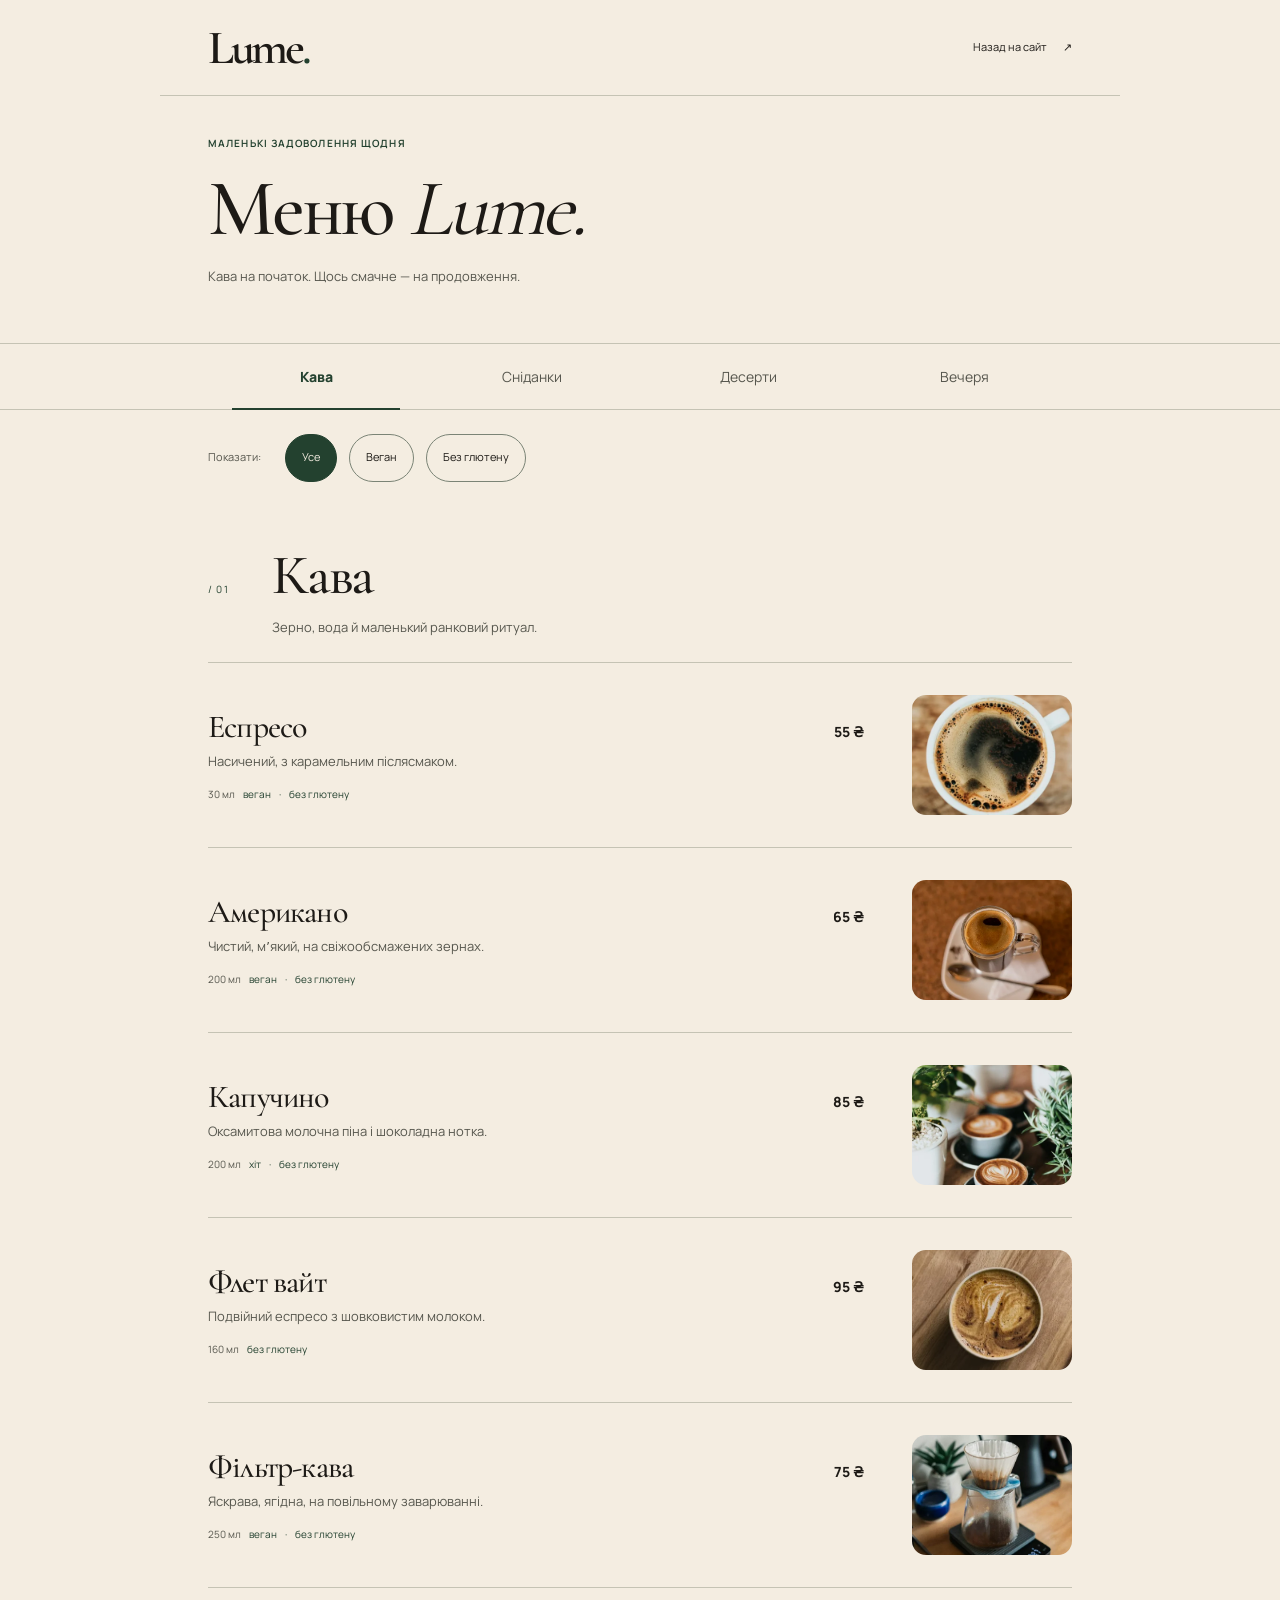
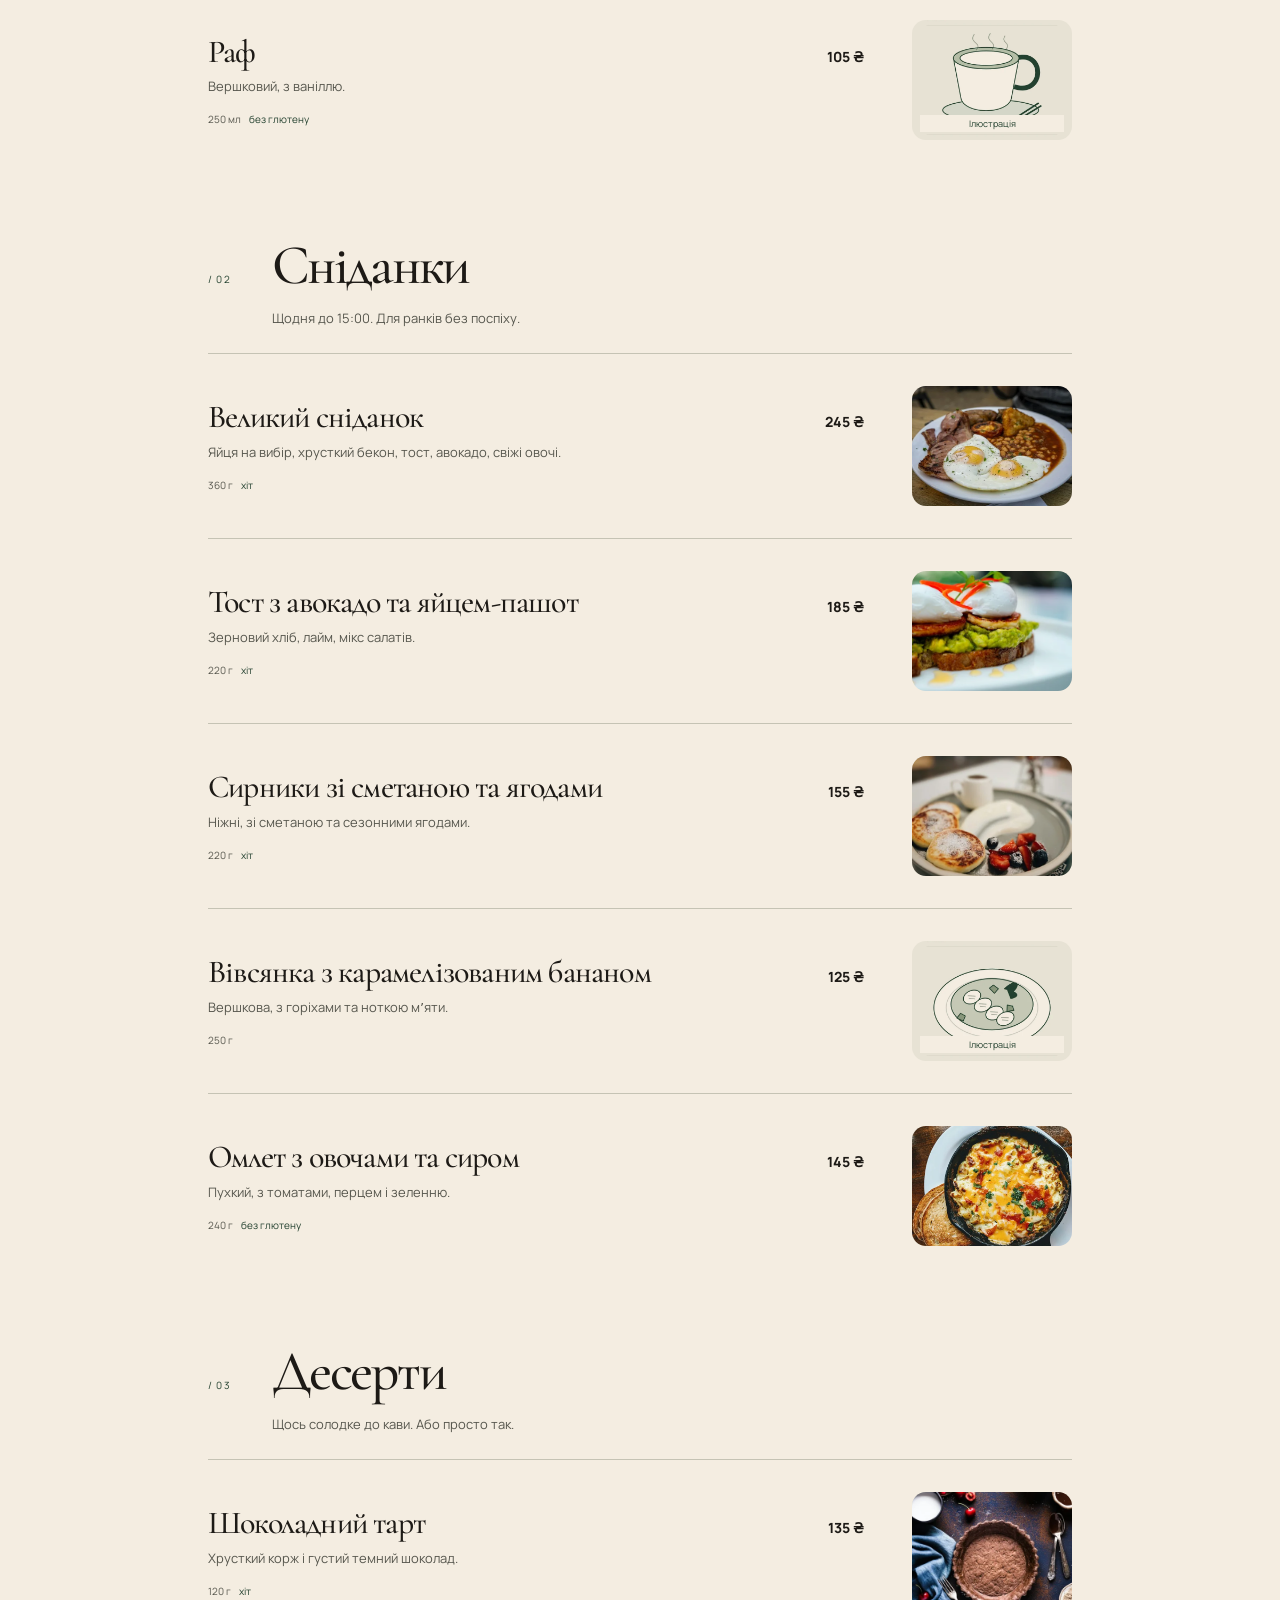
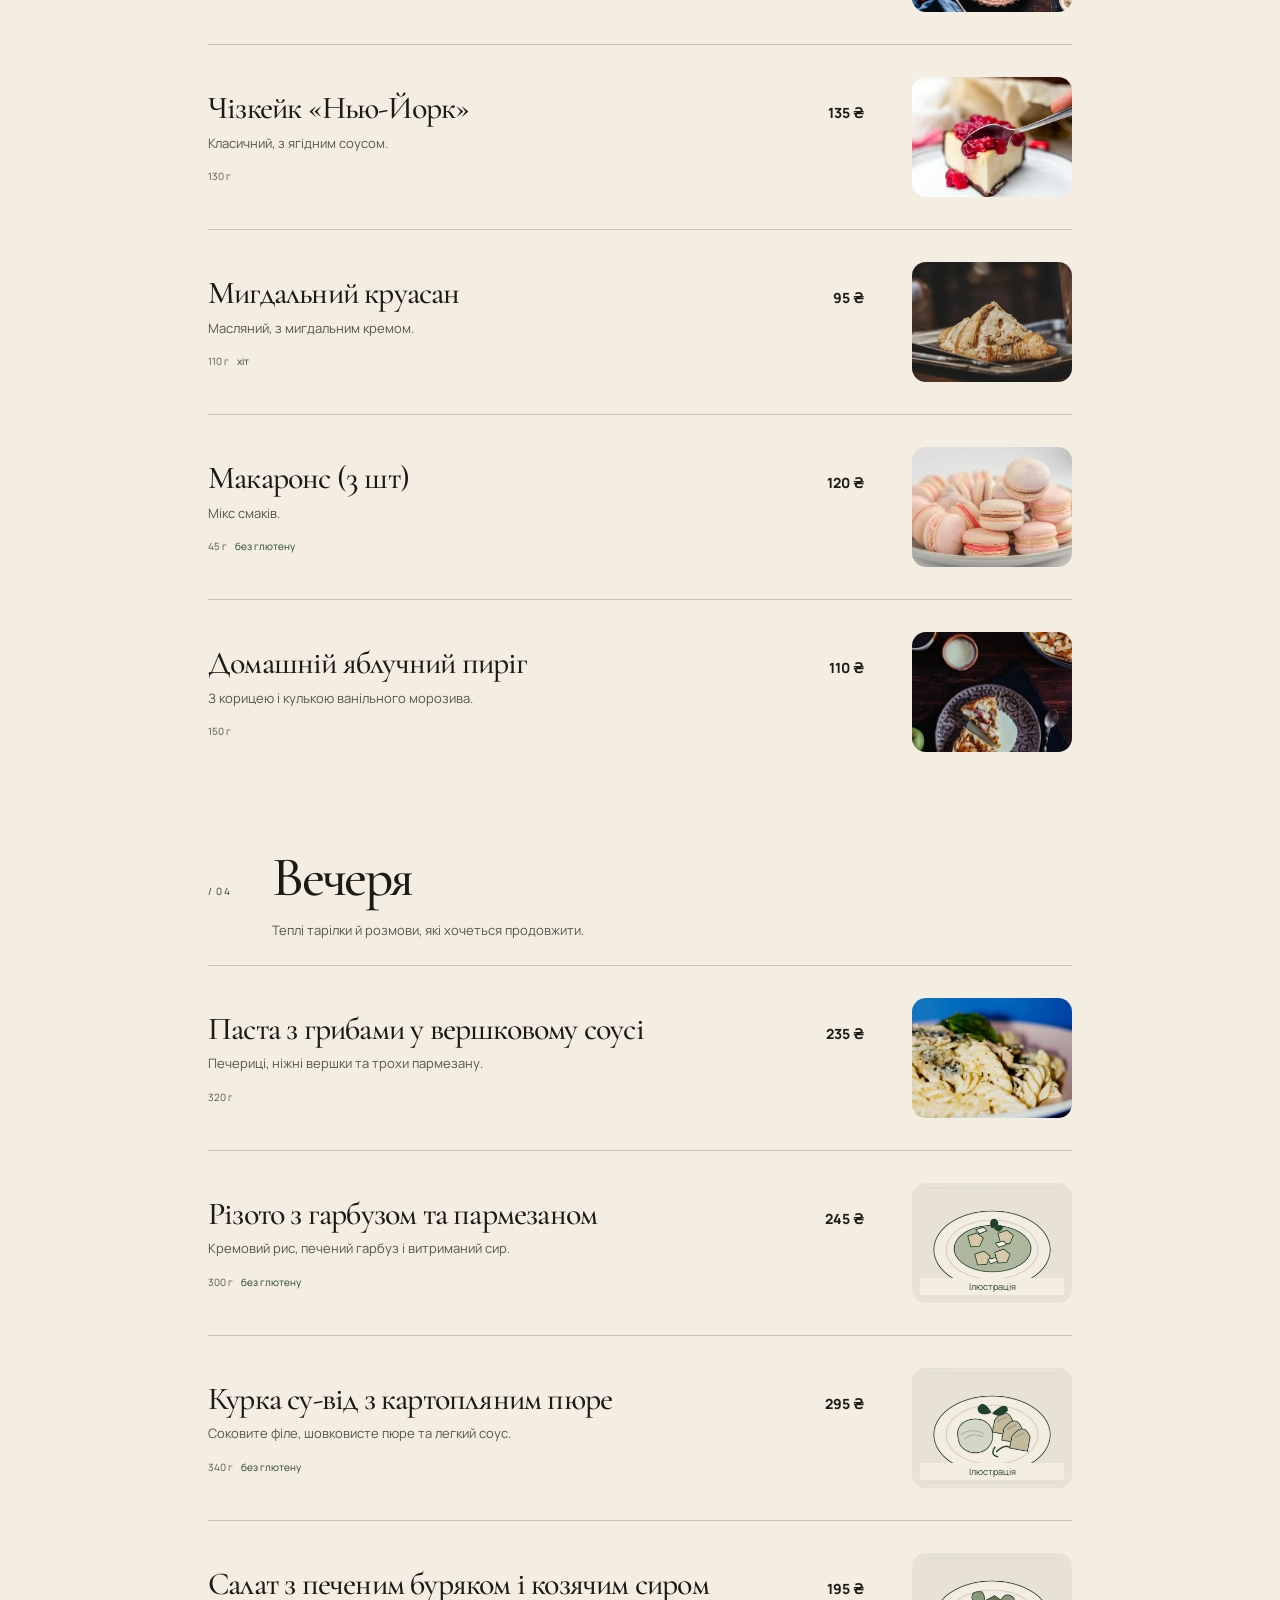
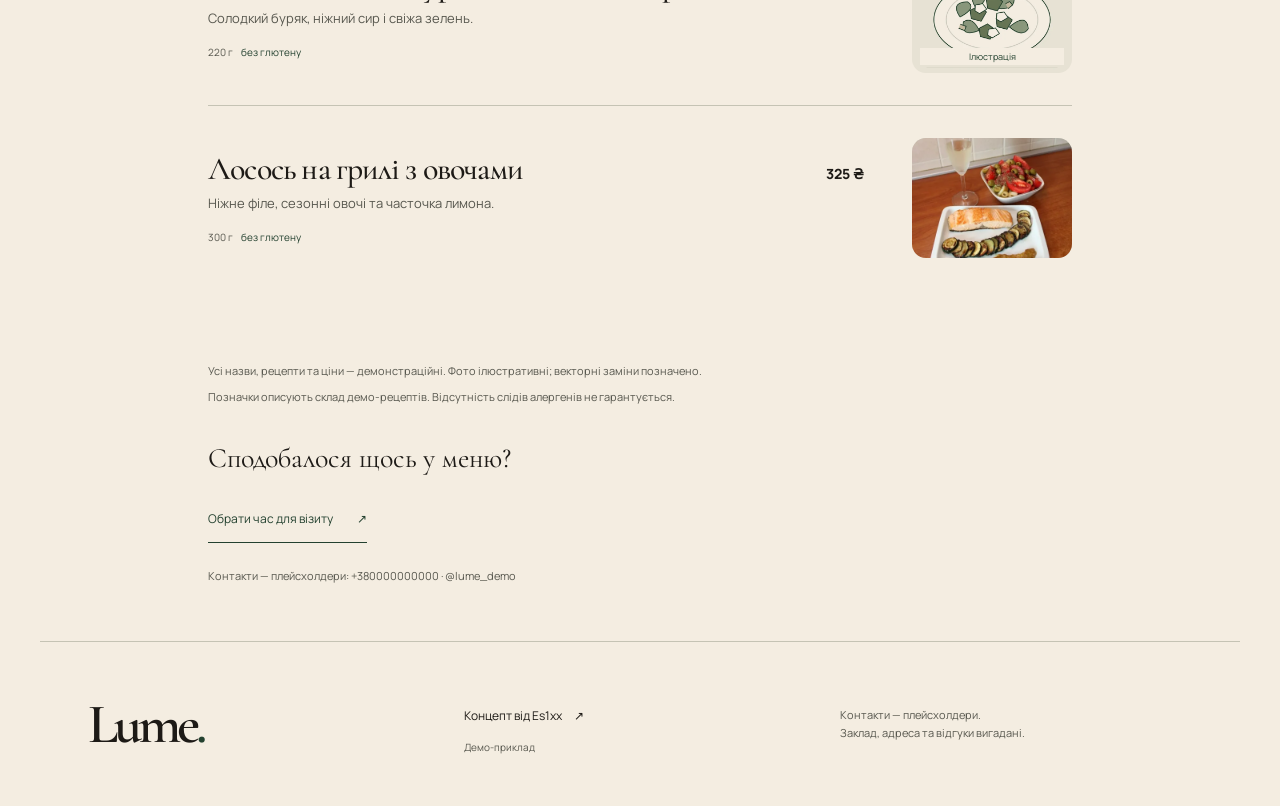
<file: cafe/menu/index.html>
<!doctype html>
<html lang="uk">
  <head>
    <meta charset="utf-8" />
    <meta name="viewport" content="width=device-width,initial-scale=1" />
    <title>Меню Lume — кава, сніданки, десерти й вечері | Демо</title>
    <meta
      name="description"
      content="Повне демо-меню Lume: 21 страва й напій, фото, ціни та фільтри за позначками."
    />
    <meta name="theme-color" content="#f4ede1" />
    <link rel="canonical" href="https://es1xx.github.io/cafe/menu/" />
    <meta property="og:type" content="website" />
    <meta property="og:locale" content="uk_UA" />
    <meta property="og:site_name" content="Lume · Демо від Es1xx" />
    <meta
      property="og:title"
      content="Меню Lume — кава, сніданки, десерти й вечері | Демо"
    />
    <meta
      property="og:description"
      content="Повне демо-меню Lume: 21 страва й напій, фото, ціни та фільтри за позначками."
    />
    <meta property="og:url" content="https://es1xx.github.io/cafe/menu/" />
    <meta
      property="og:image"
      content="https://es1xx.github.io/assets/cafe/og-lume.webp"
    />
    <meta property="og:image:width" content="1200" />
    <meta property="og:image:height" content="630" />
    <link rel="icon" href="../../assets/lume-icon.svg" type="image/svg+xml" />
    <link
      rel="preload"
      as="font"
      href="../../assets/fonts/cormorant-garamond-cyrillic-wght-normal.woff2"
      type="font/woff2"
      crossorigin
    />
    <link rel="stylesheet" href="../../assets/lume.min.css" />
    <script src="../../assets/lume.js" defer></script>
    <script type="application/ld+json">
      {
        "@context": "https://schema.org",
        "@type": "CafeOrCoffeeShop",
        "name": "Lume — демонстраційний приклад",
        "description": "Вигаданий заклад. Демо-концепт від Es1xx. Контакти й адреса — плейсхолдери.",
        "url": "https://es1xx.github.io/cafe/",
        "image": "https://es1xx.github.io/assets/cafe/og-lume.webp",
        "telephone": "+380000000000",
        "address": {
          "@type": "PostalAddress",
          "streetAddress": "Демонстраційна адреса — не реальний заклад",
          "addressLocality": "Черкаси",
          "addressCountry": "UA"
        },
        "servesCuisine": ["Кава", "Сніданки", "Європейська кухня"],
        "priceRange": "₴",
        "hasMenu": "https://es1xx.github.io/cafe/menu/",
        "openingHoursSpecification": [
          {
            "@type": "OpeningHoursSpecification",
            "dayOfWeek": [
              "Monday",
              "Tuesday",
              "Wednesday",
              "Thursday",
              "Friday",
              "Saturday",
              "Sunday"
            ],
            "opens": "08:00",
            "closes": "22:00"
          }
        ]
      }
    </script>
  </head>
  <body class="lume qr-page">
    <a class="skip" href="#main">До вмісту</a>
    <header class="qr-mast wrap">
      <a class="wordmark" href="../">Lume<span>.</span></a
      ><a class="back-link" href="../"
        >Назад на сайт <span aria-hidden="true">↗</span></a
      >
    </header>
    <main id="main">
      <section class="menu-section" id="menu" aria-labelledby="menu-title">
        <div class="menu-intro wrap">
          <p class="eyebrow">Маленькі задоволення щодня</p>
          <h1 id="menu-title">Меню <em>Lume.</em></h1>
          <p>Кава на початок. Щось смачне — на продовження.</p>
        </div>
        <h2 class="sr-only">Страви та напої за категоріями</h2>
        <div class="category-sticky">
          <nav class="category-nav wrap" aria-label="Категорії меню">
            <a
              href="#coffee"
              data-category-link="coffee"
              aria-current="location"
              >Кава<span class="category-count" aria-hidden="true">06</span></a
            ><a href="#breakfast" data-category-link="breakfast"
              >Сніданки<span class="category-count" aria-hidden="true"
                >05</span
              ></a
            ><a href="#desserts" data-category-link="desserts"
              >Десерти<span class="category-count" aria-hidden="true"
                >05</span
              ></a
            ><a href="#dinner" data-category-link="dinner"
              >Вечеря<span class="category-count" aria-hidden="true"
                >05</span
              ></a
            >
          </nav>
        </div>
        <div
          class="filters wrap"
          role="group"
          aria-label="Фільтрувати страви за позначками"
        >
          <span>Показати:</span
          ><button type="button" data-filter="all" aria-pressed="true">
            Усе</button
          ><button type="button" data-filter="веган" aria-pressed="false">
            Веган</button
          ><button type="button" data-filter="без глютену" aria-pressed="false">
            Без глютену
          </button>
          <p class="filter-status sr-only" role="status" aria-live="polite"></p>
        </div>
        <div class="menu-categories wrap">
          <section
            id="coffee"
            class="menu-category"
            aria-labelledby="coffee-title"
            data-menu-category="coffee"
          >
            <header class="category-heading">
              <span class="category-index">/ 01</span>
              <h3 id="coffee-title">Кава</h3>
              <p>Зерно, вода й маленький ранковий ритуал.</p>
            </header>
            <ul class="dish-list">
              <li
                class="dish"
                data-dish="espresso"
                data-tags="веган|без глютену"
              >
                <article>
                  <div class="dish-copy">
                    <div class="dish-heading">
                      <h4 id="dish-espresso">Еспресо</h4>
                      <span class="dish-price">55 ₴</span>
                    </div>
                    <p class="dish-description">
                      Насичений, з карамельним післясмаком.
                    </p>
                    <div class="dish-meta">
                      <span class="dish-weight">30 мл</span>
                      <div class="dish-tags">
                        <span>веган</span><span>без глютену</span>
                      </div>
                    </div>
                  </div>
                  <div class="dish-image blur-up">
                    <img
                      class=""
                      src="../../assets/cafe/menu/espresso.webp"
                      alt="Чашка насиченого еспресо з крема"
                      width="400"
                      height="600"
                      loading="lazy"
                      decoding="async"
                    />
                  </div>
                  <button
                    type="button"
                    class="dish-open"
                    aria-label="Докладніше: Еспресо, 55 ₴"
                    aria-haspopup="dialog"
                    data-title="Еспресо"
                    data-description="Насичений, з карамельним післясмаком."
                    data-ingredients="Свіжообсмажена кава, вода."
                    data-weight="30 мл"
                    data-price="55 ₴"
                    data-illustration="false"
                  >
                    <span class="sr-only">Відкрити опис страви</span>
                  </button>
                </article>
              </li>
              <li
                class="dish"
                data-dish="americano"
                data-tags="веган|без глютену"
              >
                <article>
                  <div class="dish-copy">
                    <div class="dish-heading">
                      <h4 id="dish-americano">Американо</h4>
                      <span class="dish-price">65 ₴</span>
                    </div>
                    <p class="dish-description">
                      Чистий, мʼякий, на свіжообсмажених зернах.
                    </p>
                    <div class="dish-meta">
                      <span class="dish-weight">200 мл</span>
                      <div class="dish-tags">
                        <span>веган</span><span>без глютену</span>
                      </div>
                    </div>
                  </div>
                  <div class="dish-image blur-up">
                    <img
                      class=""
                      src="../../assets/cafe/menu/americano.webp"
                      alt="Гарячий американо у чашці на блюдці"
                      width="600"
                      height="400"
                      loading="lazy"
                      decoding="async"
                    />
                  </div>
                  <button
                    type="button"
                    class="dish-open"
                    aria-label="Докладніше: Американо, 65 ₴"
                    aria-haspopup="dialog"
                    data-title="Американо"
                    data-description="Чистий, мʼякий, на свіжообсмажених зернах."
                    data-ingredients="Подвійний еспресо, гаряча вода."
                    data-weight="200 мл"
                    data-price="65 ₴"
                    data-illustration="false"
                  >
                    <span class="sr-only">Відкрити опис страви</span>
                  </button>
                </article>
              </li>
              <li
                class="dish"
                data-dish="cappuccino"
                data-tags="хіт|без глютену"
              >
                <article>
                  <div class="dish-copy">
                    <div class="dish-heading">
                      <h4 id="dish-cappuccino">Капучино</h4>
                      <span class="dish-price">85 ₴</span>
                    </div>
                    <p class="dish-description">
                      Оксамитова молочна піна і шоколадна нотка.
                    </p>
                    <div class="dish-meta">
                      <span class="dish-weight">200 мл</span>
                      <div class="dish-tags">
                        <span>хіт</span><span>без глютену</span>
                      </div>
                    </div>
                  </div>
                  <div class="dish-image blur-up">
                    <img
                      class=""
                      src="../../assets/cafe/menu/cappuccino.webp"
                      alt="Капучино з ніжною молочною піною"
                      width="400"
                      height="600"
                      loading="lazy"
                      decoding="async"
                    />
                  </div>
                  <button
                    type="button"
                    class="dish-open"
                    aria-label="Докладніше: Капучино, 85 ₴"
                    aria-haspopup="dialog"
                    data-title="Капучино"
                    data-description="Оксамитова молочна піна і шоколадна нотка."
                    data-ingredients="Еспресо, молоко. Містить молочні продукти."
                    data-weight="200 мл"
                    data-price="85 ₴"
                    data-illustration="false"
                  >
                    <span class="sr-only">Відкрити опис страви</span>
                  </button>
                </article>
              </li>
              <li class="dish" data-dish="flat-white" data-tags="без глютену">
                <article>
                  <div class="dish-copy">
                    <div class="dish-heading">
                      <h4 id="dish-flat-white">Флет вайт</h4>
                      <span class="dish-price">95 ₴</span>
                    </div>
                    <p class="dish-description">
                      Подвійний еспресо з шовковистим молоком.
                    </p>
                    <div class="dish-meta">
                      <span class="dish-weight">160 мл</span>
                      <div class="dish-tags"><span>без глютену</span></div>
                    </div>
                  </div>
                  <div class="dish-image blur-up">
                    <img
                      class=""
                      src="../../assets/cafe/menu/flat-white.webp"
                      alt="Флет вайт з тонким шаром молочної піни"
                      width="337"
                      height="600"
                      loading="lazy"
                      decoding="async"
                    />
                  </div>
                  <button
                    type="button"
                    class="dish-open"
                    aria-label="Докладніше: Флет вайт, 95 ₴"
                    aria-haspopup="dialog"
                    data-title="Флет вайт"
                    data-description="Подвійний еспресо з шовковистим молоком."
                    data-ingredients="Подвійний еспресо, молоко. Містить молочні продукти."
                    data-weight="160 мл"
                    data-price="95 ₴"
                    data-illustration="false"
                  >
                    <span class="sr-only">Відкрити опис страви</span>
                  </button>
                </article>
              </li>
              <li
                class="dish"
                data-dish="filter-coffee"
                data-tags="веган|без глютену"
              >
                <article>
                  <div class="dish-copy">
                    <div class="dish-heading">
                      <h4 id="dish-filter-coffee">Фільтр-кава</h4>
                      <span class="dish-price">75 ₴</span>
                    </div>
                    <p class="dish-description">
                      Яскрава, ягідна, на повільному заварюванні.
                    </p>
                    <div class="dish-meta">
                      <span class="dish-weight">250 мл</span>
                      <div class="dish-tags">
                        <span>веган</span><span>без глютену</span>
                      </div>
                    </div>
                  </div>
                  <div class="dish-image blur-up">
                    <img
                      class=""
                      src="../../assets/cafe/menu/filter-coffee.webp"
                      alt="Ручне приготування фільтр-кави через пуровер"
                      width="450"
                      height="600"
                      loading="lazy"
                      decoding="async"
                    />
                  </div>
                  <button
                    type="button"
                    class="dish-open"
                    aria-label="Докладніше: Фільтр-кава, 75 ₴"
                    aria-haspopup="dialog"
                    data-title="Фільтр-кава"
                    data-description="Яскрава, ягідна, на повільному заварюванні."
                    data-ingredients="Кава світлого обсмаження, вода, паперовий фільтр."
                    data-weight="250 мл"
                    data-price="75 ₴"
                    data-illustration="false"
                  >
                    <span class="sr-only">Відкрити опис страви</span>
                  </button>
                </article>
              </li>
              <li class="dish" data-dish="raf-coffee" data-tags="без глютену">
                <article>
                  <div class="dish-copy">
                    <div class="dish-heading">
                      <h4 id="dish-raf-coffee">Раф</h4>
                      <span class="dish-price">105 ₴</span>
                    </div>
                    <p class="dish-description">Вершковий, з ваніллю.</p>
                    <div class="dish-meta">
                      <span class="dish-weight">250 мл</span>
                      <div class="dish-tags"><span>без глютену</span></div>
                    </div>
                  </div>
                  <div class="dish-image blur-up">
                    <img
                      class=""
                      src="../../assets/cafe/menu/raf-coffee.webp"
                      alt="Editorial-ілюстрація вершкового рафу з ваніллю"
                      width="600"
                      height="600"
                      loading="lazy"
                      decoding="async"
                    /><span class="illustration-label">Ілюстрація</span>
                  </div>
                  <button
                    type="button"
                    class="dish-open"
                    aria-label="Докладніше: Раф, 105 ₴"
                    aria-haspopup="dialog"
                    data-title="Раф"
                    data-description="Вершковий, з ваніллю."
                    data-ingredients="Еспресо, вершки, ванільний цукор. Містить молочні продукти."
                    data-weight="250 мл"
                    data-price="105 ₴"
                    data-illustration="true"
                  >
                    <span class="sr-only">Відкрити опис страви</span>
                  </button>
                </article>
              </li>
            </ul>
          </section>
          <section
            id="breakfast"
            class="menu-category"
            aria-labelledby="breakfast-title"
            data-menu-category="breakfast"
          >
            <header class="category-heading">
              <span class="category-index">/ 02</span>
              <h3 id="breakfast-title">Сніданки</h3>
              <p>Щодня до 15:00. Для ранків без поспіху.</p>
            </header>
            <ul class="dish-list">
              <li class="dish" data-dish="big-breakfast" data-tags="хіт">
                <article>
                  <div class="dish-copy">
                    <div class="dish-heading">
                      <h4 id="dish-big-breakfast">Великий сніданок</h4>
                      <span class="dish-price">245 ₴</span>
                    </div>
                    <p class="dish-description">
                      Яйця на вибір, хрусткий бекон, тост, авокадо, свіжі овочі.
                    </p>
                    <div class="dish-meta">
                      <span class="dish-weight">360 г</span>
                      <div class="dish-tags"><span>хіт</span></div>
                    </div>
                  </div>
                  <div class="dish-image blur-up">
                    <img
                      class=""
                      src="../../assets/cafe/menu/big-breakfast.webp"
                      alt="Великий сніданок з яйцями, беконом і овочами на тарілці"
                      width="600"
                      height="400"
                      loading="lazy"
                      decoding="async"
                    />
                  </div>
                  <button
                    type="button"
                    class="dish-open"
                    aria-label="Докладніше: Великий сніданок, 245 ₴"
                    aria-haspopup="dialog"
                    data-title="Великий сніданок"
                    data-description="Яйця на вибір, хрусткий бекон, тост, авокадо, свіжі овочі."
                    data-ingredients="Яйця, бекон, зерновий хліб, авокадо, помідори, огірок, зелень. Містить яйця та глютен."
                    data-weight="360 г"
                    data-price="245 ₴"
                    data-illustration="false"
                  >
                    <span class="sr-only">Відкрити опис страви</span>
                  </button>
                </article>
              </li>
              <li class="dish" data-dish="avocado-toast" data-tags="хіт">
                <article>
                  <div class="dish-copy">
                    <div class="dish-heading">
                      <h4 id="dish-avocado-toast">
                        Тост з авокадо та яйцем-пашот
                      </h4>
                      <span class="dish-price">185 ₴</span>
                    </div>
                    <p class="dish-description">
                      Зерновий хліб, лайм, мікс салатів.
                    </p>
                    <div class="dish-meta">
                      <span class="dish-weight">220 г</span>
                      <div class="dish-tags"><span>хіт</span></div>
                    </div>
                  </div>
                  <div class="dish-image blur-up">
                    <img
                      class=""
                      src="../../assets/cafe/menu/avocado-toast.webp"
                      alt="Тост з авокадо, яйцем-пашот і зеленню"
                      width="401"
                      height="600"
                      loading="lazy"
                      decoding="async"
                    />
                  </div>
                  <button
                    type="button"
                    class="dish-open"
                    aria-label="Докладніше: Тост з авокадо та яйцем-пашот, 185 ₴"
                    aria-haspopup="dialog"
                    data-title="Тост з авокадо та яйцем-пашот"
                    data-description="Зерновий хліб, лайм, мікс салатів."
                    data-ingredients="Зерновий хліб, авокадо, яйце-пашот, сік лайма, салатне листя. Містить яйця та глютен."
                    data-weight="220 г"
                    data-price="185 ₴"
                    data-illustration="false"
                  >
                    <span class="sr-only">Відкрити опис страви</span>
                  </button>
                </article>
              </li>
              <li class="dish" data-dish="syrniki" data-tags="хіт">
                <article>
                  <div class="dish-copy">
                    <div class="dish-heading">
                      <h4 id="dish-syrniki">Сирники зі сметаною та ягодами</h4>
                      <span class="dish-price">155 ₴</span>
                    </div>
                    <p class="dish-description">
                      Ніжні, зі сметаною та сезонними ягодами.
                    </p>
                    <div class="dish-meta">
                      <span class="dish-weight">220 г</span>
                      <div class="dish-tags"><span>хіт</span></div>
                    </div>
                  </div>
                  <div class="dish-image blur-up">
                    <img
                      class=""
                      src="../../assets/cafe/menu/syrniki.webp"
                      alt="Золотаві сирники зі сметаною та свіжими ягодами"
                      width="451"
                      height="600"
                      loading="lazy"
                      decoding="async"
                    />
                  </div>
                  <button
                    type="button"
                    class="dish-open"
                    aria-label="Докладніше: Сирники зі сметаною та ягодами, 155 ₴"
                    aria-haspopup="dialog"
                    data-title="Сирники зі сметаною та ягодами"
                    data-description="Ніжні, зі сметаною та сезонними ягодами."
                    data-ingredients="Кисломолочний сир, яйце, пшеничне борошно, сметана, сезонні ягоди. Містить молочні продукти, яйця та глютен."
                    data-weight="220 г"
                    data-price="155 ₴"
                    data-illustration="false"
                  >
                    <span class="sr-only">Відкрити опис страви</span>
                  </button>
                </article>
              </li>
              <li class="dish" data-dish="banana-oatmeal" data-tags="">
                <article>
                  <div class="dish-copy">
                    <div class="dish-heading">
                      <h4 id="dish-banana-oatmeal">
                        Вівсянка з карамелізованим бананом
                      </h4>
                      <span class="dish-price">125 ₴</span>
                    </div>
                    <p class="dish-description">
                      Вершкова, з горіхами та ноткою мʼяти.
                    </p>
                    <div class="dish-meta">
                      <span class="dish-weight">250 г</span>
                      <div class="dish-tags"></div>
                    </div>
                  </div>
                  <div class="dish-image blur-up">
                    <img
                      class=""
                      src="../../assets/cafe/menu/banana-oatmeal.webp"
                      alt="Editorial-ілюстрація вівсянки з карамелізованим бананом і горіхами"
                      width="600"
                      height="600"
                      loading="lazy"
                      decoding="async"
                    /><span class="illustration-label">Ілюстрація</span>
                  </div>
                  <button
                    type="button"
                    class="dish-open"
                    aria-label="Докладніше: Вівсянка з карамелізованим бананом, 125 ₴"
                    aria-haspopup="dialog"
                    data-title="Вівсянка з карамелізованим бананом"
                    data-description="Вершкова, з горіхами та ноткою мʼяти."
                    data-ingredients="Вівсяні пластівці, молоко, банан, вершкове масло, тростинний цукор, волоські горіхи, мʼята. Містить молочні продукти, глютен та горіхи."
                    data-weight="250 г"
                    data-price="125 ₴"
                    data-illustration="true"
                  >
                    <span class="sr-only">Відкрити опис страви</span>
                  </button>
                </article>
              </li>
              <li class="dish" data-dish="omelette" data-tags="без глютену">
                <article>
                  <div class="dish-copy">
                    <div class="dish-heading">
                      <h4 id="dish-omelette">Омлет з овочами та сиром</h4>
                      <span class="dish-price">145 ₴</span>
                    </div>
                    <p class="dish-description">
                      Пухкий, з томатами, перцем і зеленню.
                    </p>
                    <div class="dish-meta">
                      <span class="dish-weight">240 г</span>
                      <div class="dish-tags"><span>без глютену</span></div>
                    </div>
                  </div>
                  <div class="dish-image blur-up">
                    <img
                      class=""
                      src="../../assets/cafe/menu/omelette.webp"
                      alt="Омлет з овочами, сиром і зеленню на тарілці"
                      width="600"
                      height="499"
                      loading="lazy"
                      decoding="async"
                    />
                  </div>
                  <button
                    type="button"
                    class="dish-open"
                    aria-label="Докладніше: Омлет з овочами та сиром, 145 ₴"
                    aria-haspopup="dialog"
                    data-title="Омлет з овочами та сиром"
                    data-description="Пухкий, з томатами, перцем і зеленню."
                    data-ingredients="Яйця, молоко, сир, томати, солодкий перець, зелень. Містить яйця та молочні продукти."
                    data-weight="240 г"
                    data-price="145 ₴"
                    data-illustration="false"
                  >
                    <span class="sr-only">Відкрити опис страви</span>
                  </button>
                </article>
              </li>
            </ul>
          </section>
          <section
            id="desserts"
            class="menu-category"
            aria-labelledby="desserts-title"
            data-menu-category="desserts"
          >
            <header class="category-heading">
              <span class="category-index">/ 03</span>
              <h3 id="desserts-title">Десерти</h3>
              <p>Щось солодке до кави. Або просто так.</p>
            </header>
            <ul class="dish-list">
              <li class="dish" data-dish="chocolate-tart" data-tags="хіт">
                <article>
                  <div class="dish-copy">
                    <div class="dish-heading">
                      <h4 id="dish-chocolate-tart">Шоколадний тарт</h4>
                      <span class="dish-price">135 ₴</span>
                    </div>
                    <p class="dish-description">
                      Хрусткий корж і густий темний шоколад.
                    </p>
                    <div class="dish-meta">
                      <span class="dish-weight">120 г</span>
                      <div class="dish-tags"><span>хіт</span></div>
                    </div>
                  </div>
                  <div class="dish-image blur-up">
                    <img
                      class=""
                      src="../../assets/cafe/menu/chocolate-tart.webp"
                      alt="Темний шоколадний тарт на хрусткому коржі"
                      width="400"
                      height="600"
                      loading="lazy"
                      decoding="async"
                    />
                  </div>
                  <button
                    type="button"
                    class="dish-open"
                    aria-label="Докладніше: Шоколадний тарт, 135 ₴"
                    aria-haspopup="dialog"
                    data-title="Шоколадний тарт"
                    data-description="Хрусткий корж і густий темний шоколад."
                    data-ingredients="Пшеничне борошно, вершкове масло, темний шоколад, вершки, яйце. Містить глютен, яйця та молочні продукти."
                    data-weight="120 г"
                    data-price="135 ₴"
                    data-illustration="false"
                  >
                    <span class="sr-only">Відкрити опис страви</span>
                  </button>
                </article>
              </li>
              <li class="dish" data-dish="cheesecake" data-tags="">
                <article>
                  <div class="dish-copy">
                    <div class="dish-heading">
                      <h4 id="dish-cheesecake">Чізкейк «Нью-Йорк»</h4>
                      <span class="dish-price">135 ₴</span>
                    </div>
                    <p class="dish-description">Класичний, з ягідним соусом.</p>
                    <div class="dish-meta">
                      <span class="dish-weight">130 г</span>
                      <div class="dish-tags"></div>
                    </div>
                  </div>
                  <div class="dish-image blur-up">
                    <img
                      class=""
                      src="../../assets/cafe/menu/cheesecake.webp"
                      alt="Класичний чізкейк з рожевим ягідним соусом"
                      width="450"
                      height="600"
                      loading="lazy"
                      decoding="async"
                    />
                  </div>
                  <button
                    type="button"
                    class="dish-open"
                    aria-label="Докладніше: Чізкейк «Нью-Йорк», 135 ₴"
                    aria-haspopup="dialog"
                    data-title="Чізкейк «Нью-Йорк»"
                    data-description="Класичний, з ягідним соусом."
                    data-ingredients="Вершковий сир, вершки, яйця, пісочне печиво, вершкове масло, ягідний соус. Містить молочні продукти, яйця та глютен."
                    data-weight="130 г"
                    data-price="135 ₴"
                    data-illustration="false"
                  >
                    <span class="sr-only">Відкрити опис страви</span>
                  </button>
                </article>
              </li>
              <li class="dish" data-dish="almond-croissant" data-tags="хіт">
                <article>
                  <div class="dish-copy">
                    <div class="dish-heading">
                      <h4 id="dish-almond-croissant">Мигдальний круасан</h4>
                      <span class="dish-price">95 ₴</span>
                    </div>
                    <p class="dish-description">
                      Масляний, з мигдальним кремом.
                    </p>
                    <div class="dish-meta">
                      <span class="dish-weight">110 г</span>
                      <div class="dish-tags"><span>хіт</span></div>
                    </div>
                  </div>
                  <div class="dish-image blur-up">
                    <img
                      class=""
                      src="../../assets/cafe/menu/almond-croissant.webp"
                      alt="Мигдальний круасан із кремом і мигдальними пластівцями"
                      width="429"
                      height="600"
                      loading="lazy"
                      decoding="async"
                    />
                  </div>
                  <button
                    type="button"
                    class="dish-open"
                    aria-label="Докладніше: Мигдальний круасан, 95 ₴"
                    aria-haspopup="dialog"
                    data-title="Мигдальний круасан"
                    data-description="Масляний, з мигдальним кремом."
                    data-ingredients="Листкове дріжджове тісто, вершкове масло, мигдальний крем, мигдальні пластівці. Містить глютен, молочні продукти, яйця та горіхи."
                    data-weight="110 г"
                    data-price="95 ₴"
                    data-illustration="false"
                  >
                    <span class="sr-only">Відкрити опис страви</span>
                  </button>
                </article>
              </li>
              <li class="dish" data-dish="macarons" data-tags="без глютену">
                <article>
                  <div class="dish-copy">
                    <div class="dish-heading">
                      <h4 id="dish-macarons">Макаронс (3 шт)</h4>
                      <span class="dish-price">120 ₴</span>
                    </div>
                    <p class="dish-description">Мікс смаків.</p>
                    <div class="dish-meta">
                      <span class="dish-weight">45 г</span>
                      <div class="dish-tags"><span>без глютену</span></div>
                    </div>
                  </div>
                  <div class="dish-image blur-up">
                    <img
                      class=""
                      src="../../assets/cafe/menu/macarons.webp"
                      alt="Ніжні рожеві та кремові макаронс на блюді"
                      width="600"
                      height="400"
                      loading="lazy"
                      decoding="async"
                    />
                  </div>
                  <button
                    type="button"
                    class="dish-open"
                    aria-label="Докладніше: Макаронс (3 шт), 120 ₴"
                    aria-haspopup="dialog"
                    data-title="Макаронс (3 шт)"
                    data-description="Мікс смаків."
                    data-ingredients="Мигдальне борошно, яєчний білок, цукор, вершковий ганаш. Містить горіхи, яйця та молочні продукти."
                    data-weight="45 г"
                    data-price="120 ₴"
                    data-illustration="false"
                  >
                    <span class="sr-only">Відкрити опис страви</span>
                  </button>
                </article>
              </li>
              <li class="dish" data-dish="apple-pie" data-tags="">
                <article>
                  <div class="dish-copy">
                    <div class="dish-heading">
                      <h4 id="dish-apple-pie">Домашній яблучний пиріг</h4>
                      <span class="dish-price">110 ₴</span>
                    </div>
                    <p class="dish-description">
                      З корицею і кулькою ванільного морозива.
                    </p>
                    <div class="dish-meta">
                      <span class="dish-weight">150 г</span>
                      <div class="dish-tags"></div>
                    </div>
                  </div>
                  <div class="dish-image blur-up">
                    <img
                      class=""
                      src="../../assets/cafe/menu/apple-pie.webp"
                      alt="Шматочок домашнього яблучного пирога на тарілці"
                      width="400"
                      height="600"
                      loading="lazy"
                      decoding="async"
                    />
                  </div>
                  <button
                    type="button"
                    class="dish-open"
                    aria-label="Докладніше: Домашній яблучний пиріг, 110 ₴"
                    aria-haspopup="dialog"
                    data-title="Домашній яблучний пиріг"
                    data-description="З корицею і кулькою ванільного морозива."
                    data-ingredients="Яблука, пшеничне борошно, вершкове масло, яйце, кориця, ванільне морозиво. Містить глютен, яйця та молочні продукти."
                    data-weight="150 г"
                    data-price="110 ₴"
                    data-illustration="false"
                  >
                    <span class="sr-only">Відкрити опис страви</span>
                  </button>
                </article>
              </li>
            </ul>
          </section>
          <section
            id="dinner"
            class="menu-category"
            aria-labelledby="dinner-title"
            data-menu-category="dinner"
          >
            <header class="category-heading">
              <span class="category-index">/ 04</span>
              <h3 id="dinner-title">Вечеря</h3>
              <p>Теплі тарілки й розмови, які хочеться продовжити.</p>
            </header>
            <ul class="dish-list">
              <li class="dish" data-dish="mushroom-pasta" data-tags="">
                <article>
                  <div class="dish-copy">
                    <div class="dish-heading">
                      <h4 id="dish-mushroom-pasta">
                        Паста з грибами у вершковому соусі
                      </h4>
                      <span class="dish-price">235 ₴</span>
                    </div>
                    <p class="dish-description">
                      Печериці, ніжні вершки та трохи пармезану.
                    </p>
                    <div class="dish-meta">
                      <span class="dish-weight">320 г</span>
                      <div class="dish-tags"></div>
                    </div>
                  </div>
                  <div class="dish-image blur-up">
                    <img
                      class=""
                      src="../../assets/cafe/menu/mushroom-pasta.webp"
                      alt="Паста з грибами у світлому вершковому соусі"
                      width="480"
                      height="600"
                      loading="lazy"
                      decoding="async"
                    />
                  </div>
                  <button
                    type="button"
                    class="dish-open"
                    aria-label="Докладніше: Паста з грибами у вершковому соусі, 235 ₴"
                    aria-haspopup="dialog"
                    data-title="Паста з грибами у вершковому соусі"
                    data-description="Печериці, ніжні вершки та трохи пармезану."
                    data-ingredients="Пшенична паста, печериці, вершки, пармезан, цибуля, часник. Містить глютен та молочні продукти."
                    data-weight="320 г"
                    data-price="235 ₴"
                    data-illustration="false"
                  >
                    <span class="sr-only">Відкрити опис страви</span>
                  </button>
                </article>
              </li>
              <li
                class="dish"
                data-dish="pumpkin-risotto"
                data-tags="без глютену"
              >
                <article>
                  <div class="dish-copy">
                    <div class="dish-heading">
                      <h4 id="dish-pumpkin-risotto">
                        Різото з гарбузом та пармезаном
                      </h4>
                      <span class="dish-price">245 ₴</span>
                    </div>
                    <p class="dish-description">
                      Кремовий рис, печений гарбуз і витриманий сир.
                    </p>
                    <div class="dish-meta">
                      <span class="dish-weight">300 г</span>
                      <div class="dish-tags"><span>без глютену</span></div>
                    </div>
                  </div>
                  <div class="dish-image blur-up">
                    <img
                      class=""
                      src="../../assets/cafe/menu/pumpkin-risotto.webp"
                      alt="Editorial-ілюстрація різото з гарбузом і пармезаном"
                      width="600"
                      height="600"
                      loading="lazy"
                      decoding="async"
                    /><span class="illustration-label">Ілюстрація</span>
                  </div>
                  <button
                    type="button"
                    class="dish-open"
                    aria-label="Докладніше: Різото з гарбузом та пармезаном, 245 ₴"
                    aria-haspopup="dialog"
                    data-title="Різото з гарбузом та пармезаном"
                    data-description="Кремовий рис, печений гарбуз і витриманий сир."
                    data-ingredients="Рис арборіо, гарбуз, овочевий бульйон, пармезан, вершкове масло, цибуля. Містить молочні продукти."
                    data-weight="300 г"
                    data-price="245 ₴"
                    data-illustration="true"
                  >
                    <span class="sr-only">Відкрити опис страви</span>
                  </button>
                </article>
              </li>
              <li
                class="dish"
                data-dish="sous-vide-chicken"
                data-tags="без глютену"
              >
                <article>
                  <div class="dish-copy">
                    <div class="dish-heading">
                      <h4 id="dish-sous-vide-chicken">
                        Курка су-від з картопляним пюре
                      </h4>
                      <span class="dish-price">295 ₴</span>
                    </div>
                    <p class="dish-description">
                      Соковите філе, шовковисте пюре та легкий соус.
                    </p>
                    <div class="dish-meta">
                      <span class="dish-weight">340 г</span>
                      <div class="dish-tags"><span>без глютену</span></div>
                    </div>
                  </div>
                  <div class="dish-image blur-up">
                    <img
                      class=""
                      src="../../assets/cafe/menu/sous-vide-chicken.webp"
                      alt="Editorial-ілюстрація курки су-від з картопляним пюре"
                      width="600"
                      height="600"
                      loading="lazy"
                      decoding="async"
                    /><span class="illustration-label">Ілюстрація</span>
                  </div>
                  <button
                    type="button"
                    class="dish-open"
                    aria-label="Докладніше: Курка су-від з картопляним пюре, 295 ₴"
                    aria-haspopup="dialog"
                    data-title="Курка су-від з картопляним пюре"
                    data-description="Соковите філе, шовковисте пюре та легкий соус."
                    data-ingredients="Куряче філе, картопля, молоко, вершкове масло, курячий бульйон, зелень. Містить молочні продукти."
                    data-weight="340 г"
                    data-price="295 ₴"
                    data-illustration="true"
                  >
                    <span class="sr-only">Відкрити опис страви</span>
                  </button>
                </article>
              </li>
              <li class="dish" data-dish="beet-salad" data-tags="без глютену">
                <article>
                  <div class="dish-copy">
                    <div class="dish-heading">
                      <h4 id="dish-beet-salad">
                        Салат з печеним буряком і козячим сиром
                      </h4>
                      <span class="dish-price">195 ₴</span>
                    </div>
                    <p class="dish-description">
                      Солодкий буряк, ніжний сир і свіжа зелень.
                    </p>
                    <div class="dish-meta">
                      <span class="dish-weight">220 г</span>
                      <div class="dish-tags"><span>без глютену</span></div>
                    </div>
                  </div>
                  <div class="dish-image blur-up">
                    <img
                      class=""
                      src="../../assets/cafe/menu/beet-salad.webp"
                      alt="Editorial-ілюстрація салату з печеним буряком і козячим сиром"
                      width="600"
                      height="600"
                      loading="lazy"
                      decoding="async"
                    /><span class="illustration-label">Ілюстрація</span>
                  </div>
                  <button
                    type="button"
                    class="dish-open"
                    aria-label="Докладніше: Салат з печеним буряком і козячим сиром, 195 ₴"
                    aria-haspopup="dialog"
                    data-title="Салат з печеним буряком і козячим сиром"
                    data-description="Солодкий буряк, ніжний сир і свіжа зелень."
                    data-ingredients="Печений буряк, козячий сир, рукола, волоські горіхи, оливкова олія. Містить молочні продукти та горіхи."
                    data-weight="220 г"
                    data-price="195 ₴"
                    data-illustration="true"
                  >
                    <span class="sr-only">Відкрити опис страви</span>
                  </button>
                </article>
              </li>
              <li
                class="dish"
                data-dish="grilled-salmon"
                data-tags="без глютену"
              >
                <article>
                  <div class="dish-copy">
                    <div class="dish-heading">
                      <h4 id="dish-grilled-salmon">
                        Лосось на грилі з овочами
                      </h4>
                      <span class="dish-price">325 ₴</span>
                    </div>
                    <p class="dish-description">
                      Ніжне філе, сезонні овочі та часточка лимона.
                    </p>
                    <div class="dish-meta">
                      <span class="dish-weight">300 г</span>
                      <div class="dish-tags"><span>без глютену</span></div>
                    </div>
                  </div>
                  <div class="dish-image blur-up">
                    <img
                      class=""
                      src="../../assets/cafe/menu/grilled-salmon.webp"
                      alt="Лосось із гриль-смугами, овочами та соусом"
                      width="400"
                      height="600"
                      loading="lazy"
                      decoding="async"
                    />
                  </div>
                  <button
                    type="button"
                    class="dish-open"
                    aria-label="Докладніше: Лосось на грилі з овочами, 325 ₴"
                    aria-haspopup="dialog"
                    data-title="Лосось на грилі з овочами"
                    data-description="Ніжне філе, сезонні овочі та часточка лимона."
                    data-ingredients="Філе лосося, кабачок, солодкий перець, морква, лимон, оливкова олія. Містить рибу."
                    data-weight="300 г"
                    data-price="325 ₴"
                    data-illustration="false"
                  >
                    <span class="sr-only">Відкрити опис страви</span>
                  </button>
                </article>
              </li>
            </ul>
          </section>
        </div>
        <div class="menu-note wrap">
          <p>
            Усі назви, рецепти та ціни — демонстраційні. Фото ілюстративні;
            векторні заміни позначено.
          </p>
          <p>
            Позначки описують склад демо-рецептів. Відсутність слідів алергенів
            не гарантується.
          </p>
        </div>
      </section>
      <div class="qr-bottom wrap">
        <p>Сподобалося щось у меню?</p>
        <a class="quiet-link" href="../#contact"
          >Обрати час для візиту <span aria-hidden="true">↗</span></a
        >
        <p class="demo-note">
          Контакти — плейсхолдери: +380000000000 · @lume_demo
        </p>
      </div>
    </main>
    <footer class="site-footer wrap">
      <a class="footer-wordmark" href="../">Lume<span>.</span></a>
      <div>
        <a class="concept-link" href="../../"
          >Концепт від Es1xx <span aria-hidden="true">↗</span></a
        >
        <p>Демо-приклад</p>
      </div>
      <p>Контакти — плейсхолдери.<br />Заклад, адреса та відгуки вигадані.</p>
    </footer>
    <dialog id="dish-dialog" aria-labelledby="dialog-title">
      <div class="dialog-shell">
        <button
          type="button"
          class="dialog-close"
          aria-label="Закрити опис страви"
          autofocus
        >
          <svg viewBox="0 0 24 24" width="24" height="24" aria-hidden="true">
            <path
              d="m5 5 14 14M19 5 5 19"
              fill="none"
              stroke="currentColor"
              stroke-width="1.5"
            />
          </svg>
        </button>
        <div class="dialog-media">
          <img id="dialog-image" width="600" height="600" alt="" /><span
            class="swipe-hint"
            >Проведіть вниз, щоб закрити</span
          >
        </div>
        <div class="dialog-copy">
          <p class="eyebrow" id="dialog-kind">З меню Lume</p>
          <h2 id="dialog-title"></h2>
          <p id="dialog-description"></p>
          <div class="dialog-details">
            <span id="dialog-weight"></span><strong id="dialog-price"></strong>
          </div>
          <h3>Що всередині</h3>
          <p id="dialog-ingredients"></p>
          <p class="dialog-demo">
            Демонстраційна страва. Рецепт і зображення ілюстративні.
          </p>
          <button type="button" class="dialog-back">
            Повернутися до меню <span aria-hidden="true">↗</span>
          </button>
        </div>
      </div>
    </dialog>
  </body>
</html>
</file>
<file: assets/portfolio.css>
:root {
  --bg: #111112;
  --text: #f1ece2;
  --accent: #cfa968;
  --line: #484540;
  --muted: #bab5ab;
}
body {
  background: var(--bg);
  color: var(--text);
}
body:after {
  content: "";
  position: fixed;
  inset: 0;
  pointer-events: none;
  z-index: 30;
  opacity: 0.025;
  background: url("data:image/svg+xml,%3Csvg viewBox='0 0 180 180' xmlns='http://www.w3.org/2000/svg'%3E%3Cfilter id='n'%3E%3CfeTurbulence type='fractalNoise' baseFrequency='.7' numOctaves='3' stitchTiles='stitch'/%3E%3C/filter%3E%3Cpath filter='url(%23n)' d='M0 0h180v180H0z'/%3E%3C/svg%3E");
}
.section-shell {
  padding: 88px 24px;
}
.header {
  height: 80px;
  padding: 0 24px;
  display: flex;
  align-items: center;
  justify-content: space-between;
  position: relative;
  z-index: 5;
}
.monogram,
.footer-brand {
  font-size: 26px;
  font-weight: 800;
  letter-spacing: -0.07em;
}
.monogram span {
  color: var(--accent);
}
.header nav {
  display: flex;
  gap: 24px;
  font-size: 12px;
}
.header a {
  display: flex;
  align-items: center;
  min-height: 48px;
}
.header sup {
  margin-left: 5px;
  color: var(--accent);
  font-size: 9px;
}
.nav-contact {
  display: none !important;
}
.hero {
  min-height: calc(100svh - 80px);
  padding: 24px 24px 32px;
  display: flex;
  flex-direction: column;
  position: relative;
}
.hero-top,
.hero-bottom {
  display: flex;
  justify-content: space-between;
  gap: 16px;
}
.micro,
.section-label {
  font-size: 10px;
  text-transform: uppercase;
  letter-spacing: 0.1em;
}
.availability {
  display: none;
}
.hero-content {
  margin: auto 0 48px;
  padding-top: 240px;
  position: relative;
  z-index: 2;
}
.hero-index {
  color: var(--accent);
}
h1,
h2 {
  font-family: Cormorant, Georgia, serif;
  font-weight: 500;
  letter-spacing: -0.045em;
}
h1 {
  font-size: clamp(47px, 12.3vw, 126px);
  line-height: 1.02;
  margin: 24px 0;
}
h1 em {
  font-size: 0.91em;
  font-weight: 400;
}
h2 em {
  font-weight: 400;
}
.hero-caption p {
  font-size: 11px;
  color: var(--muted);
  margin-bottom: 24px;
}
.text-link,
.contact-button {
  min-height: 56px;
  background: var(--accent);
  color: var(--bg);
  padding: 16px 24px;
  display: inline-flex;
  align-items: center;
  justify-content: space-between;
  gap: 24px;
  font-size: 13px;
  font-weight: 750;
}
.hero-bottom {
  color: var(--muted);
  font-size: 9px;
}
.hero-bottom .micro {
  font-size: 8px;
}
.webgl {
  position: absolute;
  top: 80px;
  left: 0;
  width: 100%;
  height: 360px;
  pointer-events: none;
  overflow: hidden;
}
.object-fallback {
  width: 300px;
  height: 300px;
  margin: -8px auto 0;
  object-fit: contain;
  filter: sepia(1) saturate(0.6);
  opacity: 0.85;
}
#scene {
  display: none;
}
.webgl.ready .object-fallback {
  opacity: 0;
}
.section-label {
  display: flex;
  justify-content: space-between;
  gap: 24px;
  color: var(--muted);
  padding-bottom: 32px;
}
.section-label > span:last-child {
  display: none;
}
.about {
  border-top: 1px solid var(--line);
}
.about h2 {
  font-size: clamp(37px, 9.2vw, 82px);
  line-height: 1.15;
  max-width: 1000px;
}
.reveal-line {
  display: block;
}
.about em {
  color: var(--accent);
}
.about-copy > p {
  font-size: 13px;
  color: var(--muted);
  margin-top: 32px;
}
.works-label {
  padding-bottom: 32px;
  padding-top: 40px;
}
.project {
  position: relative;
  border-top: 1px solid var(--line);
  background: var(--bg);
}
.project-inner {
  padding-top: 32px;
  padding-bottom: 48px;
  min-height: 100svh;
  display: flex;
  flex-direction: column;
}
.project-top {
  display: flex;
  justify-content: space-between;
}
.project-top > .micro:last-child {
  display: none;
}
.project-title {
  margin-top: 24px;
}
.project-title h2 {
  font-family: Manrope, sans-serif;
  font-size: clamp(43px, 11.8vw, 120px);
  letter-spacing: -0.065em;
  font-weight: 750;
}
.project-cafe .project-title h2 {
  font-family: Cormorant;
  font-size: clamp(72px, 16vw, 140px);
  font-style: italic;
  font-weight: 500;
}
.project-title p {
  font-size: 12px;
  margin-top: 12px;
  color: var(--muted);
}
.devices {
  display: block;
  position: relative;
  margin: 48px 0 32px;
  aspect-ratio: 1.15;
  perspective: 1200px;
}
.laptop {
  position: absolute;
  left: 0;
  top: 20%;
  width: 88%;
  padding: 6px 6px 0;
  background: #29292a;
  border: 1px solid #666;
  border-radius: 9px 9px 0 0;
}
.laptop-screen {
  aspect-ratio: 1.5;
  overflow: hidden;
}
.laptop-screen img {
  width: 100%;
  height: 100%;
  object-position: top;
}
.laptop-camera {
  height: 3px;
}
.laptop-base {
  height: 8px;
  background: #5a5a5b;
  margin: 0 -12px -8px;
  border-radius: 0 0 8px 8px;
}
.phone {
  width: 28%;
  position: absolute;
  right: 0;
  top: 0;
  border: 4px solid #333;
  border-radius: 18px;
  overflow: hidden;
  background: #1d1d1e;
  box-shadow: 0 12px 30px #0005;
  transform: rotate(4deg);
}
.phone img {
  width: 100%;
  height: auto;
}
.phone-island {
  position: absolute;
  top: 4px;
  left: 32%;
  width: 36%;
  height: 6px;
  border-radius: 8px;
  background: #171717;
}
.preview-callout {
  display: none;
}
.project-bottom {
  margin-top: auto;
  display: flex;
  justify-content: space-between;
  gap: 16px;
  align-items: end;
}
.project-bottom p {
  font-size: 11px;
  color: var(--muted);
}
.project-tags {
  display: flex;
  gap: 8px;
  margin-top: 12px;
  flex-wrap: wrap;
}
.project-tags span {
  font-size: 8px;
  text-transform: uppercase;
  letter-spacing: 0.04em;
  border: 1px solid var(--line);
  padding: 5px 8px;
}
.project-tags span:last-child {
  display: none;
}
.demo-link {
  display: flex;
  align-items: center;
  min-height: 48px;
  gap: 12px;
  white-space: nowrap;
  font-size: 12px;
  border-bottom: 1px solid var(--accent);
  color: var(--accent);
}
.project-cafe {
  --accent: #c8d0af;
  background: #191e19;
}
.project-autoservice {
  --accent: #e6ff3d;
  background: #181b1d;
}
.process h2,
.contact h2,
.offer h2 {
  font-size: clamp(54px, 12.5vw, 120px);
  line-height: 1.02;
}
.process h2 {
  margin: 24px 0 48px;
}
.steps {
  position: relative;
  padding-left: 32px;
}
.step {
  padding-bottom: 32px;
}
.step-number {
  font-size: 11px;
  color: var(--accent);
}
.step h3 {
  font-size: 24px;
  font-weight: 500;
  margin: 8px 0 16px;
}
.step p {
  font-size: 12px;
  color: var(--muted);
}
.process-track {
  position: absolute;
  left: 0;
  top: 0;
  bottom: 24px;
  width: 1px;
  background: var(--line);
}
.process-track span {
  display: block;
  width: 100%;
  height: 100%;
  background: var(--accent);
  transform-origin: top left;
}
.offer {
  border-block: 1px solid var(--line);
  background: #1c1a17;
}
.offer h2 {
  font-size: clamp(49px, 10vw, 112px);
  margin: 24px 0;
}
.offer h2 em {
  color: var(--accent);
}
.offer > p:last-child {
  font-size: 18px;
  line-height: 1.6;
}
.contact > .micro {
  display: block;
  margin-top: 24px;
  font-size: 9px;
}
.contact h2 {
  margin: 32px 0 40px;
}
.contact-star {
  display: none;
}
.contact-button {
  width: 100%;
  font-size: 12px;
}
.email-fallback {
  font-size: 11px;
  margin-top: 24px;
}
.email-fallback a {
  border-bottom: 1px solid var(--accent);
  padding-bottom: 4px;
}
.contact-aside {
  margin-top: 40px;
}
.contact-handle {
  display: inline-flex;
  align-items: center;
  gap: 16px;
  font-size: 18px;
  min-height: 48px;
}
.contact-aside p {
  font-size: 12px;
  color: var(--muted);
  margin-top: 16px;
}
.footer {
  display: flex;
  flex-wrap: wrap;
  padding-top: 24px;
  padding-bottom: 32px;
  gap: 24px;
  border-top: 1px solid var(--line);
  align-items: center;
}
.footer .footer-brand {
  font-size: 18px;
}
.footer-contacts {
  display: none;
}
.footer p {
  font-size: 9px;
  color: var(--muted);
  max-width: 160px;
}
.back-top {
  font-size: 11px;
  min-height: 48px;
  display: flex;
  align-items: center;
}
.preloader {
  position: fixed;
  inset: 0;
  z-index: 100;
  background: var(--bg);
  display: grid;
  place-content: center;
  text-align: center;
  transition:
    opacity 0.2s,
    visibility 0.2s;
}
.preloader > span {
  font-size: 48px;
  letter-spacing: -0.06em;
  font-weight: 800;
}
.preloader small {
  font-size: 10px;
  margin-top: 16px;
  color: var(--muted);
}
.dot {
  color: var(--accent);
}
.loaded .preloader {
  opacity: 0;
  visibility: hidden;
}
.scroll-meter {
  position: fixed;
  top: 0;
  left: 0;
  width: 100%;
  height: 2px;
  background: var(--accent);
  transform: scaleX(0);
  transform-origin: left;
  z-index: 50;
}
.cursor {
  display: none;
}
noscript {
  position: relative;
  z-index: 110;
}
@media (min-width: 768px) {
  .section-shell {
    padding: 112px 48px;
  }
  .header {
    height: 96px;
    padding: 0 48px;
  }
  .hero {
    padding: 32px 48px;
    min-height: calc(100svh - 96px);
  }
  .hero-content {
    padding-top: 300px;
    margin-bottom: 64px;
  }
  h1 {
    font-size: 90px;
  }
  .webgl {
    top: 96px;
    height: 450px;
  }
  .object-fallback {
    width: 450px;
    height: 450px;
    margin: -32px 0 0 auto;
  }
  .availability {
    display: block;
    color: var(--accent);
    font-size: 10px;
  }
  .section-label > span:last-child {
    display: block;
  }
  .about-copy {
    margin-left: 10%;
  }
  .project-title h2 {
    font-size: 96px;
  }
  .project-inner {
    min-height: 100svh;
  }
  .devices {
    max-width: 800px;
    width: 85%;
    margin: 32px auto;
    aspect-ratio: 1.75;
  }
  .laptop {
    top: 8%;
    width: 85%;
  }
  .phone {
    width: 22%;
    right: 0;
    top: -4%;
    border-radius: 28px;
    border-width: 6px;
  }
  .project-top > .micro:last-child {
    display: block;
  }
  .project-tags span {
    font-size: 9px;
  }
  .project-tags span:last-child {
    display: block;
  }
  .demo-link {
    font-size: 14px;
  }
  .project-cafe .project-title h2 {
    font-size: 120px;
  }
  .project-bottom {
    margin-top: 32px;
  }
  .contact-bottom {
    display: flex;
    justify-content: space-between;
    gap: 48px;
  }
  .contact-primary {
    width: 400px;
  }
  .contact-aside {
    margin: 0;
  }
  .contact-button {
    font-size: 14px;
  }
  .footer p {
    max-width: none;
  }
  .footer {
    padding-block: 32px;
  }
  .contact-star {
    display: inline-block;
    font-family: Manrope;
    color: var(--accent);
    font-size: 100px;
    margin-left: 56px;
  }
  .footer .back-top {
    margin-left: auto;
  }
}
@media (min-width: 901px) {
  .header {
    padding: 0 64px;
  }
  .nav-contact {
    display: flex !important;
  }
  .hero {
    padding: 32px 64px 40px;
    min-height: calc(100svh - 96px);
  }
  .hero-content {
    padding-top: 120px;
    margin: auto 0;
  }
  h1 {
    font-size: clamp(90px, 9vw, 140px);
  }
  .hero-caption {
    display: flex;
    gap: 64px;
    align-items: center;
    margin-top: 40px;
  }
  .hero-caption p {
    margin: 0;
    font-size: 13px;
  }
  .hero-bottom {
    margin-top: 48px;
  }
  .webgl {
    position: fixed;
    inset: 0;
    height: 100svh;
    z-index: -1;
  }
  .object-fallback {
    position: absolute;
    right: -100px;
    top: 10%;
    width: 800px;
    height: 800px;
    opacity: 0.5;
  }
  #scene {
    display: block;
    width: 100%;
    height: 100%;
  }
  .section-shell {
    padding: 128px 64px;
  }
  .hero-top {
    padding-top: 8px;
  }
  .about {
    background: var(--bg);
  }
  .works-label {
    padding-block: 40px;
    background: var(--bg);
  }
  .project-inner {
    padding-block: 24px;
    min-height: 100svh;
    max-height: 100svh;
  }
  .project-title {
    margin-top: 8px;
    display: flex;
    align-items: baseline;
    justify-content: space-between;
  }
  .project-title h2 {
    font-size: clamp(72px, 7vw, 108px);
  }
  .project-cafe .project-title h2 {
    font-size: 100px;
  }
  .devices {
    width: min(65%, 820px);
    aspect-ratio: 2;
    flex: 1;
    min-height: 280px;
    max-height: 440px;
    margin: 24px auto;
  }
  .laptop {
    max-width: 660px;
    top: 0;
    width: 85%;
    border-radius: 12px 12px 0 0;
    padding: 8px 8px 0;
  }
  .phone {
    width: 21%;
    max-width: 165px;
    top: 0;
  }
  .project-bottom {
    margin-top: 16px;
  }
  .process {
    background: var(--bg);
  }
  .steps {
    padding: 48px 0 0;
    display: grid;
    grid-template-columns: repeat(4, 1fr);
    gap: 40px;
  }
  .process-track {
    top: 0;
    left: 0;
    right: 0;
    bottom: auto;
    width: 100%;
    height: 1px;
  }
  .step {
    padding: 0;
  }
  .contact {
    background: var(--bg);
  }
  .contact h2 {
    font-size: clamp(96px, 10vw, 144px);
  }
  .contact-button:hover,
  .text-link:hover {
    background: #e0bc80;
  }
  .cursor {
    position: fixed;
    width: 12px;
    height: 12px;
    left: -6px;
    top: -6px;
    border: 1px solid var(--accent);
    background: var(--accent);
    border-radius: 50%;
    z-index: 90;
    pointer-events: none;
    opacity: 0;
    transition:
      width 0.2s,
      height 0.2s,
      background 0.2s;
  }
  .custom-cursor .cursor {
    display: block;
  }
  .cursor.active {
    width: 40px;
    height: 40px;
    background: transparent;
    margin: -14px;
  }
  .footer {
    padding-block: 32px;
  }
}
@media (prefers-reduced-motion: reduce) {
  .preloader {
    display: none;
  }
  .webgl {
    position: absolute;
  }
  .object-fallback {
    opacity: 0.8;
  }
  .reveal-line {
    opacity: 1 !important;
    transform: none !important;
  }
}
@media (max-width: 767px) {
  .hero-content {
    margin: 0 0 40px;
    padding-top: 240px;
  }
  .hero-bottom {
    margin-top: auto;
  }
  .hero {
    min-height: calc(100svh - 80px);
  }
}
@media (min-width: 768px) and (max-width: 900px) {
  .contact-primary {
    width: 340px;
    flex-shrink: 0;
  }
  .contact-bottom {
    gap: 24px;
  }
  .contact-aside {
    min-width: 0;
  }
  .contact > .micro {
    max-width: 100%;
  }
}
.contact {
  display: block;
}
.hero-content h1 {
  max-width: 100%;
}
@media (min-width: 768px) and (max-width: 900px) {
  .contact-primary {
    width: 360px;
  }
  .contact-aside {
    flex: 1;
  }
}
.email-fallback a {
  display: inline-flex;
  min-height: 48px;
  align-items: center;
}
.project-tags {
  color: var(--text);
}
@media (min-width: 901px) {
  .project {
    background: rgba(17, 17, 18, 0.94);
  }
  .project-cafe {
    background: rgba(25, 30, 25, 0.95);
  }
  .project-autoservice {
    background: rgba(24, 27, 29, 0.95);
  }
}
@media (max-width: 767px) {
  .hero-content {
    margin: auto 0 40px;
    padding-top: 240px;
  }
  .webgl {
    height: 430px;
    top: 88px;
  }
  .object-fallback {
    width: 400px;
    max-width: none;
    height: 400px;
    position: absolute;
    left: 50%;
    transform: translateX(-50%);
    margin: 0;
  }
}
.object-fallback {
  filter: none;
  mix-blend-mode: screen;
  opacity: 1;
}
.object-fallback{mix-blend-mode:normal}@media(max-width:767px){.project-inner{min-height:min(100svh,760px)}.hero-content{margin-bottom:32px}.hero-bottom{margin-top:0}}
</file>
<file: assets/torque.css>
.torque {
  --bg: #121416;
  --text: #edf0ec;
  --accent: #e6ff3d;
  --muted: #b3babc;
  --line: #454c4f;
  --map-bg: #22292c;
  background: var(--bg);
  color: var(--text);
}
.torque .brand {
  font-size: 24px;
  font-weight: 850;
  letter-spacing: -0.08em;
}
.torque .brand span {
  font-size: 10px;
  margin: 0 0 12px 4px;
}
.torque .eyebrow,
.torque .hero-spec,
.torque .service-table > article > span,
.torque .service-table strong,
.torque .reasons > article > span,
.torque .stats strong {
  font-family: ui-monospace, SFMono-Regular, Consolas, monospace;
}
.torque .eyebrow {
  color: var(--accent);
}
.torque h1,
.torque h2 {
  font-weight: 800;
  letter-spacing: -0.065em;
}
.torque h1 {
  font-size: clamp(43px, 11.7vw, 104px);
  margin: 24px 0;
  line-height: 1.02;
}
.torque h1 span {
  color: var(--accent);
}
.torque h2 {
  font-size: clamp(36px, 7vw, 80px);
}
.torque .hero {
  position: relative;
  min-height: calc(100svh - 80px);
  padding: 64px 24px 80px;
  display: flex;
  align-items: center;
  isolation: isolate;
}
.torque .hero-image,
.torque .tech-grid {
  position: absolute;
  inset: 0;
  z-index: -2;
}
.torque .hero-image img {
  width: 100%;
  height: 100%;
  filter: saturate(0.3);
  object-position: 60% center;
}
.torque .hero-image:after {
  content: "";
  position: absolute;
  inset: 0;
  background:
    linear-gradient(90deg, rgba(18, 20, 22, 0.95), rgba(18, 20, 22, 0.55)),
    linear-gradient(0deg, #121416, transparent 70%);
}
.torque .tech-grid {
  z-index: -1;
  opacity: 0.16;
  background-image:
    linear-gradient(var(--line) 1px, transparent 1px),
    linear-gradient(90deg, var(--line) 1px, transparent 1px);
  background-size: 64px 64px;
}
.torque .hero-content > p:not(.eyebrow) {
  font-size: 14px;
  margin-bottom: 32px;
}
.torque .hero-spec {
  position: absolute;
  bottom: 24px;
  left: 24px;
  right: 24px;
  display: flex;
  justify-content: space-between;
  font-size: 8px;
  color: var(--muted);
}
.torque .hero-spec span:last-child {
  display: none;
}
.torque .button {
  font-size: 12px;
}
.torque .service-table > article {
  display: grid;
  grid-template-columns: 20px 1fr;
  gap: 12px;
  padding: 24px 0;
  border-top: 1px solid var(--line);
}
.torque .service-table > article > span {
  font-size: 11px;
  color: var(--accent);
}
.torque .service-table h3 {
  font-size: 18px;
  line-height: 1.3;
}
.torque .service-table p {
  font-size: 12px;
  color: var(--muted);
  margin-top: 8px;
}
.torque .service-table strong {
  grid-column: 2;
  font-size: 16px;
  font-weight: 500;
  color: var(--accent);
}
.torque .disclaimer {
  color: var(--muted);
  margin-top: 24px;
}
.torque .approach {
  background: #1c2022;
  border-block: 1px solid var(--line);
}
.torque .reasons {
  display: grid;
}
.torque .reasons article {
  padding: 32px 0;
  border-top: 1px solid var(--line);
}
.torque .reasons article > span {
  color: var(--accent);
  font-size: 11px;
}
.torque .reasons h3 {
  font-size: 27px;
  letter-spacing: -0.04em;
  margin: 24px 0;
  line-height: 1.15;
}
.torque .reasons p {
  font-size: 13px;
  color: var(--muted);
  max-width: 290px;
}
.torque .comparison {
  position: relative;
  height: 320px;
  margin-top: 40px;
  overflow: hidden;
  border: 1px solid var(--line);
}
.torque .comparison .before,
.torque .comparison .after {
  position: absolute;
  inset: 0;
}
.torque .comparison img {
  width: 100%;
  height: 100%;
  filter: saturate(0.65);
}
.torque .comparison .before {
  clip-path: inset(0 calc(100% - var(--split)) 0 0);
  z-index: 2;
}
.torque .comparison .after {
  z-index: 1;
}
.torque .comparison .before > span,
.torque .comparison .after > span {
  position: absolute;
  top: 16px;
  background: var(--bg);
  padding: 8px 12px;
  font-size: 11px;
  font-family: monospace;
}
.torque .comparison .before > span {
  left: 16px;
}
.torque .comparison .after > span {
  right: 16px;
}
.torque .comparison input {
  position: absolute;
  inset: 0;
  width: 100%;
  height: 100%;
  opacity: 0;
  cursor: ew-resize;
  z-index: 5;
  margin: 0;
}
.torque .comparison:focus-within {
  outline: 3px solid var(--accent);
  outline-offset: 5px;
}
.torque .comparison-line {
  position: absolute;
  top: 0;
  bottom: 0;
  left: var(--split);
  z-index: 3;
  width: 2px;
  background: var(--accent);
  display: flex;
  align-items: center;
  justify-content: center;
  color: var(--bg);
}
.torque .comparison-line:after {
  content: "↔";
  width: 48px;
  height: 48px;
  display: grid;
  place-items: center;
  background: var(--accent);
  flex-shrink: 0;
  font-size: 24px;
}
.torque .range-hint {
  font-family: monospace;
  font-size: 11px;
  margin-top: 16px;
  color: var(--muted);
}
.torque .stats {
  display: grid;
  grid-template-columns: 1fr;
  gap: 32px;
  margin-top: 64px;
}
.torque .stats > div {
  padding-top: 24px;
  border-top: 1px solid var(--line);
  display: flex;
  align-items: baseline;
  gap: 24px;
}
.torque .stats strong {
  font-size: 48px;
  letter-spacing: -0.08em;
  font-weight: 500;
  color: var(--accent);
}
.torque .stats > div > span {
  font-size: 12px;
  max-width: 100px;
}
.torque .contact {
  border-top: 1px solid var(--line);
}
.torque .contact-action {
  margin-top: 40px;
}
.torque .contact h2 {
  font-size: clamp(36px, 5.5vw, 72px);
}
@media (min-width: 768px) {
  .torque .hero {
    min-height: calc(100svh - 96px);
    padding: 80px 48px 104px;
  }
  .torque h1 {
    font-size: clamp(76px, 8vw, 116px);
  }
  .torque .hero-content {
    max-width: 1000px;
  }
  .torque .hero-image:after {
    background:
      linear-gradient(90deg, rgba(18, 20, 22, 0.95), rgba(18, 20, 22, 0.15)),
      linear-gradient(0deg, #121416, transparent 80%);
  }
  .torque .hero-spec {
    left: 48px;
    right: 48px;
    font-size: 10px;
  }
  .torque .hero-spec span:last-child {
    display: block;
  }
  .torque .service-table > article {
    grid-template-columns: 48px 1fr auto;
    gap: 24px;
    align-items: baseline;
    padding: 32px 0;
  }
  .torque .service-table strong {
    grid-column: auto;
    font-size: 22px;
  }
  .torque .service-table h3 {
    font-size: 25px;
  }
  .torque .reasons {
    grid-template-columns: repeat(3, 1fr);
    gap: 32px;
  }
  .torque .reasons h3 {
    font-size: clamp(23px, 2.5vw, 36px);
  }
  .torque .comparison {
    height: 560px;
  }
  .torque .stats {
    grid-template-columns: repeat(3, 1fr);
  }
  .torque .stats > div {
    display: block;
  }
  .torque .stats strong {
    font-size: 64px;
  }
  .torque .stats > div > span {
    display: block;
    margin-top: 16px;
    max-width: none;
  }
  .torque .contact-action {
    margin-top: 0;
  }
}
@media (min-width: 1200px) {
  .torque .hero {
    padding-inline: 64px;
  }
  .torque .hero-image {
    left: 28%;
  }
  .torque .hero-spec {
    left: 64px;
    right: 64px;
  }
  .torque .stats strong {
    font-size: 88px;
  }
}
.torque .button{letter-spacing:.025em}.torque .button>span{border-left:1px solid #68751a;padding-left:24px}.torque .reviews{gap:0;border-top:1px solid var(--line)}.torque .reviews figure{border:0;padding:32px 0}.torque .reviews figcaption{font-family:ui-monospace,monospace;font-size:12px;text-transform:uppercase}@media(min-width:768px){.torque .reviews figure{padding:40px}.torque .reviews figure:first-child{border-right:1px solid var(--line)}}
</file>
<file: assets/blackline.css>
.blackline {
  --bg: #0e0d0c;
  --text: #f1ece2;
  --accent: #c9a36a;
  --muted: #bcb5a9;
  --line: #484139;
  --map-bg: #211e19;
  background: var(--bg);
  color: var(--text);
}
.blackline:after {
  content: "";
  position: fixed;
  inset: 0;
  pointer-events: none;
  z-index: 40;
  opacity: 0.035;
  background-image: url("data:image/svg+xml,%3Csvg viewBox='0 0 180 180' xmlns='http://www.w3.org/2000/svg'%3E%3Cfilter id='n'%3E%3CfeTurbulence type='fractalNoise' baseFrequency='.8' numOctaves='3' stitchTiles='stitch'/%3E%3C/filter%3E%3Cpath filter='url(%23n)' opacity='.8' d='M0 0h180v180H0z'/%3E%3C/svg%3E");
}
.blackline .brand {
  font-family: Oswald, sans-serif;
  font-size: 23px;
  font-weight: 600;
  letter-spacing: -0.04em;
}
.blackline .mast {
  background: var(--bg);
}
.blackline .hero {
  position: relative;
  min-height: calc(100svh - 80px);
  display: flex;
  align-items: flex-end;
  padding: 48px 24px;
  isolation: isolate;
}
.blackline .hero > img,
.hero-shade {
  position: absolute;
  inset: 0;
  width: 100%;
  height: 100%;
  z-index: -2;
}
.blackline .hero > img {
  object-position: 60% center;
  filter: saturate(0.55);
}
.blackline .hero-shade {
  z-index: -1;
  background:
    linear-gradient(0deg, rgba(14, 13, 12, 0.95), rgba(14, 13, 12, 0.08) 90%),
    linear-gradient(90deg, rgba(14, 13, 12, 0.4), transparent);
}
.blackline h1,
.blackline h2 {
  font-family: Oswald, sans-serif;
  font-weight: 500;
  letter-spacing: -0.035em;
}
.blackline h1 {
  font-size: clamp(47px, 12.1vw, 112px);
  line-height: 1.04;
  margin: 24px 0;
}
.blackline h1 span,
.blackline h2 span {
  color: var(--accent);
}
.blackline h2 {
  font-size: clamp(42px, 8vw, 88px);
}
.blackline .hero-content > p:not(.eyebrow) {
  font-size: 14px;
  margin-bottom: 32px;
}
.blackline .eyebrow {
  color: var(--accent);
}
.blackline .hero-number {
  display: none;
}
.blackline .price-row {
  display: grid;
  grid-template-columns: 24px 1fr auto;
  gap: 12px;
  padding: 32px 0;
  border-top: 1px solid var(--line);
}
.blackline .price-row > span {
  font-size: 11px;
  color: var(--accent);
}
.blackline .price-row h3 {
  font-size: 17px;
  line-height: 1.2;
  margin-bottom: 8px;
  font-weight: 500;
}
.blackline .price-row p {
  font-size: 12px;
  color: var(--muted);
}
.blackline .price-row strong {
  font-family: Oswald;
  font-size: 22px;
  font-weight: 400;
  white-space: nowrap;
}
.blackline .team {
  background: #191714;
}
.blackline .team-grid {
  display: grid;
  grid-template-columns: 1fr 1fr;
  gap: 16px;
}
.blackline .team-grid img {
  width: 100%;
  height: 250px;
  filter: grayscale(1);
}
.blackline .team-grid figure:nth-child(2) {
  padding-top: 64px;
}
.blackline .team-grid figcaption {
  padding: 16px 0;
}
.blackline .team-grid h3 {
  font-family: Oswald;
  font-size: 28px;
  font-weight: 400;
}
.blackline .disclaimer {
  color: var(--muted);
  margin-top: 24px;
}
.blackline .masonry {
  display: grid;
  grid-template-columns: 1fr 1fr;
  gap: 16px;
  align-items: start;
}
.blackline .masonry img {
  width: 100%;
  height: 220px;
  filter: saturate(0.5);
}
.blackline .masonry img:first-child {
  grid-row: span 2;
  height: 456px;
}
.blackline .contact {
  border-top: 1px solid var(--line);
}
.blackline .contact-action {
  padding-top: 32px;
}
.blackline .contact-action > .button {
  width: 100%;
}
@media (min-width: 768px) {
  .blackline .hero {
    min-height: calc(100svh - 96px);
    padding: 64px 48px;
  }
  .blackline h1 {
    font-size: clamp(82px, 8.3vw, 128px);
  }
  .blackline .hero-content {
    max-width: 850px;
  }
  .blackline .hero > img {
    object-position: center 40%;
  }
  .blackline .hero-number {
    display: block;
    position: absolute;
    right: 48px;
    bottom: 64px;
    font-family: Oswald;
    font-size: 48px;
    color: var(--accent);
  }
  .blackline .services {
    display: grid;
    grid-template-columns: 1fr 1fr;
    gap: 64px;
  }
  .blackline .price-list {
    padding-top: 64px;
  }
  .blackline .team-grid {
    gap: 40px;
    max-width: 1000px;
    margin: auto;
  }
  .blackline .team-grid img {
    height: 500px;
  }
  .blackline .team-grid figure:nth-child(2) {
    padding-top: 112px;
  }
  .blackline .masonry {
    gap: 32px;
    grid-template-columns: 1.2fr 1fr;
  }
  .blackline .masonry img {
    height: 300px;
  }
  .blackline .masonry img:first-child {
    height: 632px;
  }
  .blackline blockquote {
    font-size: 24px;
  }
}
@media (min-width: 1200px) {
  .blackline .hero {
    padding: 64px;
  }
  .blackline .hero > img {
    object-position: center 35%;
  }
  .blackline .hero-shade {
    background:
      linear-gradient(
        90deg,
        rgba(14, 13, 12, 0.87),
        rgba(14, 13, 12, 0.15) 80%
      ),
      linear-gradient(0deg, rgba(14, 13, 12, 0.5), transparent);
  }
}
.blackline .button{background:rgba(14,13,12,.75);color:var(--text);padding:12px 20px;border-color:var(--accent);gap:32px}.blackline .button>span{display:grid;place-items:center;width:32px;height:32px;border:1px solid var(--accent);border-radius:50%;color:var(--accent);font-size:18px}.blackline .button:hover{background:#29231a}.blackline .reviews blockquote{font-family:Oswald,sans-serif;font-weight:300;font-size:clamp(25px,3vw,40px);line-height:1.25}
</file>
<file: assets/lume.min.css>
@font-face{font-family:Manrope;src:url(fonts/manrope-latin-wght-normal.woff2) format("woff2");font-weight:200 800;font-display:swap}@font-face{font-family:Manrope;src:url(fonts/manrope-cyrillic-wght-normal.woff2) format("woff2");font-weight:200 800;font-display:swap;unicode-range:U+0400-045F,U+0490-0491,U+2116}@font-face{font-family:Cormorant;src:url(fonts/cormorant-garamond-latin-wght-normal.woff2) format("woff2");font-weight:300 700;font-display:swap}@font-face{font-family:Cormorant;src:url(fonts/cormorant-garamond-cyrillic-wght-normal.woff2) format("woff2");font-weight:300 700;font-display:swap;unicode-range:U+0400-045F,U+0490-0491,U+2116}:root{--cream: #f4ede1;--ink: #1d1a16;--green: #23412f;--muted: #57574e;--line: #c5c3b4;--wash: #e8e5d9;--serif: Cormorant, Georgia, serif;--sans: Manrope, sans-serif;--ease: cubic-bezier(.22, 1, .36, 1);--nav-height: 65px}*{box-sizing:border-box}html{scroll-behavior:smooth;scroll-padding-top:88px}body{margin:0;background:var(--cream);color:var(--ink);font-family:var(--sans);font-size:14px;line-height:1.5}body.modal-open{overflow:hidden}h1,h2,h3,h4,p,figure,blockquote,ul,dl,dd{margin:0}h1,h2,h3,h4{font-family:var(--serif);font-weight:500;line-height:1.05;letter-spacing:-.04em}h1,h2{font-size:clamp(48px,11.9vw,96px)}h1 em,h2 em{font-weight:400}a{color:inherit;text-decoration:none}button,input,select{font:inherit}button,a{-webkit-tap-highlight-color:transparent}button{cursor:pointer}button,input,select{color:inherit}button{border-radius:0}img{display:block;max-width:100%;object-fit:cover}a:focus-visible,button:focus-visible,input:focus-visible,select:focus-visible{outline:3px solid var(--green);outline-offset:5px}[hidden]{display:none!important}.sr-only{position:absolute;width:1px;height:1px;padding:0;margin:-1px;overflow:hidden;clip-path:inset(50%);white-space:nowrap;border:0}.skip{position:fixed;z-index:100;top:-80px;left:16px;padding:16px;background:var(--green);color:var(--cream)}.skip:focus{top:16px}.wrap{width:100%;padding-inline:24px;margin-inline:auto}.section{padding-block:88px}.eyebrow{font-size:10px;font-weight:650;text-transform:uppercase;letter-spacing:.11em;color:var(--green)}.wordmark,.footer-wordmark{font-family:var(--serif);font-size:48px;letter-spacing:-.07em;font-weight:600;display:inline-flex;align-items:center;min-height:56px}.wordmark span,.footer-wordmark span{color:var(--green)}.mast{height:88px;display:flex;align-items:center;justify-content:space-between}.mast nav{display:flex;gap:24px;font-size:12px}.mast nav a,.back-link{min-height:48px;display:flex;align-items:center}.booking-button{display:inline-flex;justify-content:space-between;align-items:center;gap:24px;min-height:56px;padding:16px 24px;border:1px solid var(--green);border-radius:100px;background:var(--green);color:var(--cream);font-size:12px;font-weight:700;transition:background .25s var(--ease),transform .3s var(--ease)}.booking-button:hover{background:#172d20;transform:translateY(-2px)}.booking-button>span{font-size:21px;font-weight:400}.hero{padding-top:16px;padding-bottom:24px}.hero h1{font-size:clamp(46px,11.9vw,92px);margin:16px 0 24px;line-height:1.02}.hero-copy>p:not(.eyebrow){font-size:13px;margin-bottom:24px;line-height:1.6}.hero-photo{position:relative;margin-top:32px;overflow:hidden;background:var(--wash)}.hero-photo>img{width:100%;height:260px;filter:saturate(.88)}.hero-photo figcaption{position:absolute;bottom:16px;left:16px;right:16px;padding:8px 12px;background:var(--cream);font-family:var(--serif);font-style:italic;font-size:18px;width:fit-content;max-width:calc(100% - 32px)}.hero-footnote{display:flex;justify-content:space-between;gap:16px;padding-top:16px;font-size:9px;letter-spacing:.06em;text-transform:uppercase;color:var(--muted)}.story{border-top:1px solid var(--line);margin-top:32px;display:grid;gap:32px}.story h2{margin-top:24px}.story-lead{font-family:var(--serif);font-size:29px;line-height:1.2;letter-spacing:-.025em;margin-bottom:24px}.story-body>p:not(.story-lead):not(.demo-note){font-size:14px;line-height:1.8}.demo-note,.form-note,.menu-note,.map-caption{font-size:11px;line-height:1.6;color:var(--muted)}.story .demo-note{margin-top:24px}.menu-section{padding-bottom:72px}.menu-intro{padding-top:32px;padding-bottom:40px}.menu-intro h1,.menu-intro h2{margin:16px 0 24px}.menu-intro>p:not(.eyebrow){font-size:13px;color:var(--muted);max-width:320px}.quiet-link{display:inline-flex;align-items:center;gap:24px;min-height:48px;border-bottom:1px solid var(--green);font-size:12px;color:var(--green);margin-top:16px}.category-sticky{position:sticky;top:0;z-index:20;background:var(--cream);border-top:1px solid var(--line);border-bottom:1px solid var(--line)}.category-nav{display:flex;height:var(--nav-height);gap:0}.category-nav>a{flex:1;display:flex;align-items:center;justify-content:center;gap:8px;position:relative;min-width:0;min-height:48px;font-size:12px;color:var(--muted);transition:color .2s var(--ease)}.category-nav>a:after{content:"";height:2px;position:absolute;bottom:-1px;left:8px;right:8px;background:var(--green);transform:scaleX(0);transform-origin:left;transition:transform .3s var(--ease)}.category-nav>a[aria-current]{color:var(--green);font-weight:800}.category-nav>a[aria-current]:after{transform:scaleX(1)}.category-count{display:none}.menu-category{scroll-margin-top:88px;padding-top:56px}.category-heading{padding-bottom:24px}.category-index{font-size:10px;color:var(--green);letter-spacing:.12em}.category-heading h3{font-size:52px;margin:8px 0 12px}.category-heading p{font-size:12px;color:var(--muted);max-width:280px}.dish-list{list-style:none;padding:0}.dish{position:relative;border-top:1px solid var(--line)}.dish>article{display:grid;grid-template-columns:minmax(0,1fr) 96px;gap:16px;align-items:center;padding:24px 0;position:relative;isolation:isolate}.dish-copy{min-width:0}.dish-heading{display:grid;grid-template-columns:minmax(0,1fr) auto;align-items:baseline;gap:8px}.dish h4{font-size:23px;line-height:1.1;letter-spacing:-.025em;overflow-wrap:normal}.dish-price{font-size:11px;font-weight:750;white-space:nowrap;line-height:1.5}.dish-description{font-size:11px;color:var(--muted);line-height:1.5;margin-top:8px;display:-webkit-box;-webkit-line-clamp:2;-webkit-box-orient:vertical;overflow:hidden}.dish-meta{margin-top:12px;display:flex;gap:8px;align-items:baseline;flex-wrap:wrap;font-size:9px}.dish-weight{color:var(--muted);white-space:nowrap}.dish-tags{display:flex;flex-wrap:wrap;gap:4px 8px;color:var(--green);line-height:1.5}.dish-tags>span:not(:last-child):after{content:"\b7";margin-left:8px}.dish-image{width:96px;height:96px;min-width:96px;overflow:hidden;border-radius:14px;position:relative;background:#deded0}.dish-image img{width:100%;height:100%;transition:transform .45s var(--ease),filter .45s var(--ease),opacity .45s var(--ease)}.dish[data-dish=syrniki] img{object-position:50% 78%}.dish[data-dish=almond-croissant] img{object-position:50% 77%}.dish[data-dish=chocolate-tart] img{object-position:50% 70%}.dish[data-dish=grilled-salmon] img{object-position:50% 85%}.illustration-label{position:absolute;bottom:4px;left:4px;right:4px;background:var(--cream);padding:2px 4px;color:var(--green);font-size:8px;line-height:1.5;text-align:center}.dish-open{position:absolute;inset:0;z-index:2;width:100%;border:0;background:transparent;cursor:pointer}.dish-open:focus-visible{outline:2px solid var(--green);outline-offset:4px;border-radius:4px}.menu-note{margin-top:48px;padding-top:24px}.menu-note p+p{margin-top:8px}.filters{display:flex;gap:8px;flex-wrap:wrap;align-items:center;padding-top:24px}.filters>span{font-size:11px;flex-basis:100%;color:var(--muted)}.filters button{min-height:48px;background:none;border:1px solid var(--line);border-radius:30px;padding:8px 16px;font-size:11px}.filters button[aria-pressed=true]{background:var(--green);color:var(--cream);border-color:var(--green)}.moments{border-top:1px solid var(--line)}.moments h2{margin:24px 0}.moments-heading>p{font-size:12px;color:var(--muted)}.moments-grid{display:grid;grid-template-columns:repeat(2,minmax(0,1fr));gap:32px 16px;margin-top:40px;align-items:start}.moments-grid figure{min-width:0}.moments-grid figure:nth-child(1),.moments-grid figure:nth-child(4){grid-column:span 2}.moments-grid figure:nth-child(2){margin-top:32px}.moments-grid figure:nth-child(6){margin-top:48px}.moment-image{overflow:hidden;background:var(--wash)}.moment-image img{width:100%;height:220px;filter:saturate(.8);transition:filter .5s var(--ease),opacity .5s var(--ease)}.moments-grid figure:nth-child(1) img,.moments-grid figure:nth-child(4) img{height:280px}.moments-grid figcaption{font-size:10px;color:var(--muted);line-height:1.6;margin-top:12px}.moments .demo-note{margin-top:32px}.voices{border-top:1px solid var(--line)}.voices h2{margin-top:24px}.review-list{margin-top:40px}.review-list figure{border-top:1px solid var(--line);padding:32px 0}.review-index{font-size:10px;letter-spacing:.1em;color:var(--green)}.review-list blockquote{font-family:var(--serif);font-size:29px;line-height:1.2;letter-spacing:-.02em;margin:24px 0}.review-list figcaption{font-size:12px}.review-list figcaption span{display:block;font-size:10px;margin-top:8px;color:var(--muted)}.visit{border-top:1px solid var(--line);background:var(--wash)}.visit h2{font-size:clamp(43px,10.5vw,80px);margin-top:24px}.visit-details{margin-top:40px}.visit-details>div{display:grid;grid-template-columns:48px 1fr;gap:24px;border-top:1px solid var(--line);padding:16px 0}.visit-details dt{font-size:11px;color:var(--muted);padding-top:3px}.visit-details dd{font-size:14px}.visit-details dd span{font-size:12px;color:var(--muted)}.business-contacts{display:flex;flex-direction:column;align-items:flex-start;gap:8px;margin:24px 0}.business-contacts>a{min-height:48px;display:inline-flex;align-items:center;gap:16px;font-size:12px;color:var(--green);border-bottom:1px solid var(--green)}.business-contacts .call-link{gap:24px;font-weight:700}.call-link span{font-weight:400;font-size:11px}.visit .demo-note{max-width:320px}.map-frame{margin-top:40px}.map-canvas{position:relative;aspect-ratio:1.2;overflow:hidden;border:1px solid var(--line);border-radius:80px 0 0;background:#e6e3d7}.map-canvas>svg{width:100%;height:100%;display:block}.map-load{position:absolute;bottom:16px;left:16px;right:16px;min-height:48px;border:1px solid var(--green);background:var(--cream);color:var(--green);padding:12px 16px;font-size:11px;display:flex;align-items:center;justify-content:space-between}.map-canvas iframe{display:block;position:absolute;inset:0;width:100%;height:100%;border:0}.map-caption{display:flex;flex-wrap:wrap;gap:8px;align-items:center;margin-top:8px}.map-caption a{display:inline-flex;align-items:center;min-height:48px;border-bottom:1px solid var(--line)}.booking h2{margin:24px 0}.booking-copy>p:not(.eyebrow){font-size:13px;color:var(--muted)}.booking-flourish{display:none}.booking-form{margin-top:40px;display:grid;gap:24px}.booking-form label{display:grid;gap:8px;font-size:11px;min-width:0}.booking-form input,.booking-form select{width:100%;min-width:0;max-width:100%;height:56px;border:1px solid var(--line);border-radius:0;background:transparent;padding:16px;color:var(--ink);font-size:13px;-webkit-appearance:none;appearance:none}.booking-form input::placeholder{color:var(--muted);opacity:1}.form-pair{display:grid;grid-template-columns:minmax(0,1fr) minmax(0,1fr);gap:16px}.booking-form select{background-image:url("data:image/svg+xml,%3Csvg xmlns='http://www.w3.org/2000/svg' viewBox='0 0 24 24'%3E%3Cpath d='m6 9 6 6 6-6' fill='none' stroke='%2323412f'/%3E%3C/svg%3E");background-position:right 16px center;background-repeat:no-repeat;background-size:20px}.site-footer{border-top:1px solid var(--line);padding-top:32px;padding-bottom:48px;display:grid;grid-template-columns:1fr 1fr;gap:24px;align-items:start}.footer-wordmark{font-size:40px}.concept-link{display:flex;align-items:center;min-height:48px;font-size:11px;gap:12px;white-space:nowrap}.site-footer>div>p{font-size:10px;color:var(--muted)}.site-footer>p{grid-column:span 2;font-size:10px;line-height:1.6;color:var(--muted)}.mobile-dock{position:fixed;z-index:30;bottom:0;left:0;right:0;padding:12px 16px calc(12px + env(safe-area-inset-bottom));background:var(--cream);border-top:1px solid var(--line)}.mobile-dock>a{display:flex;width:100%}.qr-mast{display:flex;justify-content:space-between;align-items:center;min-height:96px;border-bottom:1px solid var(--line)}.back-link{font-size:11px;gap:16px}.qr-page .menu-intro{padding-top:40px}.qr-page .menu-intro h1{font-size:64px;margin-bottom:16px}.qr-page .menu-category{padding-top:40px}.qr-page .category-heading h3{font-size:46px}.qr-page .menu-section{padding-bottom:32px}.qr-bottom{padding-bottom:56px}.qr-bottom>p:first-child{font-family:var(--serif);font-size:28px}.qr-bottom>.demo-note{margin-top:24px}.qr-page .category-count{display:none}.reveal-ready{transition:opacity .5s var(--ease),transform .5s var(--ease);transition-delay:var(--reveal-delay, 0ms)}.reveal-ready.waiting{opacity:0;transform:translateY(16px)}img.image-pending{filter:blur(6px);opacity:.45}dialog{border:1px solid var(--line);padding:0;background:var(--cream);color:var(--ink);width:min(100% - 24px,920px);max-height:calc(100svh - 32px);margin:auto;overscroll-behavior:contain}dialog::backdrop{background:#1d1a16bf}.dialog-shell{position:relative}.dialog-close{position:absolute;z-index:3;right:12px;top:12px;width:48px;height:48px;display:grid;place-items:center;background:var(--cream);border:1px solid var(--line);border-radius:50%;color:var(--green)}.dialog-media{position:relative;touch-action:pan-y;background:#e8e2d4}.dialog-media>img{width:100%;height:260px;object-fit:contain}.swipe-hint{position:absolute;bottom:8px;left:0;right:0;text-align:center;font-size:9px;color:var(--ink);background:var(--cream);width:fit-content;margin:auto;padding:4px 12px;border-radius:20px}.dialog-copy{padding:32px 24px}.dialog-copy h2{font-size:38px;margin:12px 0 16px;line-height:1.05}.dialog-copy>p:not(.eyebrow){font-size:13px;line-height:1.6}.dialog-details{display:flex;justify-content:space-between;align-items:baseline;gap:24px;padding:24px 0;margin:24px 0;border-block:1px solid var(--line);font-size:12px}.dialog-details strong{font-size:20px;color:var(--green)}.dialog-copy h3{font-family:var(--sans);font-size:12px;letter-spacing:0;font-weight:700;margin-bottom:12px}.dialog-copy>.dialog-demo{font-size:10px!important;margin-top:24px;color:var(--muted)}.dialog-back{display:flex;justify-content:space-between;align-items:center;gap:24px;min-height:48px;margin-top:24px;width:100%;border:0;border-bottom:1px solid var(--green);background:none;padding:8px 0;color:var(--green);font-size:12px}@media(hover:hover){.dish:hover .dish-image img{transform:scale(1.055)}.dish:hover h4{color:var(--green)}.quiet-link:hover{border-bottom-width:2px}}@media(min-width:768px){.wrap{padding-inline:48px}.section{padding-block:112px}.mast{height:96px}.mast nav{gap:40px}.hero{display:grid;grid-template-columns:minmax(0,1fr) minmax(0,1fr);gap:24px 40px;padding-top:32px;min-height:calc(100svh - 96px);align-items:center}.hero h1{font-size:clamp(56px,6.1vw,92px)}.hero-copy>p:not(.eyebrow){font-size:14px}.hero-photo{align-self:stretch;margin:0;min-height:540px}.hero-photo>img{height:100%;min-height:540px;max-height:760px}.hero-photo figcaption{font-size:20px;left:24px;bottom:24px}.hero-footnote{grid-column:span 2;padding-bottom:24px;font-size:10px}.story{grid-template-columns:1fr 1fr;gap:48px;align-items:start}.story h2{font-size:clamp(50px,6vw,88px)}.story-body{padding-top:48px}.story-lead{font-size:32px}.menu-intro{padding-top:56px;padding-bottom:48px}.menu-intro>p:not(.eyebrow){max-width:none}.category-count{display:inline;font-size:9px;font-weight:400}.category-nav>a{font-size:14px}.category-nav>a:after{left:24px;right:24px}.menu-category{display:grid;grid-template-columns:minmax(180px,.65fr) minmax(0,1.35fr);gap:40px;padding-top:80px}.category-heading h3{font-size:64px}.category-heading p{max-width:220px;line-height:1.7}.dish>article{grid-template-columns:minmax(0,1fr) 120px;gap:24px;padding:32px 0}.dish-image{width:120px;height:104px;min-width:120px}.dish h4{font-size:25px}.dish-price,.dish-description{font-size:12px}.dish-meta{font-size:10px}.illustration-label{font-size:9px;left:8px;right:8px;bottom:8px}.moments-heading{display:flex;align-items:end;justify-content:space-between;gap:32px}.moments-heading h2{font-size:clamp(56px,7vw,96px)}.moments-heading>p{padding-bottom:24px;font-size:13px}.moments-grid{gap:48px 32px}.moment-image img{height:380px}.moments-grid figure:nth-child(1) img,.moments-grid figure:nth-child(4) img{height:480px}.moments-grid figcaption{font-size:11px}.voices{display:grid;grid-template-columns:1fr 1.2fr;gap:64px;align-items:start}.voices h2{font-size:clamp(56px,6vw,88px)}.review-list{margin:0}.review-list blockquote{font-size:32px}.visit{display:grid;grid-template-columns:minmax(0,1fr) minmax(0,1fr);gap:48px;align-items:center}.visit h2{font-size:clamp(43px,5.5vw,80px)}.visit-details>div{gap:16px}.business-contacts .call-link{flex-wrap:wrap;gap:4px 16px}.map-frame{margin:0}.map-canvas{aspect-ratio:.9;border-radius:100px 0 0}.map-canvas>svg{object-fit:cover}.map-caption{font-size:10px}.booking{display:grid;grid-template-columns:minmax(0,1fr) minmax(0,1fr);gap:64px}.booking h2{font-size:clamp(56px,6vw,88px)}.booking-form{margin:0}.booking-flourish{display:block;font-family:var(--serif);font-size:200px;line-height:1.1;font-style:italic;color:var(--green);opacity:.16;margin-top:40px}.site-footer{grid-template-columns:1fr 1fr 1fr;align-items:center;padding-block:40px}.site-footer>p{grid-column:auto;font-size:11px}.footer-wordmark{font-size:56px}.concept-link{font-size:12px}.mobile-dock{display:none!important}.qr-mast,.qr-page .wrap{max-width:960px}.qr-page .menu-category{display:block}.qr-page .dish>article{grid-template-columns:minmax(0,1fr) 160px}.qr-page .dish-image{width:160px;height:120px;min-width:160px}.qr-page .category-heading{display:grid;grid-template-columns:48px 1fr;column-gap:16px;align-items:baseline}.qr-page .category-heading h3{margin:0;font-size:56px}.qr-page .category-heading p{grid-column:2;max-width:none;margin-top:12px}.qr-page .menu-intro h1{font-size:80px}.qr-page .dish h4{font-size:30px}.qr-page .dish-description{font-size:13px}.qr-page .dish-price{font-size:14px}.filters{gap:12px}.filters>span{flex-basis:auto;margin-right:12px}dialog{max-height:min(760px,calc(100svh - 64px))}.dialog-shell{display:grid;grid-template-columns:1fr 1fr}.dialog-media{align-self:stretch;min-height:540px}.dialog-media>img{height:100%;max-height:720px;position:absolute;inset:0}.dialog-copy{padding:48px 32px;max-height:min(760px,calc(100svh - 64px));overflow:auto}.dialog-copy h2{font-size:43px}.swipe-hint{display:none}}@media(min-width:1100px){.wrap{padding-inline:64px;max-width:1440px}.hero{column-gap:80px}.hero h1{font-size:clamp(72px,5.8vw,88px)}.hero-photo{min-height:620px}.hero-photo>img{min-height:620px}.hero-copy>p:not(.eyebrow){font-size:15px}.booking-button{font-size:13px}.story{column-gap:144px}.story-body{max-width:520px;padding-top:64px}.menu-intro{padding-block:80px 56px}.menu-category{grid-template-columns:1fr 2fr;gap:80px;padding-top:96px}.category-heading h3{font-size:88px}.category-heading p{font-size:13px;max-width:260px}.dish>article{grid-template-columns:minmax(0,1fr) 160px;gap:40px}.dish-image{width:160px;min-width:160px;height:120px}.dish h4{font-size:30px}.dish-price{font-size:14px}.dish-description{font-size:13px;max-width:430px}.dish-meta{font-size:11px;margin-top:16px}.moments-grid{grid-template-columns:repeat(3,minmax(0,1fr));gap:48px 40px;margin-top:56px}.moments-grid figure:nth-child(1){grid-column:span 2}.moments-grid figure:nth-child(4){grid-column:span 1;margin-top:80px}.moments-grid figure:nth-child(2){margin-top:0}.moments-grid figure:nth-child(6){grid-column:span 3;margin-top:0}.moments-grid figure:nth-child(1) img,.moments-grid figure:nth-child(2) img{height:460px}.moments-grid figure:nth-child(3) img,.moments-grid figure:nth-child(5) img{height:460px}.moments-grid figure:nth-child(4) img{height:360px}.moments-grid figure:nth-child(6) img{height:400px;object-position:50% 65%}.review-list blockquote{font-size:36px}.visit,.booking{gap:112px}.map-canvas{aspect-ratio:1.08}.visit-details dd{font-size:16px}.qr-page .wrap{padding-inline:48px}.qr-page .menu-category{padding-top:64px}.qr-page .dish>article{gap:48px}.qr-page .dish h4{font-size:32px}.qr-page .site-footer{max-width:1200px}}@media(prefers-reduced-motion:reduce){html{scroll-behavior:auto}*,*:before,*:after{animation:none!important;transition:none!important}.reveal-ready.waiting{opacity:1;transform:none}img.image-pending{filter:none;opacity:1}}html{scroll-padding-top:var(--nav-height)}.menu-category{scroll-margin-top:0}.dish{scroll-margin-bottom:104px}.dish-price,.dish-description{font-size:12px}.dish-meta{font-size:10px}.booking-form input,.booking-form select,.filters button{border-color:#7b8476}
</file>
